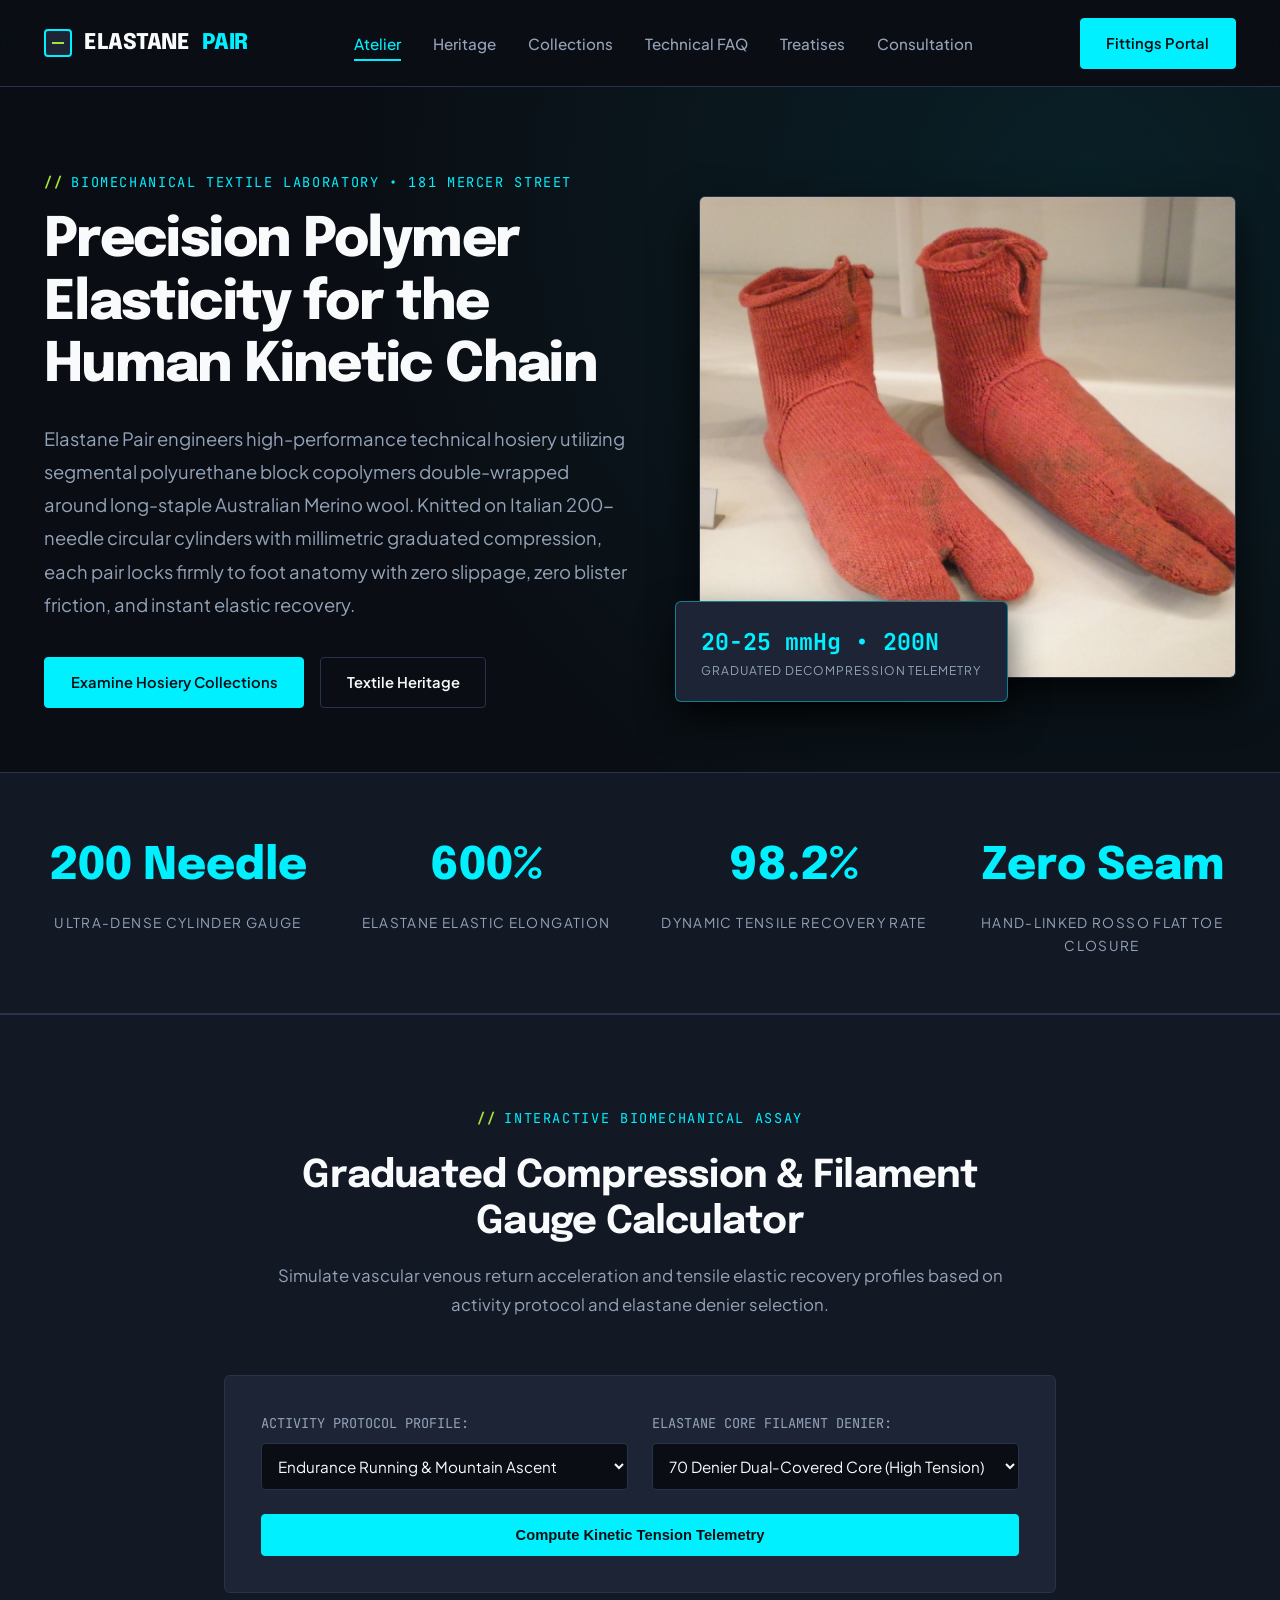
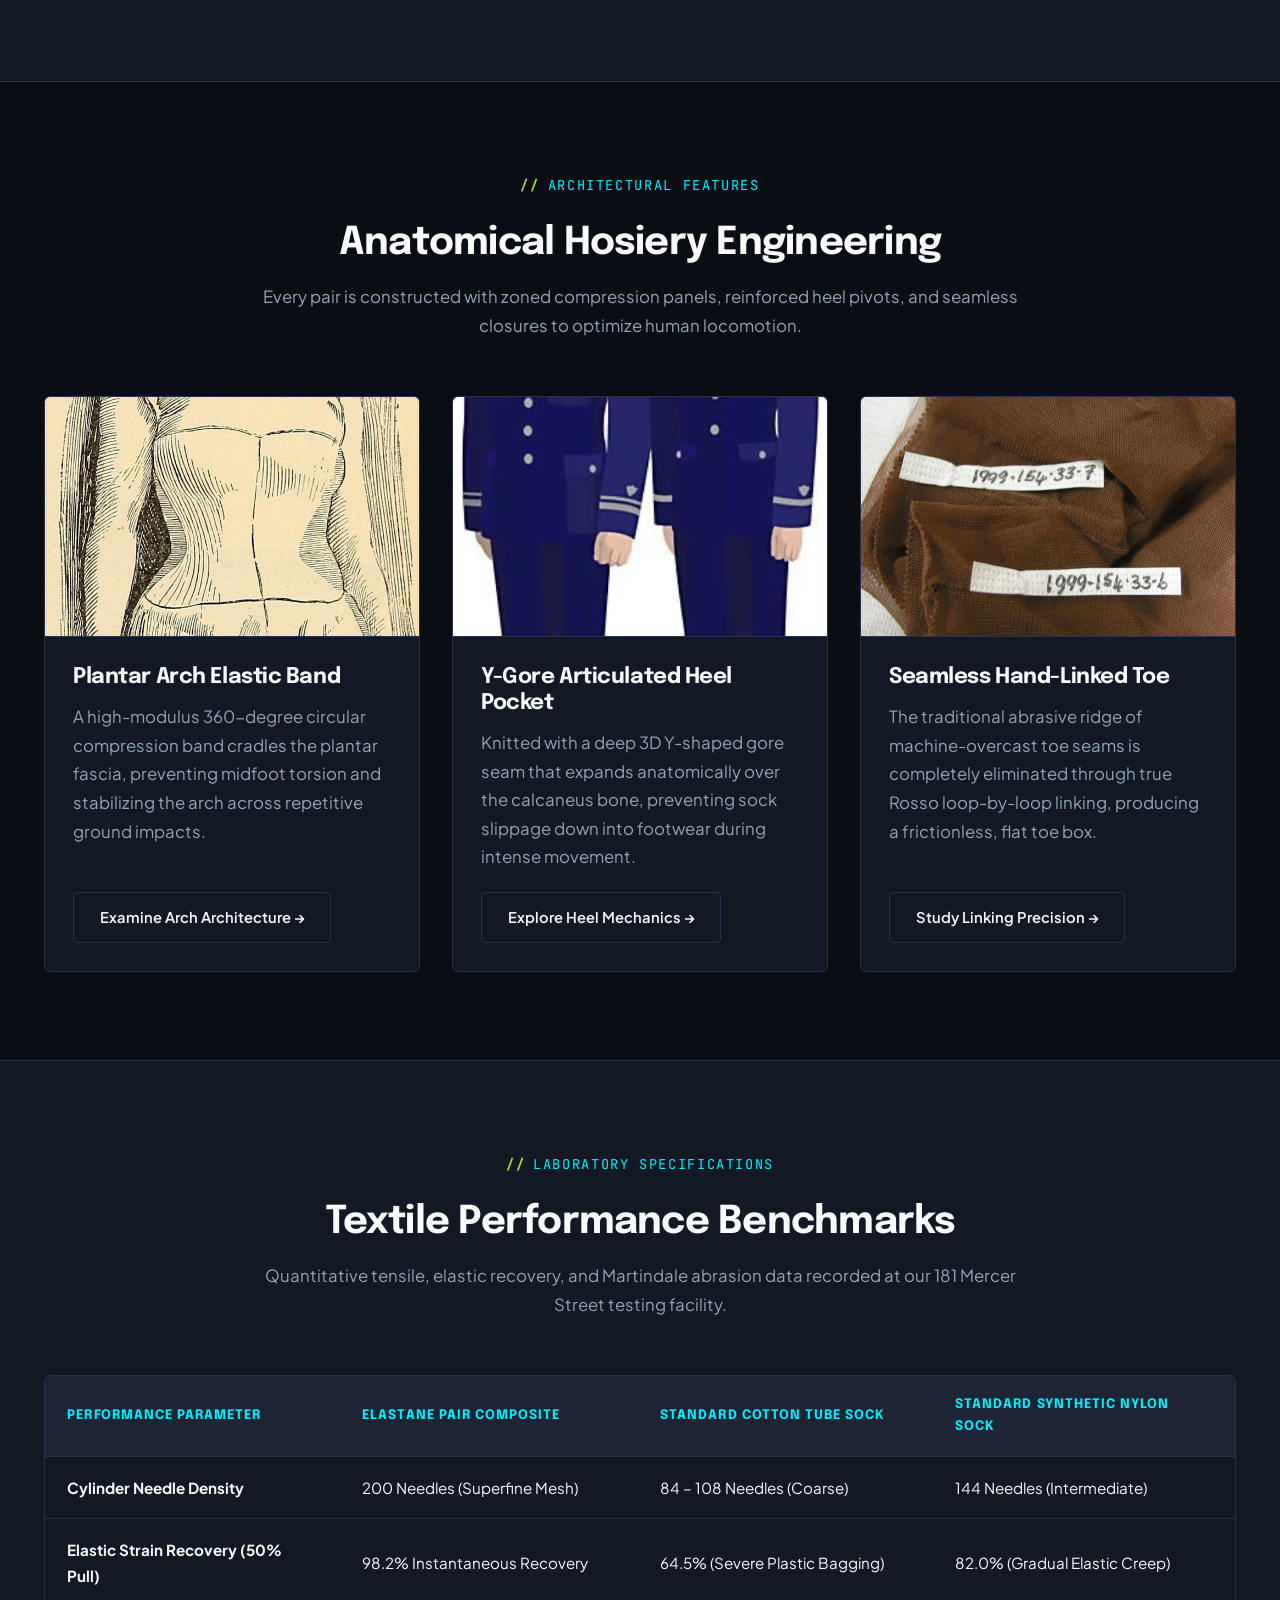
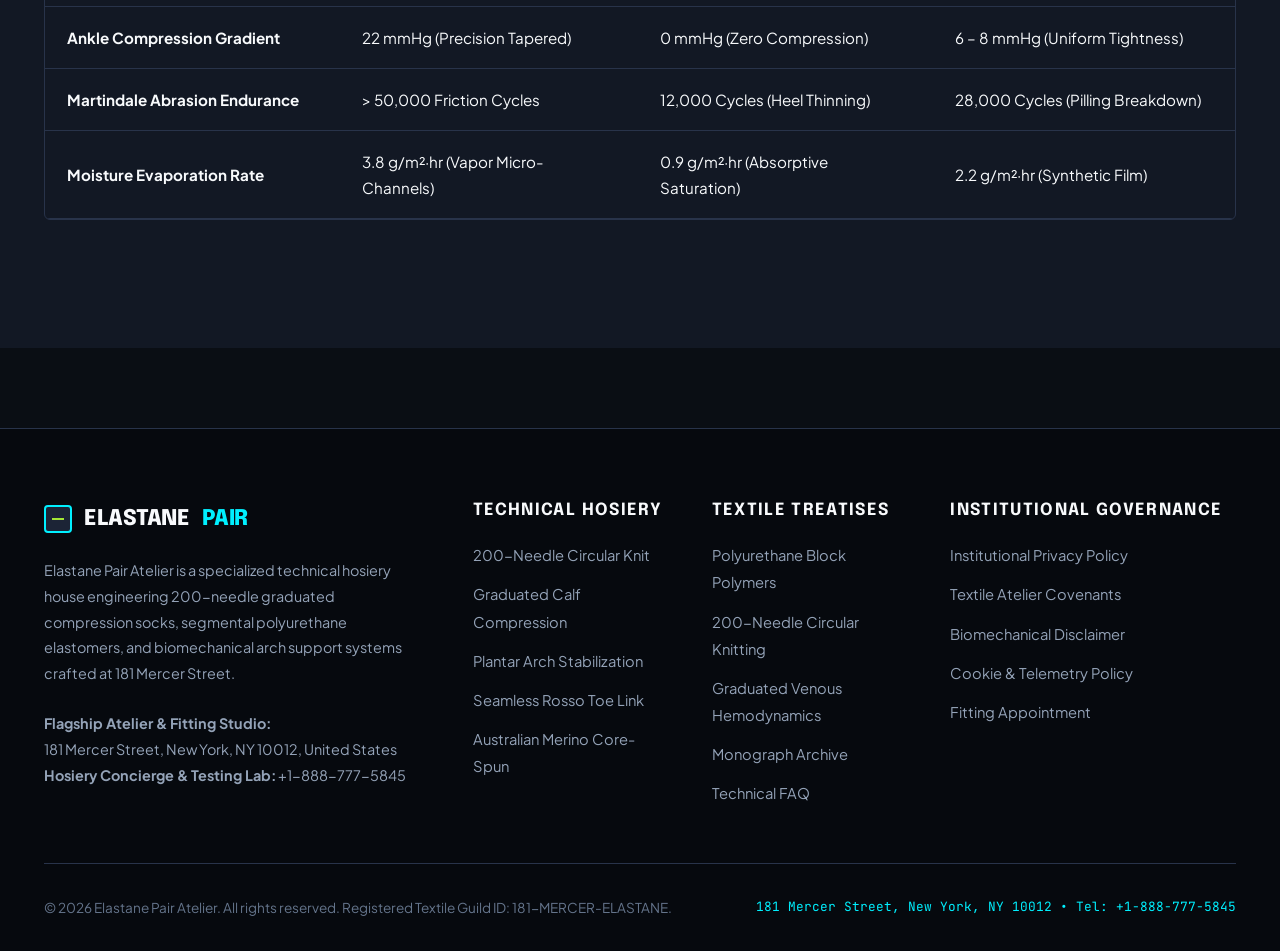
<file: index.html>
<!DOCTYPE html>
<html lang="en">
<head>
  <meta charset="UTF-8">
  <meta name="viewport" content="width=device-width, initial-scale=1.0">
  <title>Technical Graduated Compression Socks & Elastane Hosiery | Elastane Pair Technical Hosiery Atelier</title>
  <meta name="description" content="Biomechanical 200-needle crew socks, segmental polyurethane elastane cores, and graduated compression engineered at 181 Mercer Street.">
  <link rel="canonical" href="https://elastanepair.com/">
  <!-- Google tag (gtag.js) -->
  <script async src="https://www.googletagmanager.com/gtag/js?id=G-0LY0HY7L01"></script>
  <script>
    window.dataLayer = window.dataLayer || [];
    function gtag(){dataLayer.push(arguments);}
    gtag('js', new Date());
    gtag('config', 'G-0LY0HY7L01');
  </script>
  <link rel="preconnect" href="https://fonts.googleapis.com">
  <link rel="preconnect" href="https://fonts.gstatic.com" crossorigin>
  <link href="https://fonts.googleapis.com/css2?family=Epilogue:wght@600;700;800&family=JetBrains+Mono:wght@400;500;700&family=Plus+Jakarta+Sans:ital,wght@0,400;0,500;0,600;0,700;1,400&display=swap" rel="stylesheet">
  <link rel="stylesheet" href="assets/css/style.css">
</head>
<body>
<header class="site-header">
  <div class="container header-inner">
    <a href="index.html" class="brand-logo">
      <div class="brand-coil-icon"></div>
      ELASTANE <span>PAIR</span>
    </a>
    <ul class="nav-links">
      <li><a href="index.html" class="active">Atelier</a></li>
      <li><a href="about.html" class="">Heritage</a></li>
      <li><a href="services.html" class="">Collections</a></li>
      <li><a href="faq.html" class="">Technical FAQ</a></li>
      <li><a href="blog.html" class="">Treatises</a></li>
      <li><a href="contact.html" class="">Consultation</a></li>
    </ul>
    <div class="header-actions">
      <a href="contact.html" class="btn btn-primary">Fittings Portal</a>
      <button class="drawer-toggle" id="drawer-toggle" aria-label="Toggle Navigation">&#9776;</button>
    </div>
  </div>
</header>
<div class="mobile-drawer" id="mobile-drawer">
  <a href="index.html" class="active">Atelier</a>
  <a href="about.html" class="">Heritage</a>
  <a href="services.html" class="">Collections</a>
  <a href="faq.html" class="">Technical FAQ</a>
  <a href="blog.html" class="">Treatises</a>
  <a href="contact.html" class="">Fittings Portal</a>
</div>

<main>
  <!-- Hero Section -->
  <section class="hero-technical">
    <div class="container hero-grid">
      <div>
        <span class="eyebrow">Biomechanical Textile Laboratory &bull; 181 Mercer Street</span>
        <h1 class="hero-title">Precision Polymer Elasticity for the Human Kinetic Chain</h1>
        <p class="hero-lead">
          Elastane Pair engineers high-performance technical hosiery utilizing segmental polyurethane block copolymers double-wrapped around long-staple Australian Merino wool. Knitted on Italian 200-needle circular cylinders with millimetric graduated compression, each pair locks firmly to foot anatomy with zero slippage, zero blister friction, and instant elastic recovery.
        </p>
        <div style="display:flex; gap:1rem; flex-wrap:wrap;">
          <a href="services.html" class="btn btn-primary">Examine Hosiery Collections</a>
          <a href="about.html" class="btn btn-outline">Textile Heritage</a>
        </div>
      </div>
      <div class="hero-showcase">
        <div class="hero-image-frame">
          <img src="assets/images/elastane-hero-socks.jpg" alt="Technical 200-Needle Elastane Ribbed Crew Socks">
        </div>
        <div class="tension-badge">
          <div class="tension-val">20-25 mmHg &bull; 200N</div>
          <div class="tension-lbl">Graduated Decompression Telemetry</div>
        </div>
      </div>
    </div>
  </section>

  <!-- Tech Strip -->
  <section class="tech-strip">
    <div class="container tech-grid">
      <div>
        <div class="tech-stat-val">200 Needle</div>
        <div class="tech-stat-lbl">Ultra-Dense Cylinder Gauge</div>
      </div>
      <div>
        <div class="tech-stat-val">600%</div>
        <div class="tech-stat-lbl">Elastane Elastic Elongation</div>
      </div>
      <div>
        <div class="tech-stat-val">98.2%</div>
        <div class="tech-stat-lbl">Dynamic Tensile Recovery Rate</div>
      </div>
      <div>
        <div class="tech-stat-val">Zero Seam</div>
        <div class="tech-stat-lbl">Hand-Linked Rosso Flat Toe Closure</div>
      </div>
    </div>
  </section>

  <!-- Biomechanical Complication Simulator -->
  <section class="section-pad" style="background:var(--bg-surface); border-top:1px solid var(--border-subtle); border-bottom:1px solid var(--border-subtle);">
    <div class="container" style="max-width:880px;">
      <div class="section-head">
        <span class="eyebrow">Interactive Biomechanical Assay</span>
        <h2>Graduated Compression & Filament Gauge Calculator</h2>
        <p>Simulate vascular venous return acceleration and tensile elastic recovery profiles based on activity protocol and elastane denier selection.</p>
      </div>

      <div style="background:var(--bg-card); padding:2.25rem; border-radius:6px; border:1px solid var(--border-subtle);">
        <div style="display:grid; grid-template-columns:1fr 1fr; gap:1.5rem; margin-bottom:1.5rem;">
          <div>
            <label style="display:block; font-size:0.85rem; font-family:var(--font-mono); color:var(--text-secondary); margin-bottom:0.5rem;">ACTIVITY PROTOCOL PROFILE:</label>
            <select id="activity-select" style="width:100%; padding:0.75rem; background:var(--bg-base); color:var(--text-primary); border:1px solid var(--border-subtle); border-radius:4px; font-family:var(--font-body); font-size:0.95rem;">
              <option value="endurance" selected>Endurance Running & Mountain Ascent</option>
              <option value="recovery">Post-Exertion Venous Recovery & Travel</option>
              <option value="daily">Executive All-Day Standing & Urban Transit</option>
            </select>
          </div>
          <div>
            <label style="display:block; font-size:0.85rem; font-family:var(--font-mono); color:var(--text-secondary); margin-bottom:0.5rem;">ELASTANE CORE FILAMENT DENIER:</label>
            <select id="denier-select" style="width:100%; padding:0.75rem; background:var(--bg-base); color:var(--text-primary); border:1px solid var(--border-subtle); border-radius:4px; font-family:var(--font-body); font-size:0.95rem;">
              <option value="70D" selected>70 Denier Dual-Covered Core (High Tension)</option>
              <option value="40D">40 Denier Single-Covered Core (Supple Flex)</option>
              <option value="120D">120 Denier Heavy-Duty Braced Core (Maximum Stability)</option>
            </select>
          </div>
        </div>

        <button id="calc-compression-btn" class="btn btn-primary" style="width:100%;">Compute Kinetic Tension Telemetry</button>
        <div id="calc-compression-result"></div>
      </div>
    </div>
  </section>

  <!-- Engineering Features Grid -->
  <section class="section-pad">
    <div class="container">
      <div class="section-head">
        <span class="eyebrow">Architectural Features</span>
        <h2>Anatomical Hosiery Engineering</h2>
        <p>Every pair is constructed with zoned compression panels, reinforced heel pivots, and seamless closures to optimize human locomotion.</p>
      </div>

      <div class="knit-grid-3">
        <div class="knit-card">
          <img src="assets/images/elastane-graduated-calf.jpg" alt="Graduated Compression Calf Sleeve Ribbed Elastic Zone" class="knit-card-img">
          <div class="knit-card-body">
            <h3>Plantar Arch Elastic Band</h3>
            <p style="margin-bottom:1.25rem;">A high-modulus 360-degree circular compression band cradles the plantar fascia, preventing midfoot torsion and stabilizing the arch across repetitive ground impacts.</p>
            <a href="services.html" class="btn btn-outline" style="align-self:flex-start; margin-top:auto;">Examine Arch Architecture &rarr;</a>
          </div>
        </div>

        <div class="knit-card">
          <img src="assets/images/elastane-heel-cushion.jpg" alt="Reinforced Y-Gore Articulated Heel Pocket Geometry" class="knit-card-img">
          <div class="knit-card-body">
            <h3>Y-Gore Articulated Heel Pocket</h3>
            <p style="margin-bottom:1.25rem;">Knitted with a deep 3D Y-shaped gore seam that expands anatomically over the calcaneus bone, preventing sock slippage down into footwear during intense movement.</p>
            <a href="services.html" class="btn btn-outline" style="align-self:flex-start; margin-top:auto;">Explore Heel Mechanics &rarr;</a>
          </div>
        </div>

        <div class="knit-card">
          <img src="assets/images/elastane-seamless-toe.jpg" alt="Hand-Linked Rosso Seamless Toe Closure Seam" class="knit-card-img">
          <div class="knit-card-body">
            <h3>Seamless Hand-Linked Toe</h3>
            <p style="margin-bottom:1.25rem;">The traditional abrasive ridge of machine-overcast toe seams is completely eliminated through true Rosso loop-by-loop linking, producing a frictionless, flat toe box.</p>
            <a href="services.html" class="btn btn-outline" style="align-self:flex-start; margin-top:auto;">Study Linking Precision &rarr;</a>
          </div>
        </div>
      </div>
    </div>
  </section>

  <!-- Technical Spec Table -->
  <section class="section-pad" style="background:var(--bg-surface); border-top:1px solid var(--border-subtle);">
    <div class="container">
      <div class="section-head">
        <span class="eyebrow">Laboratory Specifications</span>
        <h2>Textile Performance Benchmarks</h2>
        <p>Quantitative tensile, elastic recovery, and Martindale abrasion data recorded at our 181 Mercer Street testing facility.</p>
      </div>

      <div class="spec-table-wrap">
        <table class="spec-table">
          <thead>
            <tr>
              <th>Performance Parameter</th>
              <th>Elastane Pair Composite</th>
              <th>Standard Cotton Tube Sock</th>
              <th>Standard Synthetic Nylon Sock</th>
            </tr>
          </thead>
          <tbody>
            <tr>
              <td><strong>Cylinder Needle Density</strong></td>
              <td>200 Needles (Superfine Mesh)</td>
              <td>84 &ndash; 108 Needles (Coarse)</td>
              <td>144 Needles (Intermediate)</td>
            </tr>
            <tr>
              <td><strong>Elastic Strain Recovery (50% Pull)</strong></td>
              <td>98.2% Instantaneous Recovery</td>
              <td>64.5% (Severe Plastic Bagging)</td>
              <td>82.0% (Gradual Elastic Creep)</td>
            </tr>
            <tr>
              <td><strong>Ankle Compression Gradient</strong></td>
              <td>22 mmHg (Precision Tapered)</td>
              <td>0 mmHg (Zero Compression)</td>
              <td>6 &ndash; 8 mmHg (Uniform Tightness)</td>
            </tr>
            <tr>
              <td><strong>Martindale Abrasion Endurance</strong></td>
              <td>&gt; 50,000 Friction Cycles</td>
              <td>12,000 Cycles (Heel Thinning)</td>
              <td>28,000 Cycles (Pilling Breakdown)</td>
            </tr>
            <tr>
              <td><strong>Moisture Evaporation Rate</strong></td>
              <td>3.8 g/m²·hr (Vapor Micro-Channels)</td>
              <td>0.9 g/m²·hr (Absorptive Saturation)</td>
              <td>2.2 g/m²·hr (Synthetic Film)</td>
            </tr>
          </tbody>
        </table>
      </div>
    </div>
  </section>
</main>

<footer class="site-footer">
  <div class="container">
    <div class="footer-grid">
      <div class="footer-col">
        <div class="brand-logo" style="margin-bottom:1.25rem;">
          <div class="brand-coil-icon"></div>
          ELASTANE <span>PAIR</span>
        </div>
        <p class="footer-meta" style="margin-bottom:1.5rem;">
          Elastane Pair Atelier is a specialized technical hosiery house engineering 200-needle graduated compression socks, segmental polyurethane elastomers, and biomechanical arch support systems crafted at 181 Mercer Street.
        </p>
        <p class="footer-meta">
          <strong>Flagship Atelier & Fitting Studio:</strong><br>
          181 Mercer Street, New York, NY 10012, United States<br>
          <strong>Hosiery Concierge & Testing Lab:</strong> +1-888-777-5845
        </p>
      </div>
      <div class="footer-col">
        <h4>Technical Hosiery</h4>
        <ul>
          <li><a href="services.html">200-Needle Circular Knit</a></li>
          <li><a href="services.html">Graduated Calf Compression</a></li>
          <li><a href="services.html">Plantar Arch Stabilization</a></li>
          <li><a href="services.html">Seamless Rosso Toe Link</a></li>
          <li><a href="services.html">Australian Merino Core-Spun</a></li>
        </ul>
      </div>
      <div class="footer-col">
        <h4>Textile Treatises</h4>
        <ul>
          <li><a href="blog/blog-1.html">Polyurethane Block Polymers</a></li>
          <li><a href="blog/blog-2.html">200-Needle Circular Knitting</a></li>
          <li><a href="blog/blog-3.html">Graduated Venous Hemodynamics</a></li>
          <li><a href="blog.html">Monograph Archive</a></li>
          <li><a href="faq.html">Technical FAQ</a></li>
        </ul>
      </div>
      <div class="footer-col">
        <h4>Institutional Governance</h4>
        <ul>
          <li><a href="privacy-policy.html">Institutional Privacy Policy</a></li>
          <li><a href="terms-and-conditions.html">Textile Atelier Covenants</a></li>
          <li><a href="disclaimer.html">Biomechanical Disclaimer</a></li>
          <li><a href="cookie-policy.html">Cookie & Telemetry Policy</a></li>
          <li><a href="contact.html">Fitting Appointment</a></li>
        </ul>
      </div>
    </div>
    <div class="footer-bottom">
      <div>&copy; 2026 Elastane Pair Atelier. All rights reserved. Registered Textile Guild ID: 181-MERCER-ELASTANE.</div>
      <div style="font-family:var(--font-mono); font-size:0.8rem; color:var(--accent-cyan);">181 Mercer Street, New York, NY 10012 &bull; Tel: +1-888-777-5845</div>
    </div>
  </div>
</footer>
<script src="assets/js/main.js"></script>
</body>
</html>
</file>
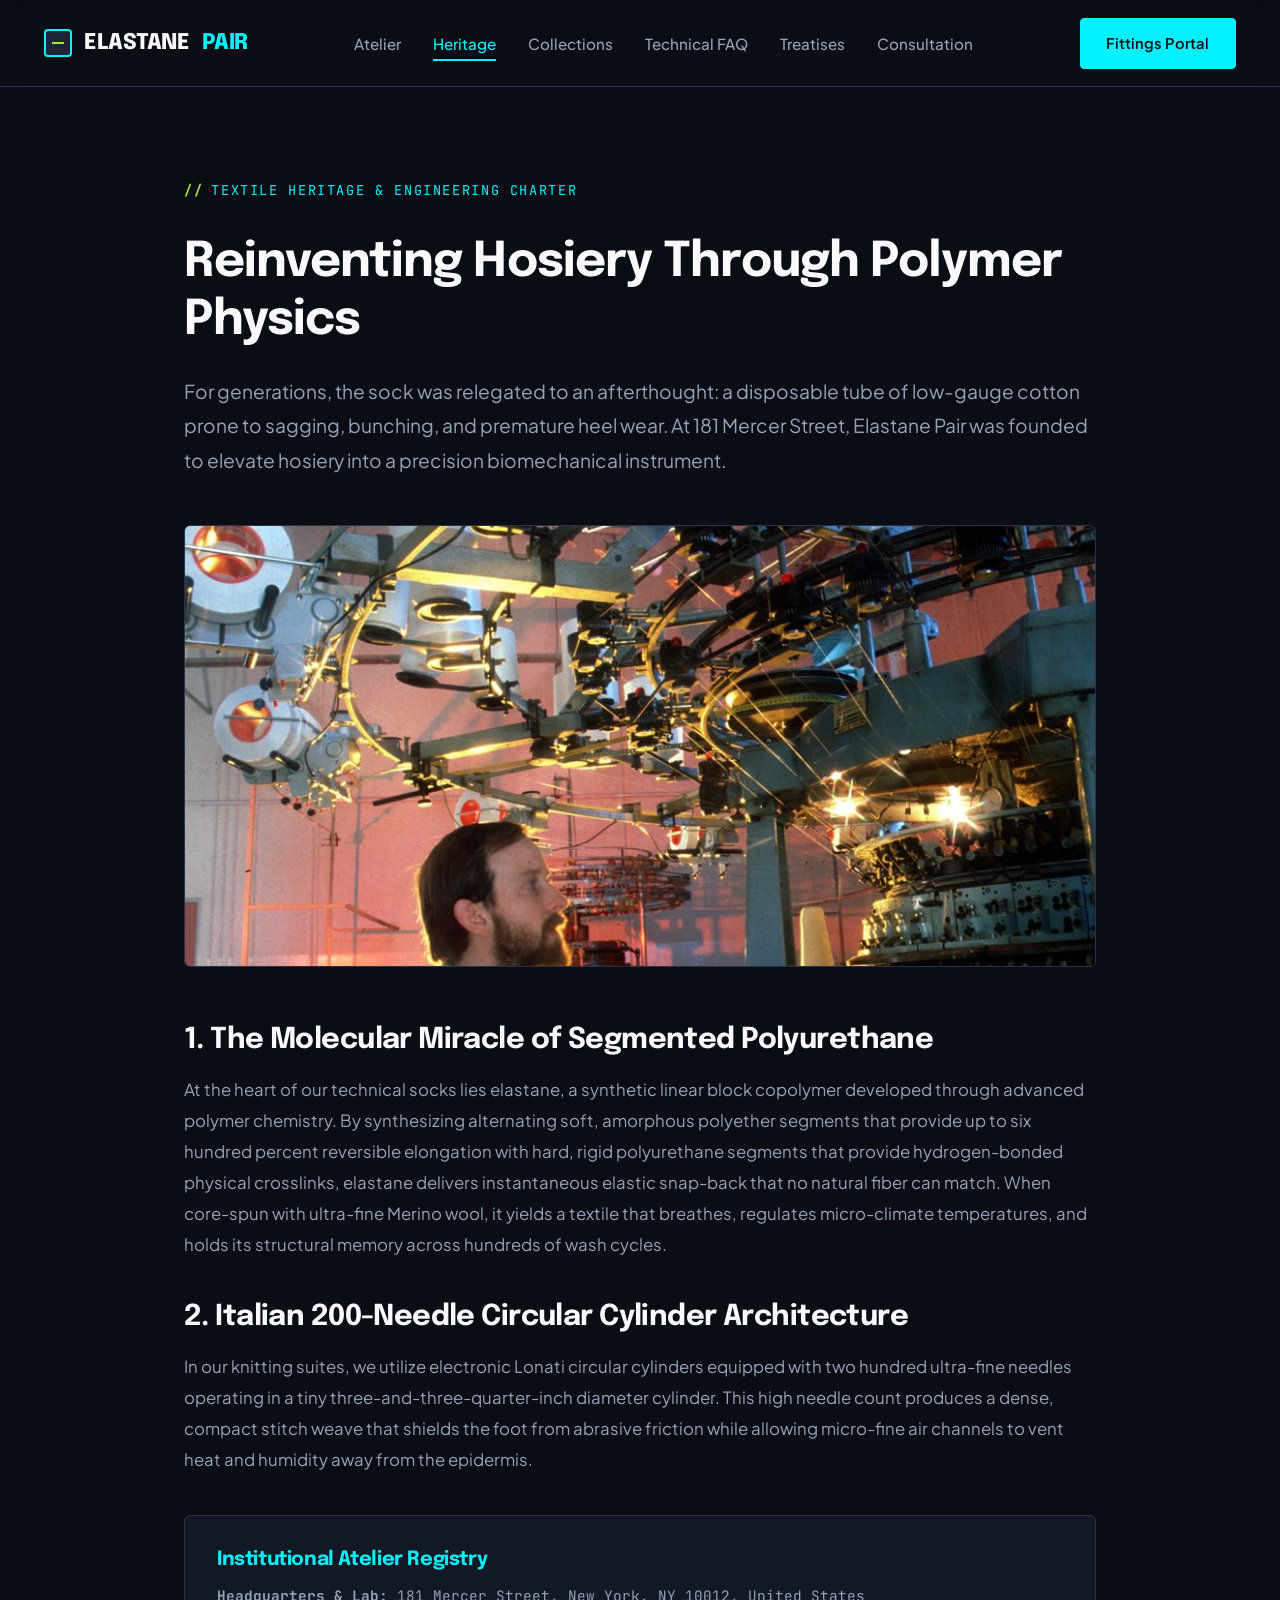
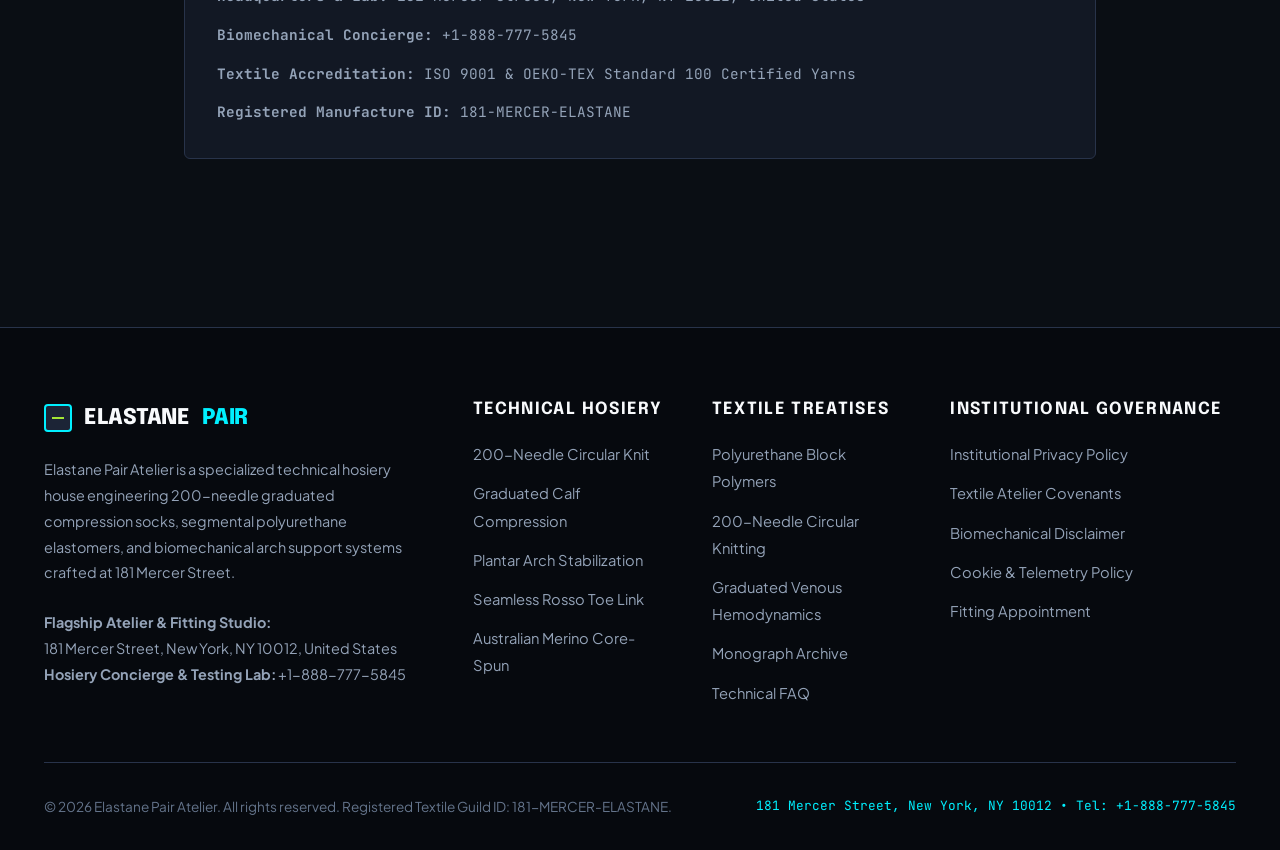
<file: about.html>
<!DOCTYPE html>
<html lang="en">
<head>
  <meta charset="UTF-8">
  <meta name="viewport" content="width=device-width, initial-scale=1.0">
  <title>Textile Heritage & Biomechanical Philosophy | Elastane Pair Technical Hosiery Atelier</title>
  <meta name="description" content="Explore the history of circular hosiery engineering, polymer science, and anatomical fitting at Elastane Pair Atelier.">
  <link rel="canonical" href="https://elastanepair.com/">
  <!-- Google tag (gtag.js) -->
  <script async src="https://www.googletagmanager.com/gtag/js?id=G-0LY0HY7L01"></script>
  <script>
    window.dataLayer = window.dataLayer || [];
    function gtag(){dataLayer.push(arguments);}
    gtag('js', new Date());
    gtag('config', 'G-0LY0HY7L01');
  </script>
  <link rel="preconnect" href="https://fonts.googleapis.com">
  <link rel="preconnect" href="https://fonts.gstatic.com" crossorigin>
  <link href="https://fonts.googleapis.com/css2?family=Epilogue:wght@600;700;800&family=JetBrains+Mono:wght@400;500;700&family=Plus+Jakarta+Sans:ital,wght@0,400;0,500;0,600;0,700;1,400&display=swap" rel="stylesheet">
  <link rel="stylesheet" href="assets/css/style.css">
</head>
<body>
<header class="site-header">
  <div class="container header-inner">
    <a href="index.html" class="brand-logo">
      <div class="brand-coil-icon"></div>
      ELASTANE <span>PAIR</span>
    </a>
    <ul class="nav-links">
      <li><a href="index.html" class="">Atelier</a></li>
      <li><a href="about.html" class="active">Heritage</a></li>
      <li><a href="services.html" class="">Collections</a></li>
      <li><a href="faq.html" class="">Technical FAQ</a></li>
      <li><a href="blog.html" class="">Treatises</a></li>
      <li><a href="contact.html" class="">Consultation</a></li>
    </ul>
    <div class="header-actions">
      <a href="contact.html" class="btn btn-primary">Fittings Portal</a>
      <button class="drawer-toggle" id="drawer-toggle" aria-label="Toggle Navigation">&#9776;</button>
    </div>
  </div>
</header>
<div class="mobile-drawer" id="mobile-drawer">
  <a href="index.html" class="">Atelier</a>
  <a href="about.html" class="active">Heritage</a>
  <a href="services.html" class="">Collections</a>
  <a href="faq.html" class="">Technical FAQ</a>
  <a href="blog.html" class="">Treatises</a>
  <a href="contact.html" class="">Fittings Portal</a>
</div>

<main>
  <section class="section-pad">
    <div class="container" style="max-width:960px;">
      <span class="eyebrow">Textile Heritage & Engineering Charter</span>
      <h1 style="margin:1rem 0 1.5rem; font-size:3rem;">Reinventing Hosiery Through Polymer Physics</h1>
      <p style="font-size:1.2rem; color:var(--text-secondary); margin-bottom:3rem; line-height:1.8;">
        For generations, the sock was relegated to an afterthought: a disposable tube of low-gauge cotton prone to sagging, bunching, and premature heel wear. At 181 Mercer Street, Elastane Pair was founded to elevate hosiery into a precision biomechanical instrument.
      </p>

      <div style="margin-bottom:3.5rem; border-radius:6px; overflow:hidden; border:1px solid var(--border-subtle);">
        <img src="assets/images/elastane-circular-knit.jpg" alt="Lonati 200-Needle High-Speed Circular Sock Knitting Machine" style="width:100%; height:440px; object-fit:cover;">
      </div>

      <div style="display:flex; flex-direction:column; gap:2.5rem; color:var(--text-secondary); font-size:1.05rem; line-height:1.85;">
        <div>
          <h2 style="color:var(--text-primary); font-size:1.8rem; margin-bottom:1rem;">1. The Molecular Miracle of Segmented Polyurethane</h2>
          <p>
            At the heart of our technical socks lies elastane, a synthetic linear block copolymer developed through advanced polymer chemistry. By synthesizing alternating soft, amorphous polyether segments that provide up to six hundred percent reversible elongation with hard, rigid polyurethane segments that provide hydrogen-bonded physical crosslinks, elastane delivers instantaneous elastic snap-back that no natural fiber can match. When core-spun with ultra-fine Merino wool, it yields a textile that breathes, regulates micro-climate temperatures, and holds its structural memory across hundreds of wash cycles.
          </p>
        </div>

        <div>
          <h2 style="color:var(--text-primary); font-size:1.8rem; margin-bottom:1rem;">2. Italian 200-Needle Circular Cylinder Architecture</h2>
          <p>
            In our knitting suites, we utilize electronic Lonati circular cylinders equipped with two hundred ultra-fine needles operating in a tiny three-and-three-quarter-inch diameter cylinder. This high needle count produces a dense, compact stitch weave that shields the foot from abrasive friction while allowing micro-fine air channels to vent heat and humidity away from the epidermis.
          </p>
        </div>

        <div style="background:var(--bg-surface); padding:2rem; border-radius:6px; border:1px solid var(--border-subtle);">
          <h3 style="color:var(--accent-cyan); margin-bottom:0.75rem; font-family:var(--font-heading);">Institutional Atelier Registry</h3>
          <ul style="list-style:none; display:flex; flex-direction:column; gap:0.75rem; font-family:var(--font-mono); font-size:0.9rem;">
            <li><strong>Headquarters & Lab:</strong> 181 Mercer Street, New York, NY 10012, United States</li>
            <li><strong>Biomechanical Concierge:</strong> +1-888-777-5845</li>
            <li><strong>Textile Accreditation:</strong> ISO 9001 & OEKO-TEX Standard 100 Certified Yarns</li>
            <li><strong>Registered Manufacture ID:</strong> 181-MERCER-ELASTANE</li>
          </ul>
        </div>
      </div>
    </div>
  </section>
</main>

<footer class="site-footer">
  <div class="container">
    <div class="footer-grid">
      <div class="footer-col">
        <div class="brand-logo" style="margin-bottom:1.25rem;">
          <div class="brand-coil-icon"></div>
          ELASTANE <span>PAIR</span>
        </div>
        <p class="footer-meta" style="margin-bottom:1.5rem;">
          Elastane Pair Atelier is a specialized technical hosiery house engineering 200-needle graduated compression socks, segmental polyurethane elastomers, and biomechanical arch support systems crafted at 181 Mercer Street.
        </p>
        <p class="footer-meta">
          <strong>Flagship Atelier & Fitting Studio:</strong><br>
          181 Mercer Street, New York, NY 10012, United States<br>
          <strong>Hosiery Concierge & Testing Lab:</strong> +1-888-777-5845
        </p>
      </div>
      <div class="footer-col">
        <h4>Technical Hosiery</h4>
        <ul>
          <li><a href="services.html">200-Needle Circular Knit</a></li>
          <li><a href="services.html">Graduated Calf Compression</a></li>
          <li><a href="services.html">Plantar Arch Stabilization</a></li>
          <li><a href="services.html">Seamless Rosso Toe Link</a></li>
          <li><a href="services.html">Australian Merino Core-Spun</a></li>
        </ul>
      </div>
      <div class="footer-col">
        <h4>Textile Treatises</h4>
        <ul>
          <li><a href="blog/blog-1.html">Polyurethane Block Polymers</a></li>
          <li><a href="blog/blog-2.html">200-Needle Circular Knitting</a></li>
          <li><a href="blog/blog-3.html">Graduated Venous Hemodynamics</a></li>
          <li><a href="blog.html">Monograph Archive</a></li>
          <li><a href="faq.html">Technical FAQ</a></li>
        </ul>
      </div>
      <div class="footer-col">
        <h4>Institutional Governance</h4>
        <ul>
          <li><a href="privacy-policy.html">Institutional Privacy Policy</a></li>
          <li><a href="terms-and-conditions.html">Textile Atelier Covenants</a></li>
          <li><a href="disclaimer.html">Biomechanical Disclaimer</a></li>
          <li><a href="cookie-policy.html">Cookie & Telemetry Policy</a></li>
          <li><a href="contact.html">Fitting Appointment</a></li>
        </ul>
      </div>
    </div>
    <div class="footer-bottom">
      <div>&copy; 2026 Elastane Pair Atelier. All rights reserved. Registered Textile Guild ID: 181-MERCER-ELASTANE.</div>
      <div style="font-family:var(--font-mono); font-size:0.8rem; color:var(--accent-cyan);">181 Mercer Street, New York, NY 10012 &bull; Tel: +1-888-777-5845</div>
    </div>
  </div>
</footer>
<script src="assets/js/main.js"></script>
</body>
</html>
</file>
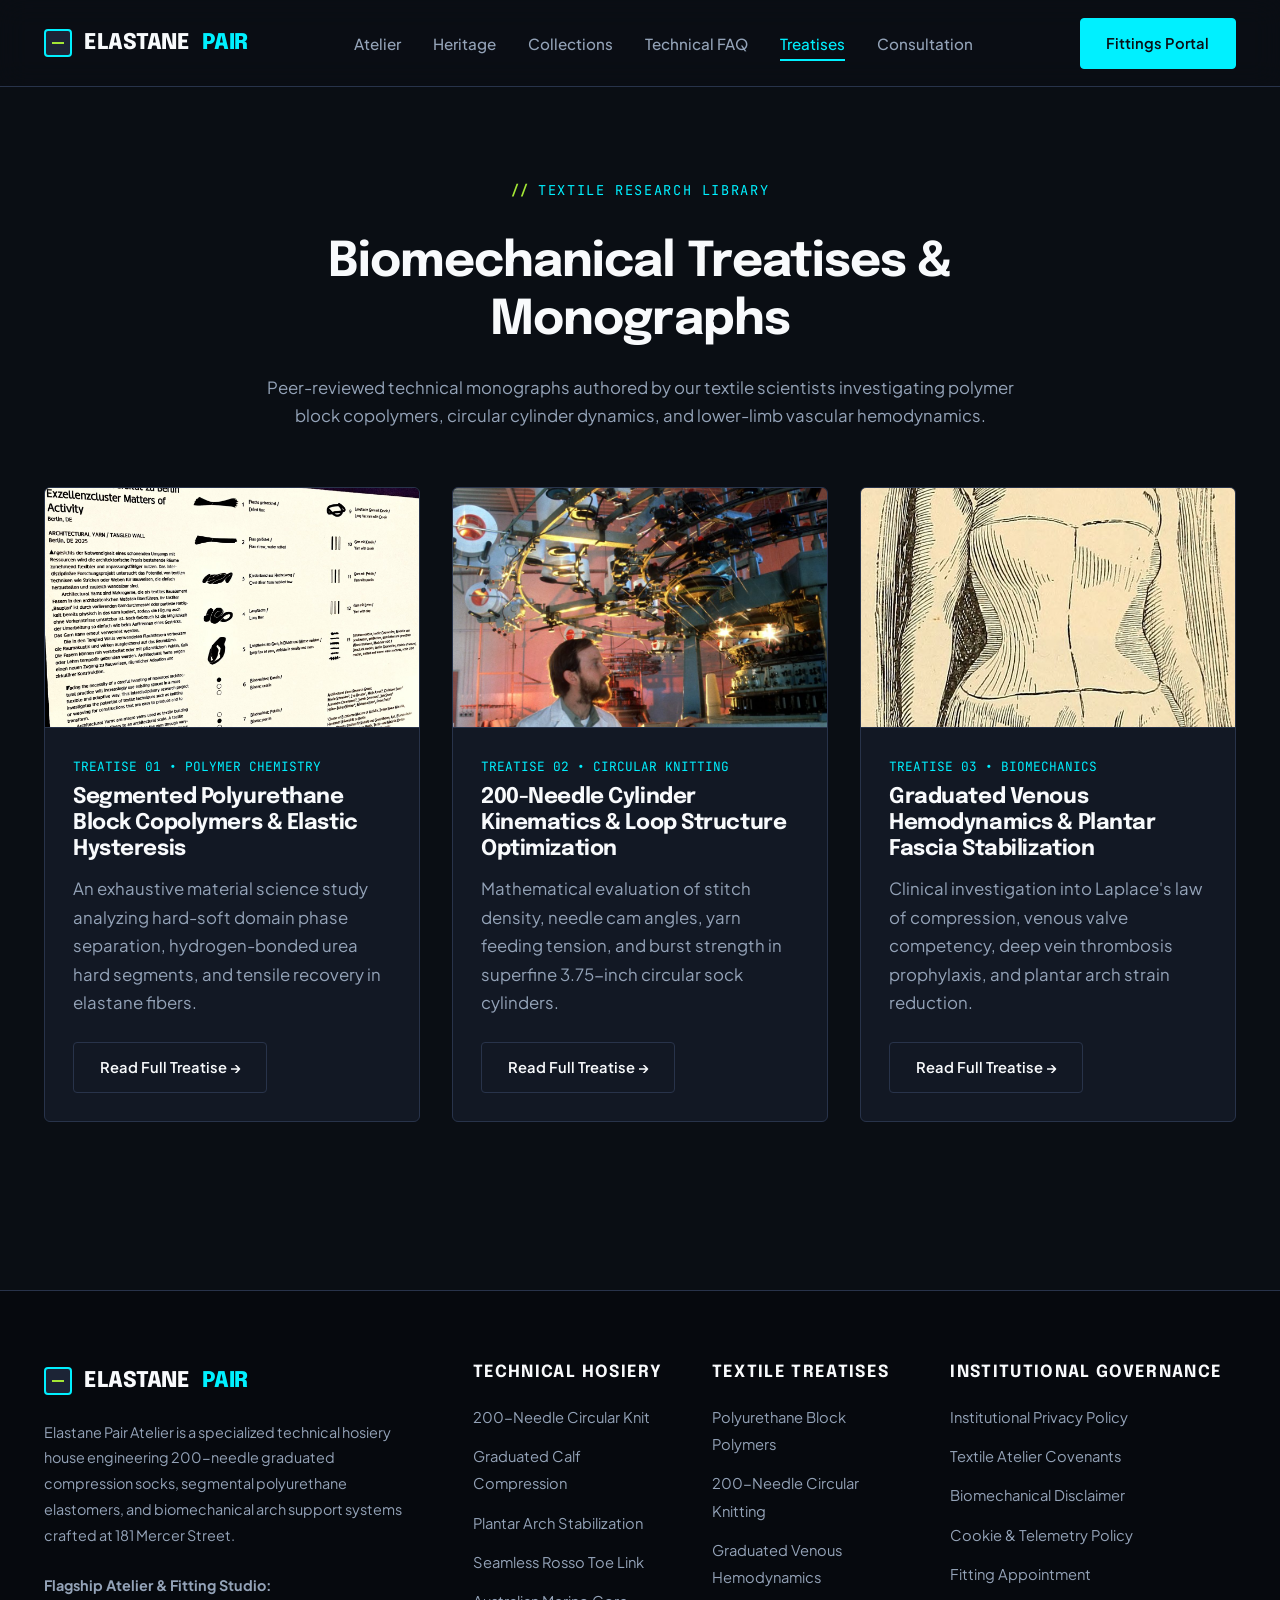
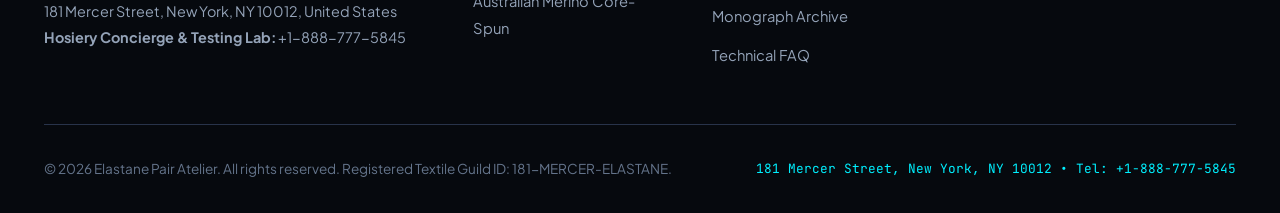
<file: blog.html>
<!DOCTYPE html>
<html lang="en">
<head>
  <meta charset="UTF-8">
  <meta name="viewport" content="width=device-width, initial-scale=1.0">
  <title>Textile Physics & Biomechanical Hosiery Treatises | Elastane Pair Technical Hosiery Atelier</title>
  <meta name="description" content="Academic monographs and hosiery research papers exploring segmental polyurethane chemistry, 200-needle knitting, and graduated compression.">
  <link rel="canonical" href="https://elastanepair.com/">
  <!-- Google tag (gtag.js) -->
  <script async src="https://www.googletagmanager.com/gtag/js?id=G-0LY0HY7L01"></script>
  <script>
    window.dataLayer = window.dataLayer || [];
    function gtag(){dataLayer.push(arguments);}
    gtag('js', new Date());
    gtag('config', 'G-0LY0HY7L01');
  </script>
  <link rel="preconnect" href="https://fonts.googleapis.com">
  <link rel="preconnect" href="https://fonts.gstatic.com" crossorigin>
  <link href="https://fonts.googleapis.com/css2?family=Epilogue:wght@600;700;800&family=JetBrains+Mono:wght@400;500;700&family=Plus+Jakarta+Sans:ital,wght@0,400;0,500;0,600;0,700;1,400&display=swap" rel="stylesheet">
  <link rel="stylesheet" href="assets/css/style.css">
</head>
<body>
<header class="site-header">
  <div class="container header-inner">
    <a href="index.html" class="brand-logo">
      <div class="brand-coil-icon"></div>
      ELASTANE <span>PAIR</span>
    </a>
    <ul class="nav-links">
      <li><a href="index.html" class="">Atelier</a></li>
      <li><a href="about.html" class="">Heritage</a></li>
      <li><a href="services.html" class="">Collections</a></li>
      <li><a href="faq.html" class="">Technical FAQ</a></li>
      <li><a href="blog.html" class="active">Treatises</a></li>
      <li><a href="contact.html" class="">Consultation</a></li>
    </ul>
    <div class="header-actions">
      <a href="contact.html" class="btn btn-primary">Fittings Portal</a>
      <button class="drawer-toggle" id="drawer-toggle" aria-label="Toggle Navigation">&#9776;</button>
    </div>
  </div>
</header>
<div class="mobile-drawer" id="mobile-drawer">
  <a href="index.html" class="">Atelier</a>
  <a href="about.html" class="">Heritage</a>
  <a href="services.html" class="">Collections</a>
  <a href="faq.html" class="">Technical FAQ</a>
  <a href="blog.html" class="active">Treatises</a>
  <a href="contact.html" class="">Fittings Portal</a>
</div>

<main>
  <article class="section-pad">
    <div class="container">
      <div class="section-head">
        <span class="eyebrow">Textile Research Library</span>
        <h1 style="margin:1rem 0 1.5rem; font-size:3rem;">Biomechanical Treatises & Monographs</h1>
        <p>Peer-reviewed technical monographs authored by our textile scientists investigating polymer block copolymers, circular cylinder dynamics, and lower-limb vascular hemodynamics.</p>
      </div>

      <div class="knit-grid-3">
        <div class="knit-card">
          <img src="assets/images/elastane-compression-macro.jpg" alt="Microscopic Knit Mesh Structure Showing Elastane Core Fiber" class="knit-card-img">
          <div class="knit-card-body">
            <span style="font-family:var(--font-mono); font-size:0.8rem; color:var(--accent-cyan); margin-bottom:0.5rem; display:block;">TREATISE 01 &bull; POLYMER CHEMISTRY</span>
            <h3>Segmented Polyurethane Block Copolymers & Elastic Hysteresis</h3>
            <p style="margin-bottom:1.5rem; flex-grow:1;">An exhaustive material science study analyzing hard-soft domain phase separation, hydrogen-bonded urea hard segments, and tensile recovery in elastane fibers.</p>
            <a href="blog/blog-1.html" class="btn btn-outline" style="align-self:flex-start;">Read Full Treatise &rarr;</a>
          </div>
        </div>

        <div class="knit-card">
          <img src="assets/images/elastane-circular-knit.jpg" alt="Lonati 200-Needle High-Speed Circular Sock Knitting Machine" class="knit-card-img">
          <div class="knit-card-body">
            <span style="font-family:var(--font-mono); font-size:0.8rem; color:var(--accent-cyan); margin-bottom:0.5rem; display:block;">TREATISE 02 &bull; CIRCULAR KNITTING</span>
            <h3>200-Needle Cylinder Kinematics & Loop Structure Optimization</h3>
            <p style="margin-bottom:1.5rem; flex-grow:1;">Mathematical evaluation of stitch density, needle cam angles, yarn feeding tension, and burst strength in superfine 3.75-inch circular sock cylinders.</p>
            <a href="blog/blog-2.html" class="btn btn-outline" style="align-self:flex-start;">Read Full Treatise &rarr;</a>
          </div>
        </div>

        <div class="knit-card">
          <img src="assets/images/elastane-graduated-calf.jpg" alt="Graduated Compression Calf Sleeve Ribbed Elastic Zone" class="knit-card-img">
          <div class="knit-card-body">
            <span style="font-family:var(--font-mono); font-size:0.8rem; color:var(--accent-cyan); margin-bottom:0.5rem; display:block;">TREATISE 03 &bull; BIOMECHANICS</span>
            <h3>Graduated Venous Hemodynamics & Plantar Fascia Stabilization</h3>
            <p style="margin-bottom:1.5rem; flex-grow:1;">Clinical investigation into Laplace's law of compression, venous valve competency, deep vein thrombosis prophylaxis, and plantar arch strain reduction.</p>
            <a href="blog/blog-3.html" class="btn btn-outline" style="align-self:flex-start;">Read Full Treatise &rarr;</a>
          </div>
        </div>
      </div>
    </div>
  </article>
</main>

<footer class="site-footer">
  <div class="container">
    <div class="footer-grid">
      <div class="footer-col">
        <div class="brand-logo" style="margin-bottom:1.25rem;">
          <div class="brand-coil-icon"></div>
          ELASTANE <span>PAIR</span>
        </div>
        <p class="footer-meta" style="margin-bottom:1.5rem;">
          Elastane Pair Atelier is a specialized technical hosiery house engineering 200-needle graduated compression socks, segmental polyurethane elastomers, and biomechanical arch support systems crafted at 181 Mercer Street.
        </p>
        <p class="footer-meta">
          <strong>Flagship Atelier & Fitting Studio:</strong><br>
          181 Mercer Street, New York, NY 10012, United States<br>
          <strong>Hosiery Concierge & Testing Lab:</strong> +1-888-777-5845
        </p>
      </div>
      <div class="footer-col">
        <h4>Technical Hosiery</h4>
        <ul>
          <li><a href="services.html">200-Needle Circular Knit</a></li>
          <li><a href="services.html">Graduated Calf Compression</a></li>
          <li><a href="services.html">Plantar Arch Stabilization</a></li>
          <li><a href="services.html">Seamless Rosso Toe Link</a></li>
          <li><a href="services.html">Australian Merino Core-Spun</a></li>
        </ul>
      </div>
      <div class="footer-col">
        <h4>Textile Treatises</h4>
        <ul>
          <li><a href="blog/blog-1.html">Polyurethane Block Polymers</a></li>
          <li><a href="blog/blog-2.html">200-Needle Circular Knitting</a></li>
          <li><a href="blog/blog-3.html">Graduated Venous Hemodynamics</a></li>
          <li><a href="blog.html">Monograph Archive</a></li>
          <li><a href="faq.html">Technical FAQ</a></li>
        </ul>
      </div>
      <div class="footer-col">
        <h4>Institutional Governance</h4>
        <ul>
          <li><a href="privacy-policy.html">Institutional Privacy Policy</a></li>
          <li><a href="terms-and-conditions.html">Textile Atelier Covenants</a></li>
          <li><a href="disclaimer.html">Biomechanical Disclaimer</a></li>
          <li><a href="cookie-policy.html">Cookie & Telemetry Policy</a></li>
          <li><a href="contact.html">Fitting Appointment</a></li>
        </ul>
      </div>
    </div>
    <div class="footer-bottom">
      <div>&copy; 2026 Elastane Pair Atelier. All rights reserved. Registered Textile Guild ID: 181-MERCER-ELASTANE.</div>
      <div style="font-family:var(--font-mono); font-size:0.8rem; color:var(--accent-cyan);">181 Mercer Street, New York, NY 10012 &bull; Tel: +1-888-777-5845</div>
    </div>
  </div>
</footer>
<script src="assets/js/main.js"></script>
</body>
</html>
</file>
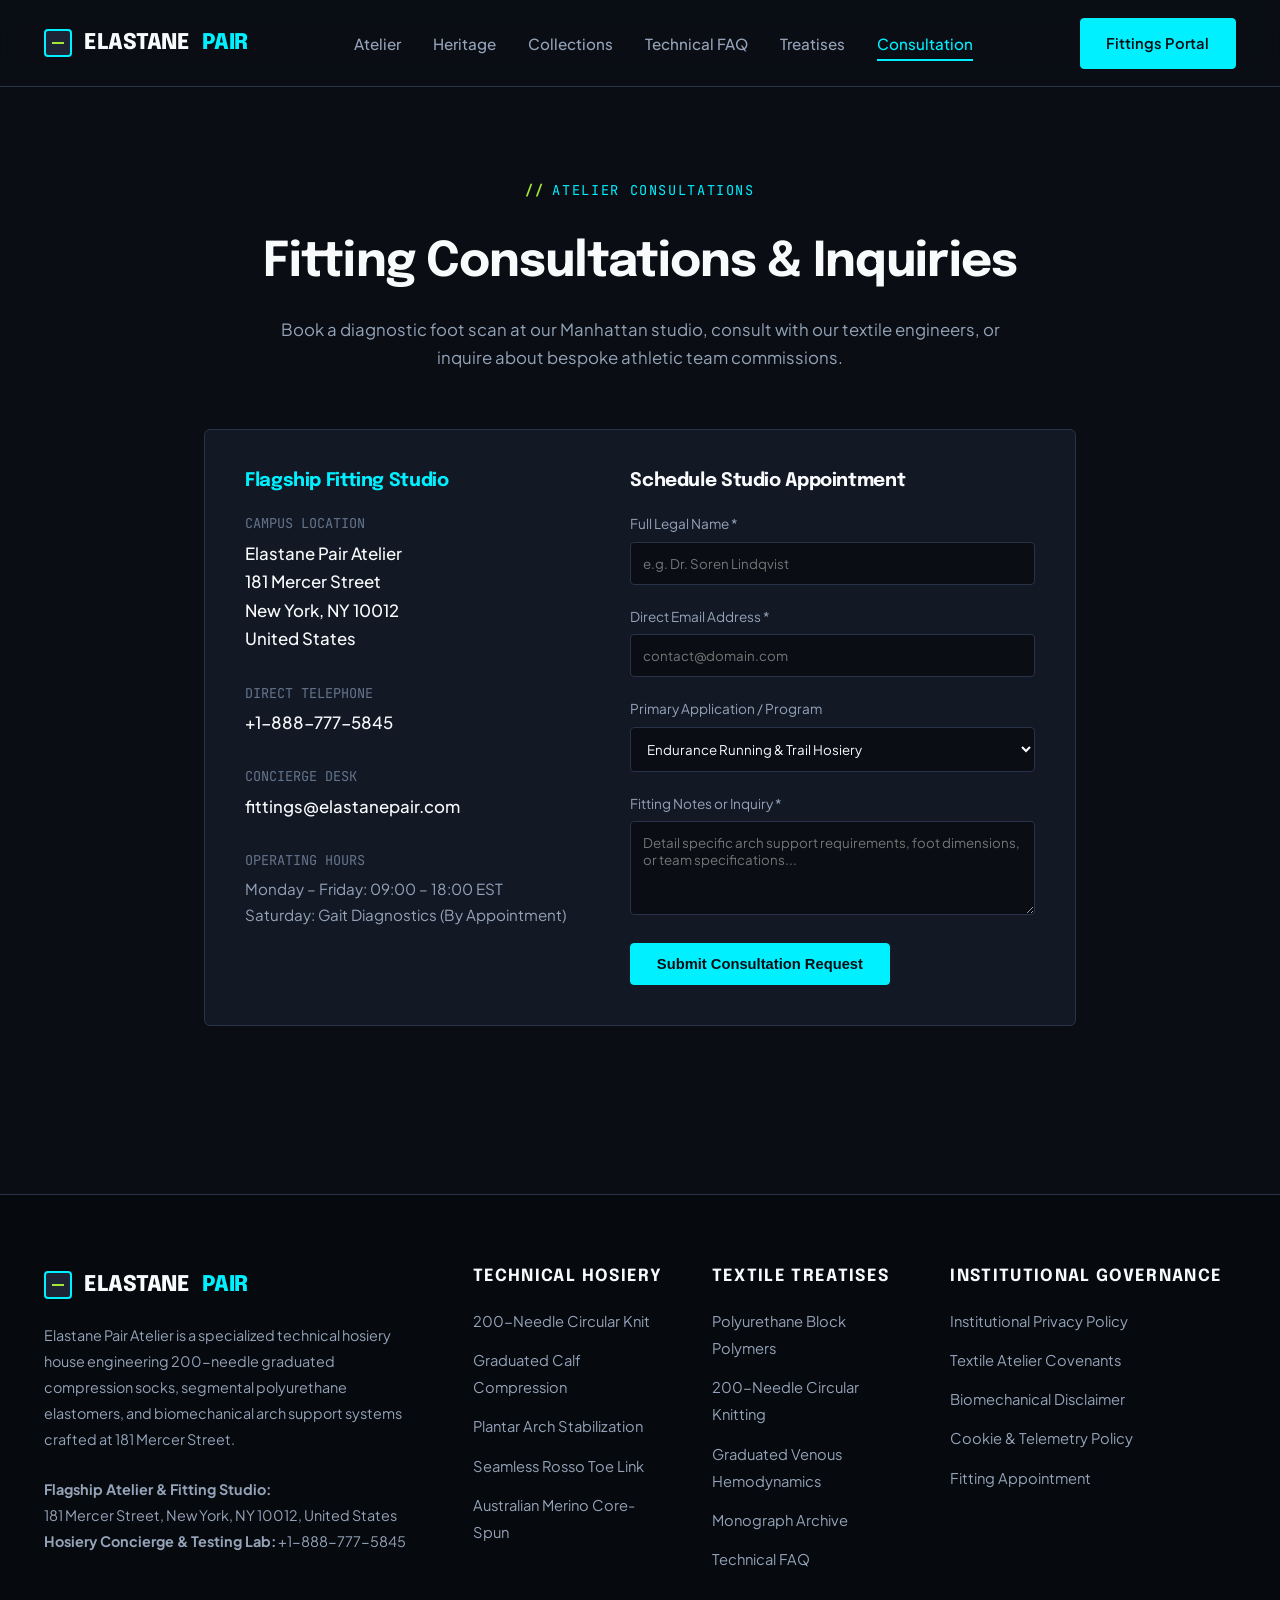
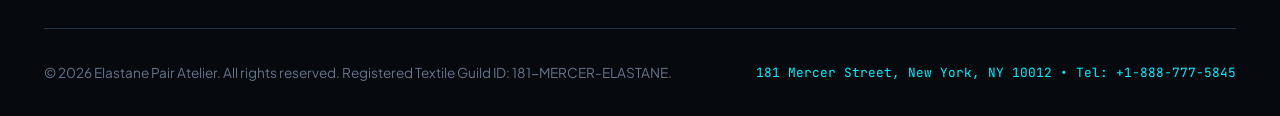
<file: contact.html>
<!DOCTYPE html>
<html lang="en">
<head>
  <meta charset="UTF-8">
  <meta name="viewport" content="width=device-width, initial-scale=1.0">
  <title>Consultations, Custom Fitting & Inquiries | Elastane Pair Technical Hosiery Atelier</title>
  <meta name="description" content="Schedule an anatomical hosiery fitting at 181 Mercer Street, New York, NY 10012 or call +1-888-777-5845 for bespoke inquiries.">
  <link rel="canonical" href="https://elastanepair.com/">
  <!-- Google tag (gtag.js) -->
  <script async src="https://www.googletagmanager.com/gtag/js?id=G-0LY0HY7L01"></script>
  <script>
    window.dataLayer = window.dataLayer || [];
    function gtag(){dataLayer.push(arguments);}
    gtag('js', new Date());
    gtag('config', 'G-0LY0HY7L01');
  </script>
  <link rel="preconnect" href="https://fonts.googleapis.com">
  <link rel="preconnect" href="https://fonts.gstatic.com" crossorigin>
  <link href="https://fonts.googleapis.com/css2?family=Epilogue:wght@600;700;800&family=JetBrains+Mono:wght@400;500;700&family=Plus+Jakarta+Sans:ital,wght@0,400;0,500;0,600;0,700;1,400&display=swap" rel="stylesheet">
  <link rel="stylesheet" href="assets/css/style.css">
</head>
<body>
<header class="site-header">
  <div class="container header-inner">
    <a href="index.html" class="brand-logo">
      <div class="brand-coil-icon"></div>
      ELASTANE <span>PAIR</span>
    </a>
    <ul class="nav-links">
      <li><a href="index.html" class="">Atelier</a></li>
      <li><a href="about.html" class="">Heritage</a></li>
      <li><a href="services.html" class="">Collections</a></li>
      <li><a href="faq.html" class="">Technical FAQ</a></li>
      <li><a href="blog.html" class="">Treatises</a></li>
      <li><a href="contact.html" class="active">Consultation</a></li>
    </ul>
    <div class="header-actions">
      <a href="contact.html" class="btn btn-primary">Fittings Portal</a>
      <button class="drawer-toggle" id="drawer-toggle" aria-label="Toggle Navigation">&#9776;</button>
    </div>
  </div>
</header>
<div class="mobile-drawer" id="mobile-drawer">
  <a href="index.html" class="">Atelier</a>
  <a href="about.html" class="">Heritage</a>
  <a href="services.html" class="">Collections</a>
  <a href="faq.html" class="">Technical FAQ</a>
  <a href="blog.html" class="">Treatises</a>
  <a href="contact.html" class="active">Fittings Portal</a>
</div>

<main>
  <section class="section-pad">
    <div class="container" style="max-width:920px;">
      <div class="section-head">
        <span class="eyebrow">Atelier Consultations</span>
        <h1 style="margin:1rem 0 1.5rem; font-size:3rem;">Fitting Consultations & Inquiries</h1>
        <p>Book a diagnostic foot scan at our Manhattan studio, consult with our textile engineers, or inquire about bespoke athletic team commissions.</p>
      </div>

      <div style="display:grid; grid-template-columns:1fr 1.2fr; gap:3rem; background:var(--bg-surface); border:1px solid var(--border-subtle); border-radius:6px; padding:2.5rem;">
        <div>
          <h3 style="color:var(--accent-cyan); margin-bottom:1.25rem; font-family:var(--font-heading);">Flagship Fitting Studio</h3>
          
          <div style="margin-bottom:1.75rem;">
            <p style="font-size:0.85rem; font-family:var(--font-mono); text-transform:uppercase; color:var(--text-muted); margin-bottom:0.25rem;">Campus Location</p>
            <p style="color:var(--text-primary); font-weight:500;">
              Elastane Pair Atelier<br>
              181 Mercer Street<br>
              New York, NY 10012<br>
              United States
            </p>
          </div>

          <div style="margin-bottom:1.75rem;">
            <p style="font-size:0.85rem; font-family:var(--font-mono); text-transform:uppercase; color:var(--text-muted); margin-bottom:0.25rem;">Direct Telephone</p>
            <p style="color:var(--text-primary); font-weight:500;">
              +1-888-777-5845
            </p>
          </div>

          <div style="margin-bottom:1.75rem;">
            <p style="font-size:0.85rem; font-family:var(--font-mono); text-transform:uppercase; color:var(--text-muted); margin-bottom:0.25rem;">Concierge Desk</p>
            <p style="color:var(--text-primary); font-weight:500;">
              fittings@elastanepair.com
            </p>
          </div>

          <div>
            <p style="font-size:0.85rem; font-family:var(--font-mono); text-transform:uppercase; color:var(--text-muted); margin-bottom:0.25rem;">Operating Hours</p>
            <p style="color:var(--text-secondary); font-size:0.95rem;">
              Monday &ndash; Friday: 09:00 &ndash; 18:00 EST<br>
              Saturday: Gait Diagnostics (By Appointment)
            </p>
          </div>
        </div>

        <div>
          <h3 style="margin-bottom:1.25rem; font-family:var(--font-heading);">Schedule Studio Appointment</h3>
          <form onsubmit="event.preventDefault(); alert('Thank you for contacting Elastane Pair Atelier. Our technical fitting specialist will respond within 24 hours to confirm your consultation.');" style="display:flex; flex-direction:column; gap:1.25rem;">
            <div>
              <label style="display:block; font-size:0.85rem; color:var(--text-secondary); margin-bottom:0.4rem;">Full Legal Name *</label>
              <input type="text" required placeholder="e.g. Dr. Soren Lindqvist" style="width:100%; padding:0.75rem; background:var(--bg-base); border:1px solid var(--border-subtle); border-radius:4px; color:var(--text-primary); font-family:var(--font-body);">
            </div>
            <div>
              <label style="display:block; font-size:0.85rem; color:var(--text-secondary); margin-bottom:0.4rem;">Direct Email Address *</label>
              <input type="email" required placeholder="contact@domain.com" style="width:100%; padding:0.75rem; background:var(--bg-base); border:1px solid var(--border-subtle); border-radius:4px; color:var(--text-primary); font-family:var(--font-body);">
            </div>
            <div>
              <label style="display:block; font-size:0.85rem; color:var(--text-secondary); margin-bottom:0.4rem;">Primary Application / Program</label>
              <select style="width:100%; padding:0.75rem; background:var(--bg-base); border:1px solid var(--border-subtle); border-radius:4px; color:var(--text-primary); font-family:var(--font-body);">
                <option>Endurance Running & Trail Hosiery</option>
                <option>Graduated Venous Recovery (OTC)</option>
                <option>Custom Biomechanical Gait Diagnostic</option>
                <option>Private Athletic Club / Team Commission</option>
              </select>
            </div>
            <div>
              <label style="display:block; font-size:0.85rem; color:var(--text-secondary); margin-bottom:0.4rem;">Fitting Notes or Inquiry *</label>
              <textarea rows="4" required placeholder="Detail specific arch support requirements, foot dimensions, or team specifications..." style="width:100%; padding:0.75rem; background:var(--bg-base); border:1px solid var(--border-subtle); border-radius:4px; color:var(--text-primary); font-family:var(--font-body); resize:vertical;"></textarea>
            </div>
            <button type="submit" class="btn btn-primary" style="align-self:flex-start;">Submit Consultation Request</button>
          </form>
        </div>
      </div>
    </div>
  </section>
</main>

<footer class="site-footer">
  <div class="container">
    <div class="footer-grid">
      <div class="footer-col">
        <div class="brand-logo" style="margin-bottom:1.25rem;">
          <div class="brand-coil-icon"></div>
          ELASTANE <span>PAIR</span>
        </div>
        <p class="footer-meta" style="margin-bottom:1.5rem;">
          Elastane Pair Atelier is a specialized technical hosiery house engineering 200-needle graduated compression socks, segmental polyurethane elastomers, and biomechanical arch support systems crafted at 181 Mercer Street.
        </p>
        <p class="footer-meta">
          <strong>Flagship Atelier & Fitting Studio:</strong><br>
          181 Mercer Street, New York, NY 10012, United States<br>
          <strong>Hosiery Concierge & Testing Lab:</strong> +1-888-777-5845
        </p>
      </div>
      <div class="footer-col">
        <h4>Technical Hosiery</h4>
        <ul>
          <li><a href="services.html">200-Needle Circular Knit</a></li>
          <li><a href="services.html">Graduated Calf Compression</a></li>
          <li><a href="services.html">Plantar Arch Stabilization</a></li>
          <li><a href="services.html">Seamless Rosso Toe Link</a></li>
          <li><a href="services.html">Australian Merino Core-Spun</a></li>
        </ul>
      </div>
      <div class="footer-col">
        <h4>Textile Treatises</h4>
        <ul>
          <li><a href="blog/blog-1.html">Polyurethane Block Polymers</a></li>
          <li><a href="blog/blog-2.html">200-Needle Circular Knitting</a></li>
          <li><a href="blog/blog-3.html">Graduated Venous Hemodynamics</a></li>
          <li><a href="blog.html">Monograph Archive</a></li>
          <li><a href="faq.html">Technical FAQ</a></li>
        </ul>
      </div>
      <div class="footer-col">
        <h4>Institutional Governance</h4>
        <ul>
          <li><a href="privacy-policy.html">Institutional Privacy Policy</a></li>
          <li><a href="terms-and-conditions.html">Textile Atelier Covenants</a></li>
          <li><a href="disclaimer.html">Biomechanical Disclaimer</a></li>
          <li><a href="cookie-policy.html">Cookie & Telemetry Policy</a></li>
          <li><a href="contact.html">Fitting Appointment</a></li>
        </ul>
      </div>
    </div>
    <div class="footer-bottom">
      <div>&copy; 2026 Elastane Pair Atelier. All rights reserved. Registered Textile Guild ID: 181-MERCER-ELASTANE.</div>
      <div style="font-family:var(--font-mono); font-size:0.8rem; color:var(--accent-cyan);">181 Mercer Street, New York, NY 10012 &bull; Tel: +1-888-777-5845</div>
    </div>
  </div>
</footer>
<script src="assets/js/main.js"></script>
</body>
</html>
</file>
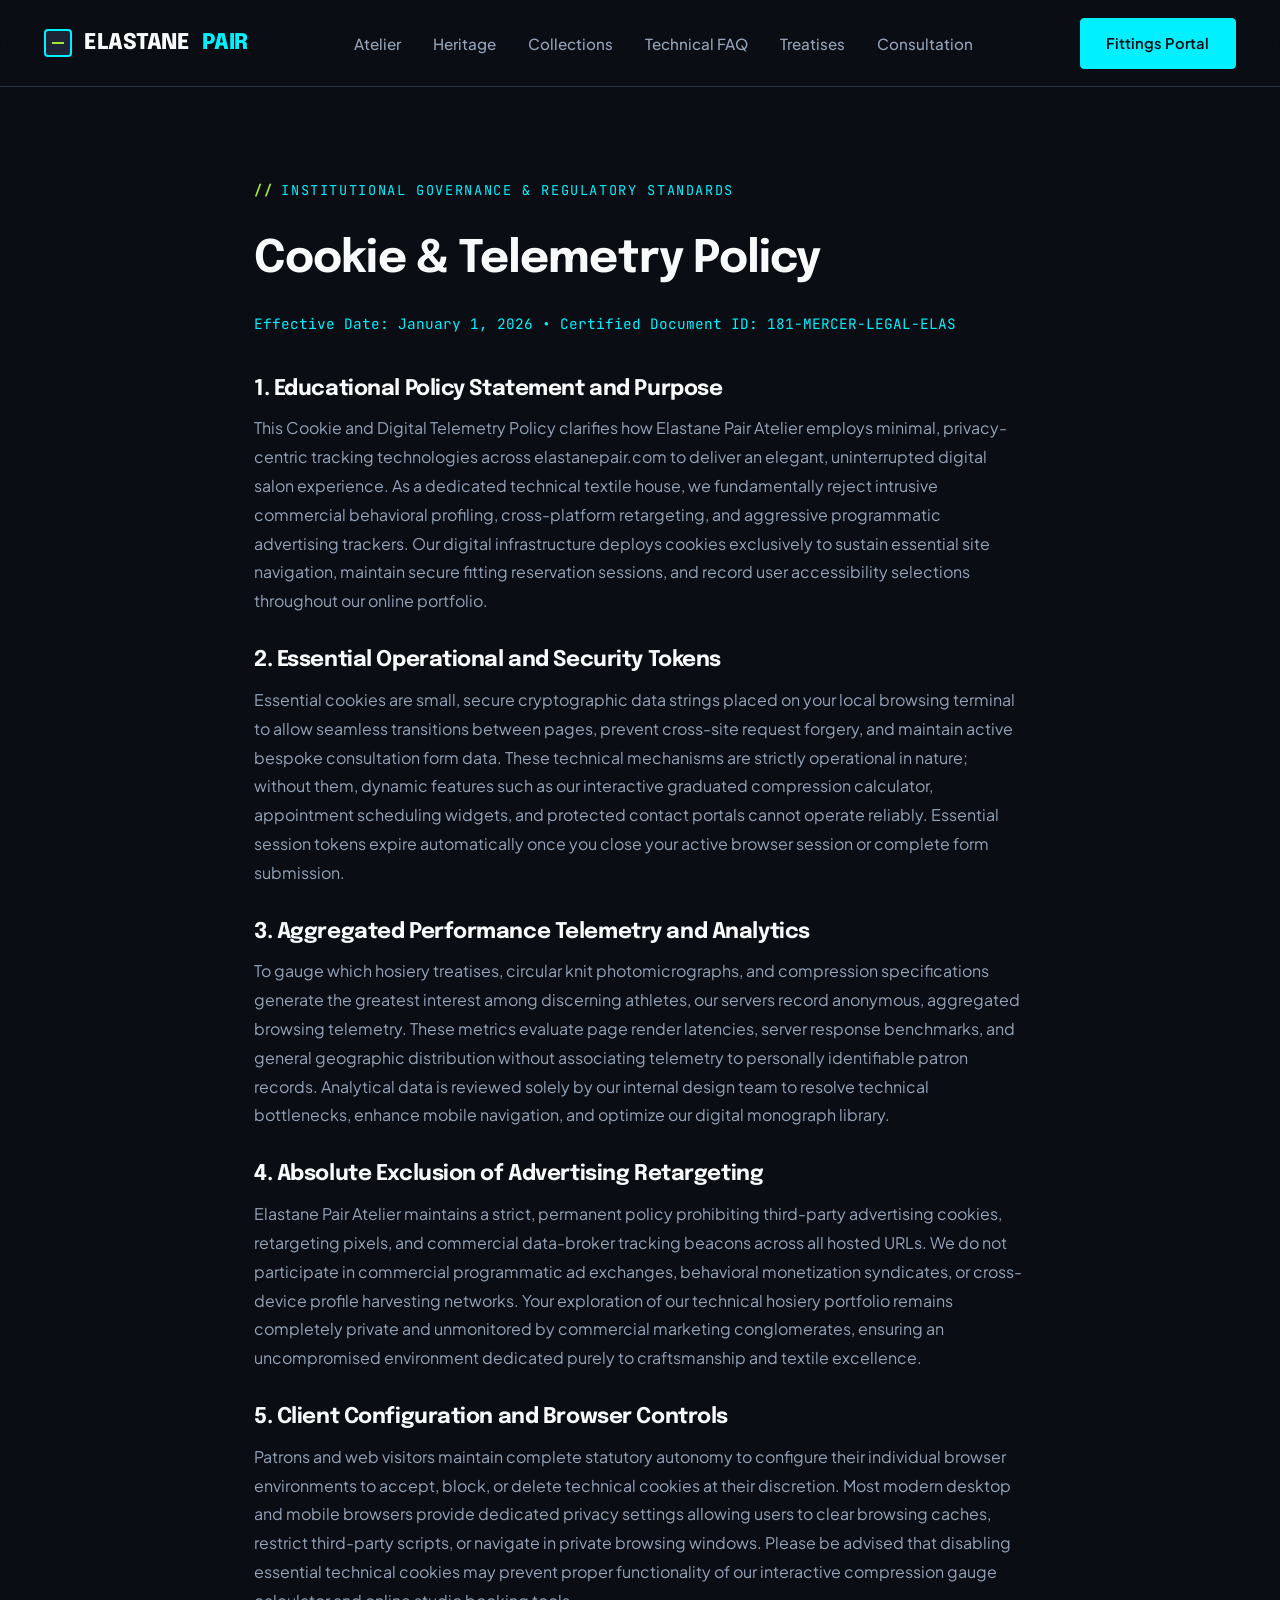
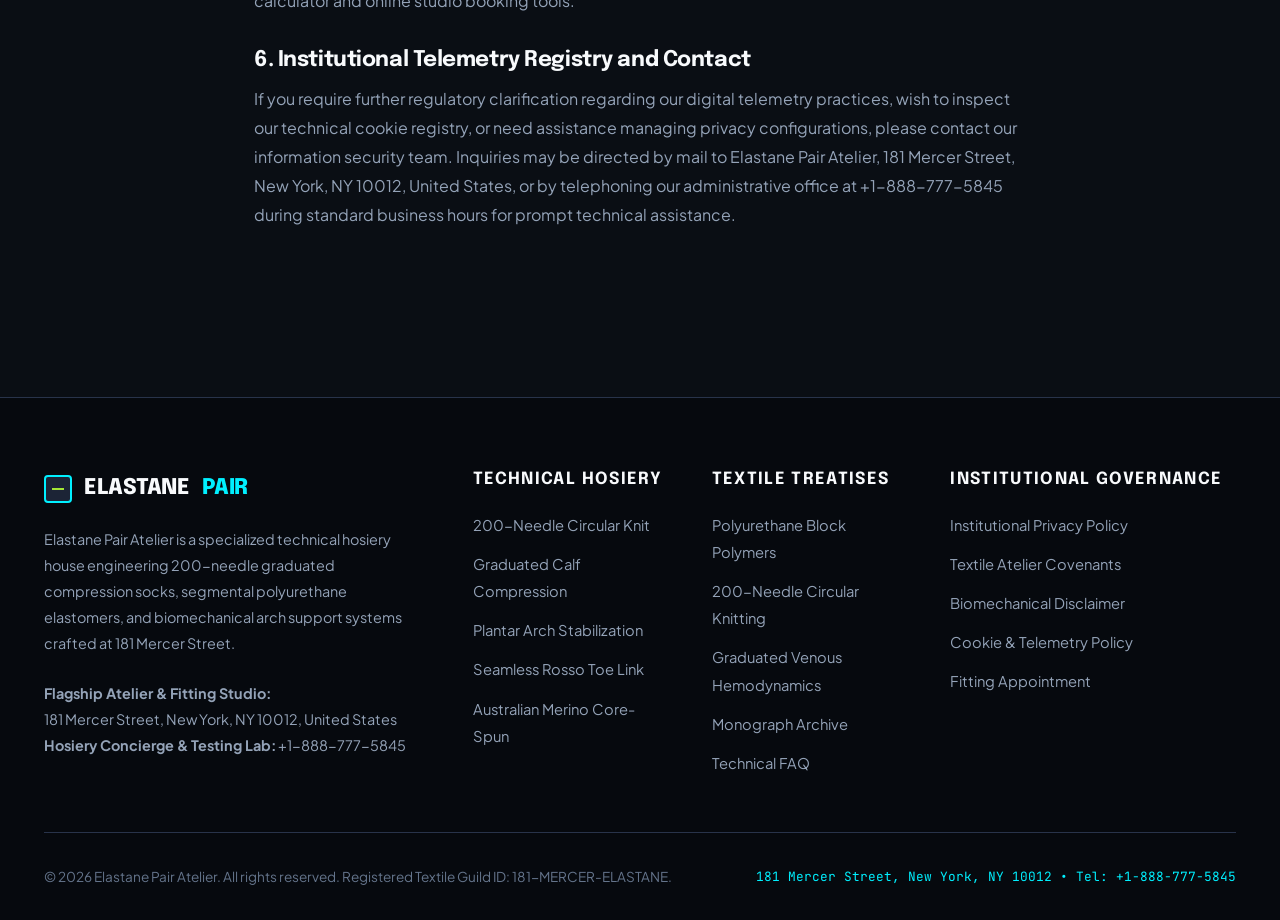
<file: cookie-policy.html>
<!DOCTYPE html>
<html lang="en">
<head>
  <meta charset="UTF-8">
  <meta name="viewport" content="width=device-width, initial-scale=1.0">
  <title>Cookie & Telemetry Policy | Elastane Pair Technical Hosiery Atelier</title>
  <meta name="description" content="Cookie & Telemetry Policy for Elastane Pair Technical Hosiery Atelier at 181 Mercer Street, New York, NY 10012.">
  <link rel="canonical" href="https://elastanepair.com/">
  <!-- Google tag (gtag.js) -->
  <script async src="https://www.googletagmanager.com/gtag/js?id=G-0LY0HY7L01"></script>
  <script>
    window.dataLayer = window.dataLayer || [];
    function gtag(){dataLayer.push(arguments);}
    gtag('js', new Date());
    gtag('config', 'G-0LY0HY7L01');
  </script>
  <link rel="preconnect" href="https://fonts.googleapis.com">
  <link rel="preconnect" href="https://fonts.gstatic.com" crossorigin>
  <link href="https://fonts.googleapis.com/css2?family=Epilogue:wght@600;700;800&family=JetBrains+Mono:wght@400;500;700&family=Plus+Jakarta+Sans:ital,wght@0,400;0,500;0,600;0,700;1,400&display=swap" rel="stylesheet">
  <link rel="stylesheet" href="assets/css/style.css">
</head>
<body>
<header class="site-header">
  <div class="container header-inner">
    <a href="index.html" class="brand-logo">
      <div class="brand-coil-icon"></div>
      ELASTANE <span>PAIR</span>
    </a>
    <ul class="nav-links">
      <li><a href="index.html" class="">Atelier</a></li>
      <li><a href="about.html" class="">Heritage</a></li>
      <li><a href="services.html" class="">Collections</a></li>
      <li><a href="faq.html" class="">Technical FAQ</a></li>
      <li><a href="blog.html" class="">Treatises</a></li>
      <li><a href="contact.html" class="">Consultation</a></li>
    </ul>
    <div class="header-actions">
      <a href="contact.html" class="btn btn-primary">Fittings Portal</a>
      <button class="drawer-toggle" id="drawer-toggle" aria-label="Toggle Navigation">&#9776;</button>
    </div>
  </div>
</header>
<div class="mobile-drawer" id="mobile-drawer">
  <a href="index.html" class="">Atelier</a>
  <a href="about.html" class="">Heritage</a>
  <a href="services.html" class="">Collections</a>
  <a href="faq.html" class="">Technical FAQ</a>
  <a href="blog.html" class="">Treatises</a>
  <a href="contact.html" class="">Fittings Portal</a>
</div>

<main>
  <section class="section-pad">
    <div class="container" style="max-width:820px;">
      <span class="eyebrow">Institutional Governance & Regulatory Standards</span>
      <h1 style="margin:1rem 0 1.5rem; font-size:2.8rem;">Cookie & Telemetry Policy</h1>
      <p style="color:var(--accent-cyan); font-family:var(--font-mono); font-size:0.9rem; margin-bottom:2.5rem;">Effective Date: January 1, 2026 &bull; Certified Document ID: 181-MERCER-LEGAL-ELAS</p>
      
      <div style="display:flex; flex-direction:column; gap:2rem;">
        <div>
          <h3 style="color:var(--text-primary); font-size:1.35rem; margin-bottom:0.75rem; font-family:var(--font-heading);">1. Educational Policy Statement and Purpose</h3>
          <p class="policy-clause" style="color:var(--text-secondary); font-size:1rem; line-height:1.8;">This Cookie and Digital Telemetry Policy clarifies how Elastane Pair Atelier employs minimal, privacy-centric tracking technologies across elastanepair.com to deliver an elegant, uninterrupted digital salon experience. As a dedicated technical textile house, we fundamentally reject intrusive commercial behavioral profiling, cross-platform retargeting, and aggressive programmatic advertising trackers. Our digital infrastructure deploys cookies exclusively to sustain essential site navigation, maintain secure fitting reservation sessions, and record user accessibility selections throughout our online portfolio.</p>
        </div>
        <div>
          <h3 style="color:var(--text-primary); font-size:1.35rem; margin-bottom:0.75rem; font-family:var(--font-heading);">2. Essential Operational and Security Tokens</h3>
          <p class="policy-clause" style="color:var(--text-secondary); font-size:1rem; line-height:1.8;">Essential cookies are small, secure cryptographic data strings placed on your local browsing terminal to allow seamless transitions between pages, prevent cross-site request forgery, and maintain active bespoke consultation form data. These technical mechanisms are strictly operational in nature; without them, dynamic features such as our interactive graduated compression calculator, appointment scheduling widgets, and protected contact portals cannot operate reliably. Essential session tokens expire automatically once you close your active browser session or complete form submission.</p>
        </div>
        <div>
          <h3 style="color:var(--text-primary); font-size:1.35rem; margin-bottom:0.75rem; font-family:var(--font-heading);">3. Aggregated Performance Telemetry and Analytics</h3>
          <p class="policy-clause" style="color:var(--text-secondary); font-size:1rem; line-height:1.8;">To gauge which hosiery treatises, circular knit photomicrographs, and compression specifications generate the greatest interest among discerning athletes, our servers record anonymous, aggregated browsing telemetry. These metrics evaluate page render latencies, server response benchmarks, and general geographic distribution without associating telemetry to personally identifiable patron records. Analytical data is reviewed solely by our internal design team to resolve technical bottlenecks, enhance mobile navigation, and optimize our digital monograph library.</p>
        </div>
        <div>
          <h3 style="color:var(--text-primary); font-size:1.35rem; margin-bottom:0.75rem; font-family:var(--font-heading);">4. Absolute Exclusion of Advertising Retargeting</h3>
          <p class="policy-clause" style="color:var(--text-secondary); font-size:1rem; line-height:1.8;">Elastane Pair Atelier maintains a strict, permanent policy prohibiting third-party advertising cookies, retargeting pixels, and commercial data-broker tracking beacons across all hosted URLs. We do not participate in commercial programmatic ad exchanges, behavioral monetization syndicates, or cross-device profile harvesting networks. Your exploration of our technical hosiery portfolio remains completely private and unmonitored by commercial marketing conglomerates, ensuring an uncompromised environment dedicated purely to craftsmanship and textile excellence.</p>
        </div>
        <div>
          <h3 style="color:var(--text-primary); font-size:1.35rem; margin-bottom:0.75rem; font-family:var(--font-heading);">5. Client Configuration and Browser Controls</h3>
          <p class="policy-clause" style="color:var(--text-secondary); font-size:1rem; line-height:1.8;">Patrons and web visitors maintain complete statutory autonomy to configure their individual browser environments to accept, block, or delete technical cookies at their discretion. Most modern desktop and mobile browsers provide dedicated privacy settings allowing users to clear browsing caches, restrict third-party scripts, or navigate in private browsing windows. Please be advised that disabling essential technical cookies may prevent proper functionality of our interactive compression gauge calculator and online studio booking tools.</p>
        </div>
        <div>
          <h3 style="color:var(--text-primary); font-size:1.35rem; margin-bottom:0.75rem; font-family:var(--font-heading);">6. Institutional Telemetry Registry and Contact</h3>
          <p class="policy-clause" style="color:var(--text-secondary); font-size:1rem; line-height:1.8;">If you require further regulatory clarification regarding our digital telemetry practices, wish to inspect our technical cookie registry, or need assistance managing privacy configurations, please contact our information security team. Inquiries may be directed by mail to Elastane Pair Atelier, 181 Mercer Street, New York, NY 10012, United States, or by telephoning our administrative office at +1-888-777-5845 during standard business hours for prompt technical assistance.</p>
        </div>
      </div>
    </div>
  </section>
</main>

<footer class="site-footer">
  <div class="container">
    <div class="footer-grid">
      <div class="footer-col">
        <div class="brand-logo" style="margin-bottom:1.25rem;">
          <div class="brand-coil-icon"></div>
          ELASTANE <span>PAIR</span>
        </div>
        <p class="footer-meta" style="margin-bottom:1.5rem;">
          Elastane Pair Atelier is a specialized technical hosiery house engineering 200-needle graduated compression socks, segmental polyurethane elastomers, and biomechanical arch support systems crafted at 181 Mercer Street.
        </p>
        <p class="footer-meta">
          <strong>Flagship Atelier & Fitting Studio:</strong><br>
          181 Mercer Street, New York, NY 10012, United States<br>
          <strong>Hosiery Concierge & Testing Lab:</strong> +1-888-777-5845
        </p>
      </div>
      <div class="footer-col">
        <h4>Technical Hosiery</h4>
        <ul>
          <li><a href="services.html">200-Needle Circular Knit</a></li>
          <li><a href="services.html">Graduated Calf Compression</a></li>
          <li><a href="services.html">Plantar Arch Stabilization</a></li>
          <li><a href="services.html">Seamless Rosso Toe Link</a></li>
          <li><a href="services.html">Australian Merino Core-Spun</a></li>
        </ul>
      </div>
      <div class="footer-col">
        <h4>Textile Treatises</h4>
        <ul>
          <li><a href="blog/blog-1.html">Polyurethane Block Polymers</a></li>
          <li><a href="blog/blog-2.html">200-Needle Circular Knitting</a></li>
          <li><a href="blog/blog-3.html">Graduated Venous Hemodynamics</a></li>
          <li><a href="blog.html">Monograph Archive</a></li>
          <li><a href="faq.html">Technical FAQ</a></li>
        </ul>
      </div>
      <div class="footer-col">
        <h4>Institutional Governance</h4>
        <ul>
          <li><a href="privacy-policy.html">Institutional Privacy Policy</a></li>
          <li><a href="terms-and-conditions.html">Textile Atelier Covenants</a></li>
          <li><a href="disclaimer.html">Biomechanical Disclaimer</a></li>
          <li><a href="cookie-policy.html">Cookie & Telemetry Policy</a></li>
          <li><a href="contact.html">Fitting Appointment</a></li>
        </ul>
      </div>
    </div>
    <div class="footer-bottom">
      <div>&copy; 2026 Elastane Pair Atelier. All rights reserved. Registered Textile Guild ID: 181-MERCER-ELASTANE.</div>
      <div style="font-family:var(--font-mono); font-size:0.8rem; color:var(--accent-cyan);">181 Mercer Street, New York, NY 10012 &bull; Tel: +1-888-777-5845</div>
    </div>
  </div>
</footer>
<script src="assets/js/main.js"></script>
</body>
</html>
</file>
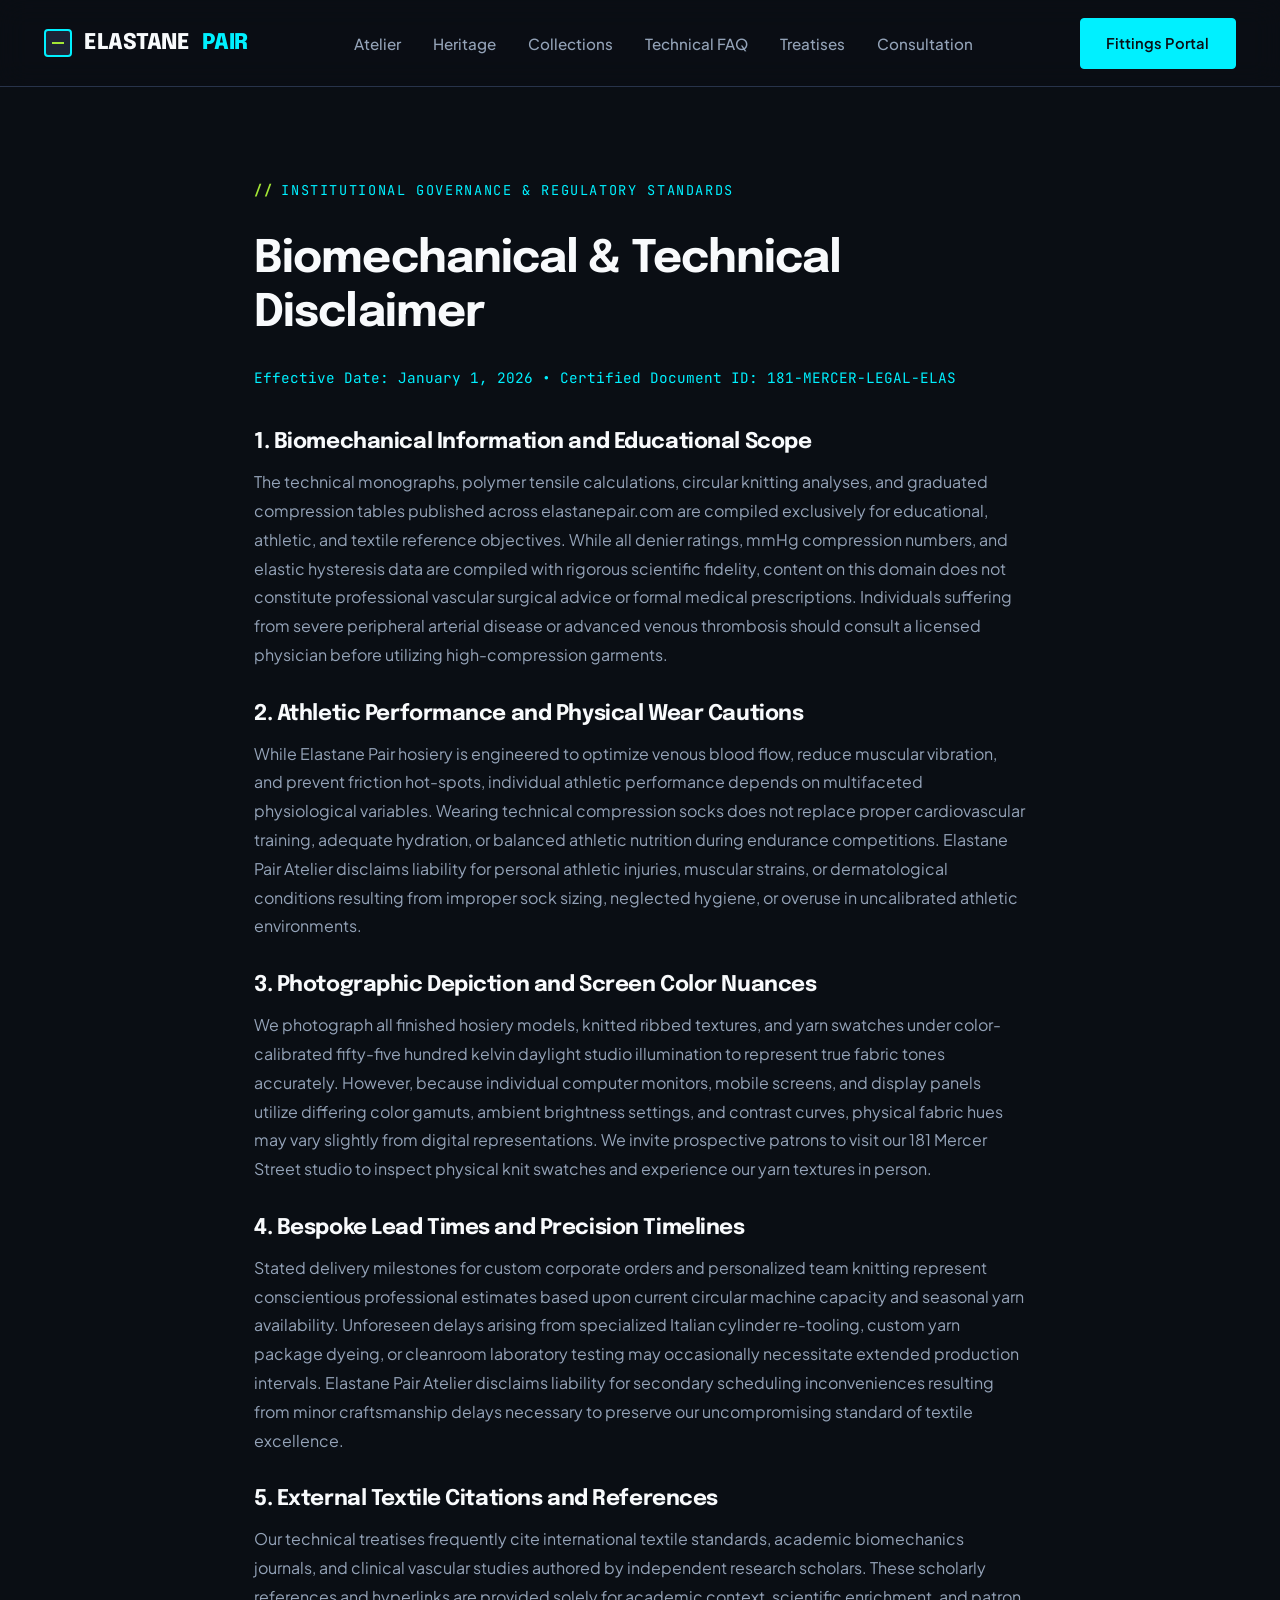
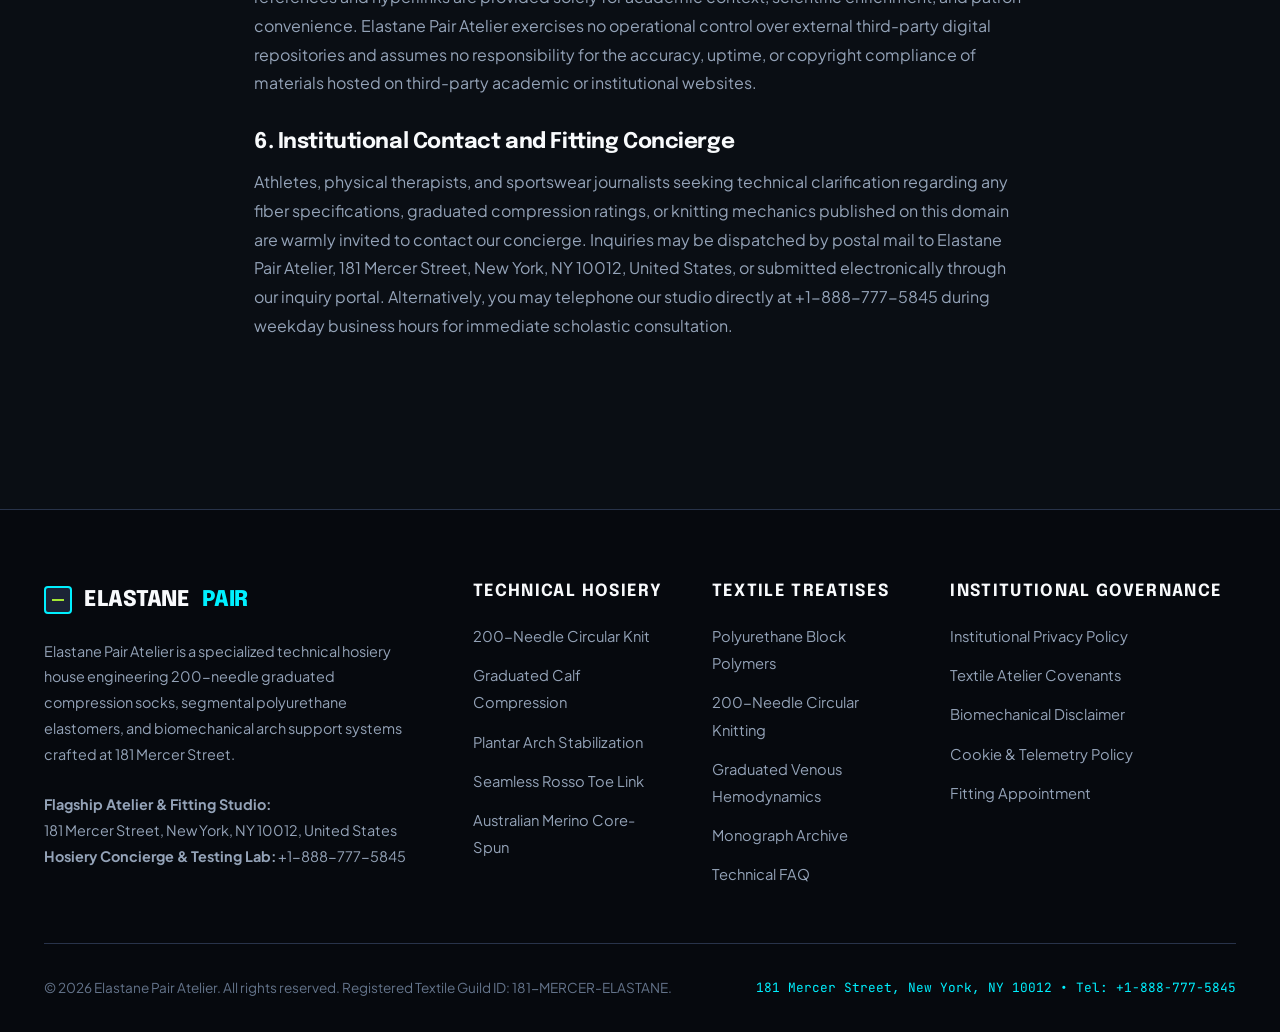
<file: disclaimer.html>
<!DOCTYPE html>
<html lang="en">
<head>
  <meta charset="UTF-8">
  <meta name="viewport" content="width=device-width, initial-scale=1.0">
  <title>Biomechanical & Technical Disclaimer | Elastane Pair Technical Hosiery Atelier</title>
  <meta name="description" content="Biomechanical & Technical Disclaimer for Elastane Pair Technical Hosiery Atelier at 181 Mercer Street, New York, NY 10012.">
  <link rel="canonical" href="https://elastanepair.com/">
  <!-- Google tag (gtag.js) -->
  <script async src="https://www.googletagmanager.com/gtag/js?id=G-0LY0HY7L01"></script>
  <script>
    window.dataLayer = window.dataLayer || [];
    function gtag(){dataLayer.push(arguments);}
    gtag('js', new Date());
    gtag('config', 'G-0LY0HY7L01');
  </script>
  <link rel="preconnect" href="https://fonts.googleapis.com">
  <link rel="preconnect" href="https://fonts.gstatic.com" crossorigin>
  <link href="https://fonts.googleapis.com/css2?family=Epilogue:wght@600;700;800&family=JetBrains+Mono:wght@400;500;700&family=Plus+Jakarta+Sans:ital,wght@0,400;0,500;0,600;0,700;1,400&display=swap" rel="stylesheet">
  <link rel="stylesheet" href="assets/css/style.css">
</head>
<body>
<header class="site-header">
  <div class="container header-inner">
    <a href="index.html" class="brand-logo">
      <div class="brand-coil-icon"></div>
      ELASTANE <span>PAIR</span>
    </a>
    <ul class="nav-links">
      <li><a href="index.html" class="">Atelier</a></li>
      <li><a href="about.html" class="">Heritage</a></li>
      <li><a href="services.html" class="">Collections</a></li>
      <li><a href="faq.html" class="">Technical FAQ</a></li>
      <li><a href="blog.html" class="">Treatises</a></li>
      <li><a href="contact.html" class="">Consultation</a></li>
    </ul>
    <div class="header-actions">
      <a href="contact.html" class="btn btn-primary">Fittings Portal</a>
      <button class="drawer-toggle" id="drawer-toggle" aria-label="Toggle Navigation">&#9776;</button>
    </div>
  </div>
</header>
<div class="mobile-drawer" id="mobile-drawer">
  <a href="index.html" class="">Atelier</a>
  <a href="about.html" class="">Heritage</a>
  <a href="services.html" class="">Collections</a>
  <a href="faq.html" class="">Technical FAQ</a>
  <a href="blog.html" class="">Treatises</a>
  <a href="contact.html" class="">Fittings Portal</a>
</div>

<main>
  <section class="section-pad">
    <div class="container" style="max-width:820px;">
      <span class="eyebrow">Institutional Governance & Regulatory Standards</span>
      <h1 style="margin:1rem 0 1.5rem; font-size:2.8rem;">Biomechanical & Technical Disclaimer</h1>
      <p style="color:var(--accent-cyan); font-family:var(--font-mono); font-size:0.9rem; margin-bottom:2.5rem;">Effective Date: January 1, 2026 &bull; Certified Document ID: 181-MERCER-LEGAL-ELAS</p>
      
      <div style="display:flex; flex-direction:column; gap:2rem;">
        <div>
          <h3 style="color:var(--text-primary); font-size:1.35rem; margin-bottom:0.75rem; font-family:var(--font-heading);">1. Biomechanical Information and Educational Scope</h3>
          <p class="policy-clause" style="color:var(--text-secondary); font-size:1rem; line-height:1.8;">The technical monographs, polymer tensile calculations, circular knitting analyses, and graduated compression tables published across elastanepair.com are compiled exclusively for educational, athletic, and textile reference objectives. While all denier ratings, mmHg compression numbers, and elastic hysteresis data are compiled with rigorous scientific fidelity, content on this domain does not constitute professional vascular surgical advice or formal medical prescriptions. Individuals suffering from severe peripheral arterial disease or advanced venous thrombosis should consult a licensed physician before utilizing high-compression garments.</p>
        </div>
        <div>
          <h3 style="color:var(--text-primary); font-size:1.35rem; margin-bottom:0.75rem; font-family:var(--font-heading);">2. Athletic Performance and Physical Wear Cautions</h3>
          <p class="policy-clause" style="color:var(--text-secondary); font-size:1rem; line-height:1.8;">While Elastane Pair hosiery is engineered to optimize venous blood flow, reduce muscular vibration, and prevent friction hot-spots, individual athletic performance depends on multifaceted physiological variables. Wearing technical compression socks does not replace proper cardiovascular training, adequate hydration, or balanced athletic nutrition during endurance competitions. Elastane Pair Atelier disclaims liability for personal athletic injuries, muscular strains, or dermatological conditions resulting from improper sock sizing, neglected hygiene, or overuse in uncalibrated athletic environments.</p>
        </div>
        <div>
          <h3 style="color:var(--text-primary); font-size:1.35rem; margin-bottom:0.75rem; font-family:var(--font-heading);">3. Photographic Depiction and Screen Color Nuances</h3>
          <p class="policy-clause" style="color:var(--text-secondary); font-size:1rem; line-height:1.8;">We photograph all finished hosiery models, knitted ribbed textures, and yarn swatches under color-calibrated fifty-five hundred kelvin daylight studio illumination to represent true fabric tones accurately. However, because individual computer monitors, mobile screens, and display panels utilize differing color gamuts, ambient brightness settings, and contrast curves, physical fabric hues may vary slightly from digital representations. We invite prospective patrons to visit our 181 Mercer Street studio to inspect physical knit swatches and experience our yarn textures in person.</p>
        </div>
        <div>
          <h3 style="color:var(--text-primary); font-size:1.35rem; margin-bottom:0.75rem; font-family:var(--font-heading);">4. Bespoke Lead Times and Precision Timelines</h3>
          <p class="policy-clause" style="color:var(--text-secondary); font-size:1rem; line-height:1.8;">Stated delivery milestones for custom corporate orders and personalized team knitting represent conscientious professional estimates based upon current circular machine capacity and seasonal yarn availability. Unforeseen delays arising from specialized Italian cylinder re-tooling, custom yarn package dyeing, or cleanroom laboratory testing may occasionally necessitate extended production intervals. Elastane Pair Atelier disclaims liability for secondary scheduling inconveniences resulting from minor craftsmanship delays necessary to preserve our uncompromising standard of textile excellence.</p>
        </div>
        <div>
          <h3 style="color:var(--text-primary); font-size:1.35rem; margin-bottom:0.75rem; font-family:var(--font-heading);">5. External Textile Citations and References</h3>
          <p class="policy-clause" style="color:var(--text-secondary); font-size:1rem; line-height:1.8;">Our technical treatises frequently cite international textile standards, academic biomechanics journals, and clinical vascular studies authored by independent research scholars. These scholarly references and hyperlinks are provided solely for academic context, scientific enrichment, and patron convenience. Elastane Pair Atelier exercises no operational control over external third-party digital repositories and assumes no responsibility for the accuracy, uptime, or copyright compliance of materials hosted on third-party academic or institutional websites.</p>
        </div>
        <div>
          <h3 style="color:var(--text-primary); font-size:1.35rem; margin-bottom:0.75rem; font-family:var(--font-heading);">6. Institutional Contact and Fitting Concierge</h3>
          <p class="policy-clause" style="color:var(--text-secondary); font-size:1rem; line-height:1.8;">Athletes, physical therapists, and sportswear journalists seeking technical clarification regarding any fiber specifications, graduated compression ratings, or knitting mechanics published on this domain are warmly invited to contact our concierge. Inquiries may be dispatched by postal mail to Elastane Pair Atelier, 181 Mercer Street, New York, NY 10012, United States, or submitted electronically through our inquiry portal. Alternatively, you may telephone our studio directly at +1-888-777-5845 during weekday business hours for immediate scholastic consultation.</p>
        </div>
      </div>
    </div>
  </section>
</main>

<footer class="site-footer">
  <div class="container">
    <div class="footer-grid">
      <div class="footer-col">
        <div class="brand-logo" style="margin-bottom:1.25rem;">
          <div class="brand-coil-icon"></div>
          ELASTANE <span>PAIR</span>
        </div>
        <p class="footer-meta" style="margin-bottom:1.5rem;">
          Elastane Pair Atelier is a specialized technical hosiery house engineering 200-needle graduated compression socks, segmental polyurethane elastomers, and biomechanical arch support systems crafted at 181 Mercer Street.
        </p>
        <p class="footer-meta">
          <strong>Flagship Atelier & Fitting Studio:</strong><br>
          181 Mercer Street, New York, NY 10012, United States<br>
          <strong>Hosiery Concierge & Testing Lab:</strong> +1-888-777-5845
        </p>
      </div>
      <div class="footer-col">
        <h4>Technical Hosiery</h4>
        <ul>
          <li><a href="services.html">200-Needle Circular Knit</a></li>
          <li><a href="services.html">Graduated Calf Compression</a></li>
          <li><a href="services.html">Plantar Arch Stabilization</a></li>
          <li><a href="services.html">Seamless Rosso Toe Link</a></li>
          <li><a href="services.html">Australian Merino Core-Spun</a></li>
        </ul>
      </div>
      <div class="footer-col">
        <h4>Textile Treatises</h4>
        <ul>
          <li><a href="blog/blog-1.html">Polyurethane Block Polymers</a></li>
          <li><a href="blog/blog-2.html">200-Needle Circular Knitting</a></li>
          <li><a href="blog/blog-3.html">Graduated Venous Hemodynamics</a></li>
          <li><a href="blog.html">Monograph Archive</a></li>
          <li><a href="faq.html">Technical FAQ</a></li>
        </ul>
      </div>
      <div class="footer-col">
        <h4>Institutional Governance</h4>
        <ul>
          <li><a href="privacy-policy.html">Institutional Privacy Policy</a></li>
          <li><a href="terms-and-conditions.html">Textile Atelier Covenants</a></li>
          <li><a href="disclaimer.html">Biomechanical Disclaimer</a></li>
          <li><a href="cookie-policy.html">Cookie & Telemetry Policy</a></li>
          <li><a href="contact.html">Fitting Appointment</a></li>
        </ul>
      </div>
    </div>
    <div class="footer-bottom">
      <div>&copy; 2026 Elastane Pair Atelier. All rights reserved. Registered Textile Guild ID: 181-MERCER-ELASTANE.</div>
      <div style="font-family:var(--font-mono); font-size:0.8rem; color:var(--accent-cyan);">181 Mercer Street, New York, NY 10012 &bull; Tel: +1-888-777-5845</div>
    </div>
  </div>
</footer>
<script src="assets/js/main.js"></script>
</body>
</html>
</file>
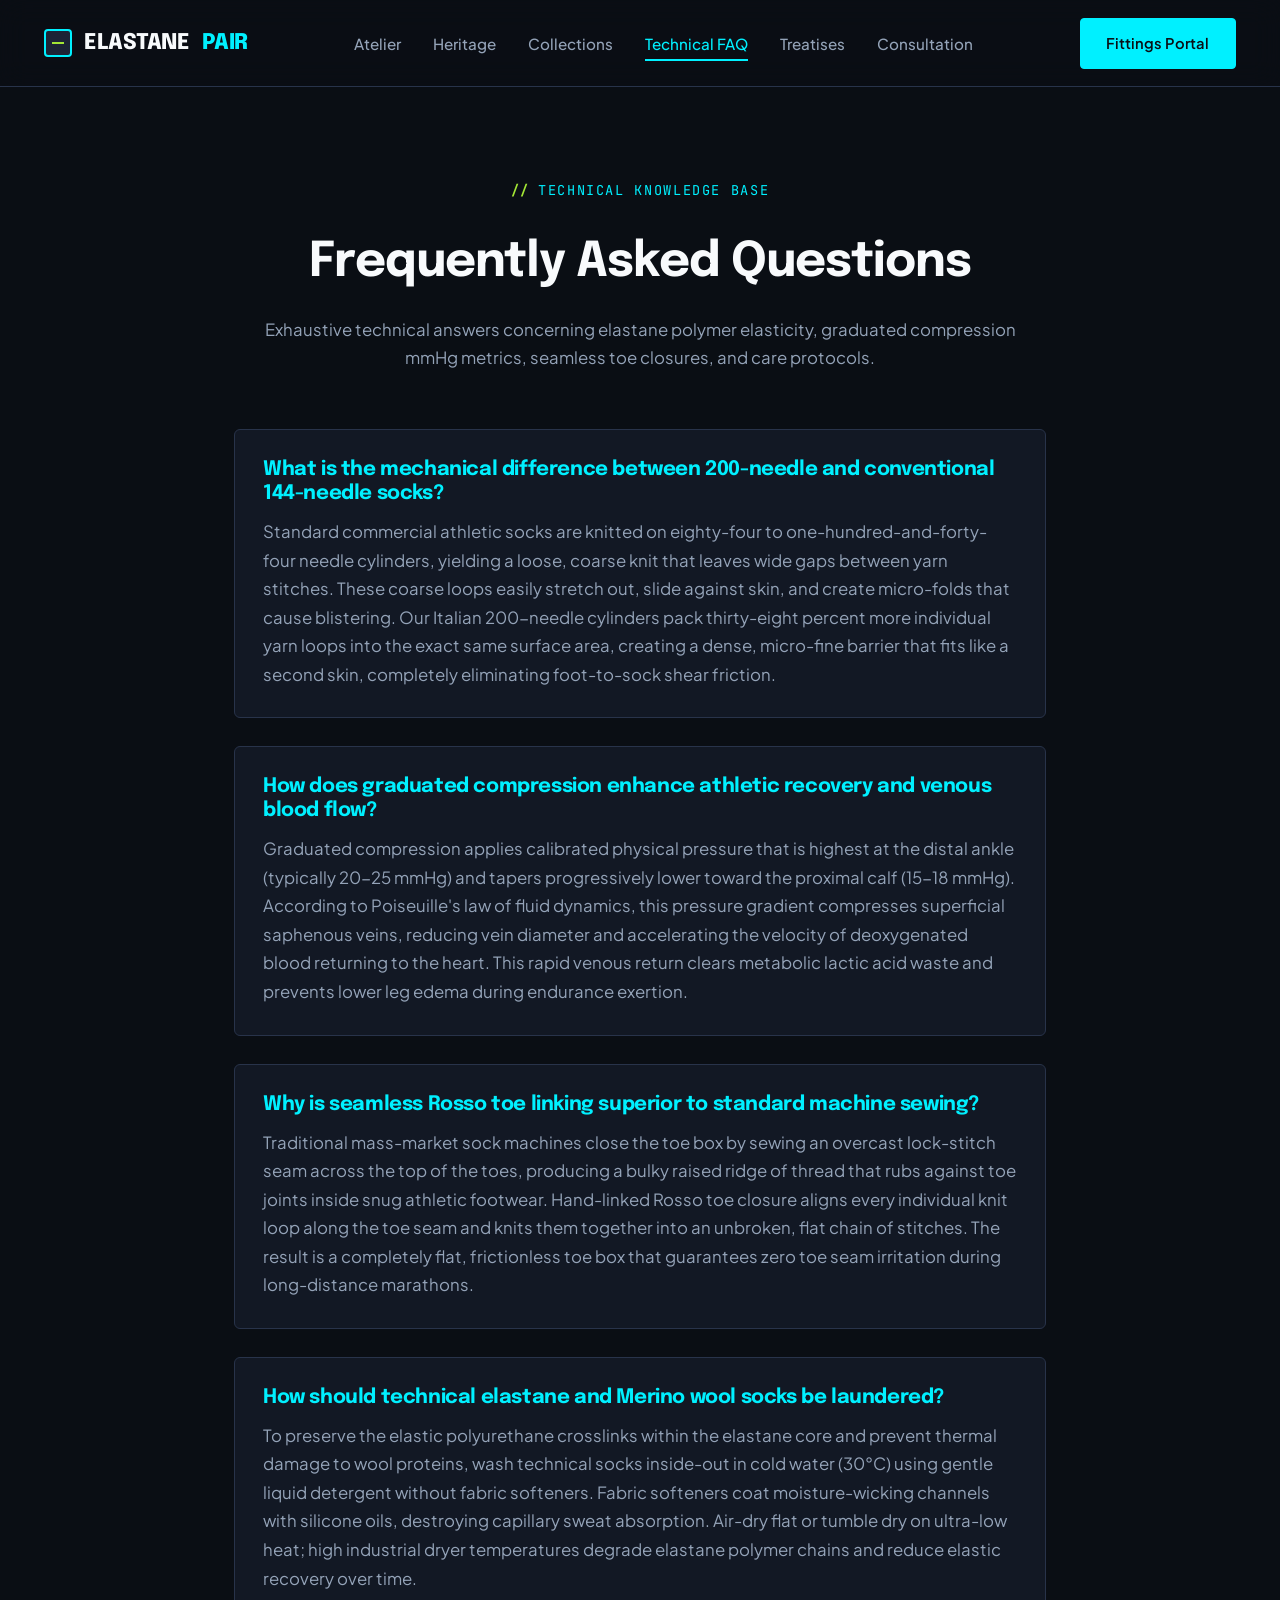
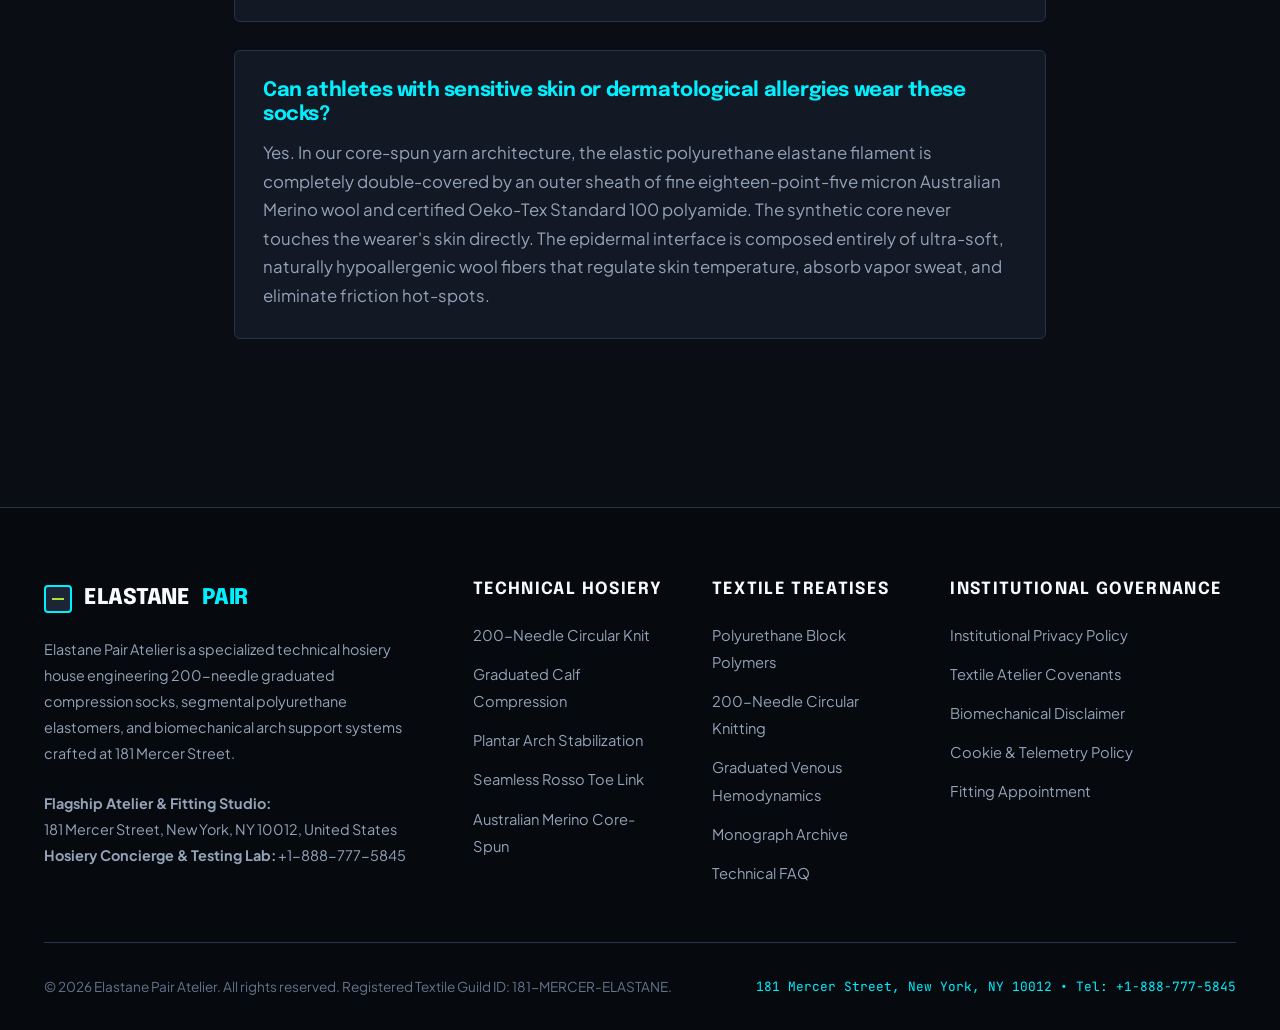
<file: faq.html>
<!DOCTYPE html>
<html lang="en">
<head>
  <meta charset="UTF-8">
  <meta name="viewport" content="width=device-width, initial-scale=1.0">
  <title>Technical Hosiery & Biomechanics FAQ | Elastane Pair Technical Hosiery Atelier</title>
  <meta name="description" content="Frequently asked questions regarding 200-needle knitting, graduated compression mmHg ratings, wash care, and blister prevention.">
  <link rel="canonical" href="https://elastanepair.com/">
  <!-- Google tag (gtag.js) -->
  <script async src="https://www.googletagmanager.com/gtag/js?id=G-0LY0HY7L01"></script>
  <script>
    window.dataLayer = window.dataLayer || [];
    function gtag(){dataLayer.push(arguments);}
    gtag('js', new Date());
    gtag('config', 'G-0LY0HY7L01');
  </script>
  <link rel="preconnect" href="https://fonts.googleapis.com">
  <link rel="preconnect" href="https://fonts.gstatic.com" crossorigin>
  <link href="https://fonts.googleapis.com/css2?family=Epilogue:wght@600;700;800&family=JetBrains+Mono:wght@400;500;700&family=Plus+Jakarta+Sans:ital,wght@0,400;0,500;0,600;0,700;1,400&display=swap" rel="stylesheet">
  <link rel="stylesheet" href="assets/css/style.css">
</head>
<body>
<header class="site-header">
  <div class="container header-inner">
    <a href="index.html" class="brand-logo">
      <div class="brand-coil-icon"></div>
      ELASTANE <span>PAIR</span>
    </a>
    <ul class="nav-links">
      <li><a href="index.html" class="">Atelier</a></li>
      <li><a href="about.html" class="">Heritage</a></li>
      <li><a href="services.html" class="">Collections</a></li>
      <li><a href="faq.html" class="active">Technical FAQ</a></li>
      <li><a href="blog.html" class="">Treatises</a></li>
      <li><a href="contact.html" class="">Consultation</a></li>
    </ul>
    <div class="header-actions">
      <a href="contact.html" class="btn btn-primary">Fittings Portal</a>
      <button class="drawer-toggle" id="drawer-toggle" aria-label="Toggle Navigation">&#9776;</button>
    </div>
  </div>
</header>
<div class="mobile-drawer" id="mobile-drawer">
  <a href="index.html" class="">Atelier</a>
  <a href="about.html" class="">Heritage</a>
  <a href="services.html" class="">Collections</a>
  <a href="faq.html" class="active">Technical FAQ</a>
  <a href="blog.html" class="">Treatises</a>
  <a href="contact.html" class="">Fittings Portal</a>
</div>

<main>
  <section class="section-pad">
    <div class="container" style="max-width:860px;">
      <div class="section-head">
        <span class="eyebrow">Technical Knowledge Base</span>
        <h1 style="margin:1rem 0 1.5rem; font-size:3rem;">Frequently Asked Questions</h1>
        <p>Exhaustive technical answers concerning elastane polymer elasticity, graduated compression mmHg metrics, seamless toe closures, and care protocols.</p>
      </div>

      <div style="display:flex; flex-direction:column; gap:1.75rem;">
        <div style="background:var(--bg-surface); border:1px solid var(--border-subtle); border-radius:6px; padding:1.75rem;">
          <h3 style="color:var(--accent-cyan); font-size:1.25rem; margin-bottom:0.75rem; font-family:var(--font-heading);">What is the mechanical difference between 200-needle and conventional 144-needle socks?</h3>
          <p>Standard commercial athletic socks are knitted on eighty-four to one-hundred-and-forty-four needle cylinders, yielding a loose, coarse knit that leaves wide gaps between yarn stitches. These coarse loops easily stretch out, slide against skin, and create micro-folds that cause blistering. Our Italian 200-needle cylinders pack thirty-eight percent more individual yarn loops into the exact same surface area, creating a dense, micro-fine barrier that fits like a second skin, completely eliminating foot-to-sock shear friction.</p>
        </div>

        <div style="background:var(--bg-surface); border:1px solid var(--border-subtle); border-radius:6px; padding:1.75rem;">
          <h3 style="color:var(--accent-cyan); font-size:1.25rem; margin-bottom:0.75rem; font-family:var(--font-heading);">How does graduated compression enhance athletic recovery and venous blood flow?</h3>
          <p>Graduated compression applies calibrated physical pressure that is highest at the distal ankle (typically 20-25 mmHg) and tapers progressively lower toward the proximal calf (15-18 mmHg). According to Poiseuille's law of fluid dynamics, this pressure gradient compresses superficial saphenous veins, reducing vein diameter and accelerating the velocity of deoxygenated blood returning to the heart. This rapid venous return clears metabolic lactic acid waste and prevents lower leg edema during endurance exertion.</p>
        </div>

        <div style="background:var(--bg-surface); border:1px solid var(--border-subtle); border-radius:6px; padding:1.75rem;">
          <h3 style="color:var(--accent-cyan); font-size:1.25rem; margin-bottom:0.75rem; font-family:var(--font-heading);">Why is seamless Rosso toe linking superior to standard machine sewing?</h3>
          <p>Traditional mass-market sock machines close the toe box by sewing an overcast lock-stitch seam across the top of the toes, producing a bulky raised ridge of thread that rubs against toe joints inside snug athletic footwear. Hand-linked Rosso toe closure aligns every individual knit loop along the toe seam and knits them together into an unbroken, flat chain of stitches. The result is a completely flat, frictionless toe box that guarantees zero toe seam irritation during long-distance marathons.</p>
        </div>

        <div style="background:var(--bg-surface); border:1px solid var(--border-subtle); border-radius:6px; padding:1.75rem;">
          <h3 style="color:var(--accent-cyan); font-size:1.25rem; margin-bottom:0.75rem; font-family:var(--font-heading);">How should technical elastane and Merino wool socks be laundered?</h3>
          <p>To preserve the elastic polyurethane crosslinks within the elastane core and prevent thermal damage to wool proteins, wash technical socks inside-out in cold water (30&deg;C) using gentle liquid detergent without fabric softeners. Fabric softeners coat moisture-wicking channels with silicone oils, destroying capillary sweat absorption. Air-dry flat or tumble dry on ultra-low heat; high industrial dryer temperatures degrade elastane polymer chains and reduce elastic recovery over time.</p>
        </div>

        <div style="background:var(--bg-surface); border:1px solid var(--border-subtle); border-radius:6px; padding:1.75rem;">
          <h3 style="color:var(--accent-cyan); font-size:1.25rem; margin-bottom:0.75rem; font-family:var(--font-heading);">Can athletes with sensitive skin or dermatological allergies wear these socks?</h3>
          <p>Yes. In our core-spun yarn architecture, the elastic polyurethane elastane filament is completely double-covered by an outer sheath of fine eighteen-point-five micron Australian Merino wool and certified Oeko-Tex Standard 100 polyamide. The synthetic core never touches the wearer's skin directly. The epidermal interface is composed entirely of ultra-soft, naturally hypoallergenic wool fibers that regulate skin temperature, absorb vapor sweat, and eliminate friction hot-spots.</p>
        </div>
      </div>
    </div>
  </section>
</main>

<footer class="site-footer">
  <div class="container">
    <div class="footer-grid">
      <div class="footer-col">
        <div class="brand-logo" style="margin-bottom:1.25rem;">
          <div class="brand-coil-icon"></div>
          ELASTANE <span>PAIR</span>
        </div>
        <p class="footer-meta" style="margin-bottom:1.5rem;">
          Elastane Pair Atelier is a specialized technical hosiery house engineering 200-needle graduated compression socks, segmental polyurethane elastomers, and biomechanical arch support systems crafted at 181 Mercer Street.
        </p>
        <p class="footer-meta">
          <strong>Flagship Atelier & Fitting Studio:</strong><br>
          181 Mercer Street, New York, NY 10012, United States<br>
          <strong>Hosiery Concierge & Testing Lab:</strong> +1-888-777-5845
        </p>
      </div>
      <div class="footer-col">
        <h4>Technical Hosiery</h4>
        <ul>
          <li><a href="services.html">200-Needle Circular Knit</a></li>
          <li><a href="services.html">Graduated Calf Compression</a></li>
          <li><a href="services.html">Plantar Arch Stabilization</a></li>
          <li><a href="services.html">Seamless Rosso Toe Link</a></li>
          <li><a href="services.html">Australian Merino Core-Spun</a></li>
        </ul>
      </div>
      <div class="footer-col">
        <h4>Textile Treatises</h4>
        <ul>
          <li><a href="blog/blog-1.html">Polyurethane Block Polymers</a></li>
          <li><a href="blog/blog-2.html">200-Needle Circular Knitting</a></li>
          <li><a href="blog/blog-3.html">Graduated Venous Hemodynamics</a></li>
          <li><a href="blog.html">Monograph Archive</a></li>
          <li><a href="faq.html">Technical FAQ</a></li>
        </ul>
      </div>
      <div class="footer-col">
        <h4>Institutional Governance</h4>
        <ul>
          <li><a href="privacy-policy.html">Institutional Privacy Policy</a></li>
          <li><a href="terms-and-conditions.html">Textile Atelier Covenants</a></li>
          <li><a href="disclaimer.html">Biomechanical Disclaimer</a></li>
          <li><a href="cookie-policy.html">Cookie & Telemetry Policy</a></li>
          <li><a href="contact.html">Fitting Appointment</a></li>
        </ul>
      </div>
    </div>
    <div class="footer-bottom">
      <div>&copy; 2026 Elastane Pair Atelier. All rights reserved. Registered Textile Guild ID: 181-MERCER-ELASTANE.</div>
      <div style="font-family:var(--font-mono); font-size:0.8rem; color:var(--accent-cyan);">181 Mercer Street, New York, NY 10012 &bull; Tel: +1-888-777-5845</div>
    </div>
  </div>
</footer>
<script src="assets/js/main.js"></script>
</body>
</html>
</file>
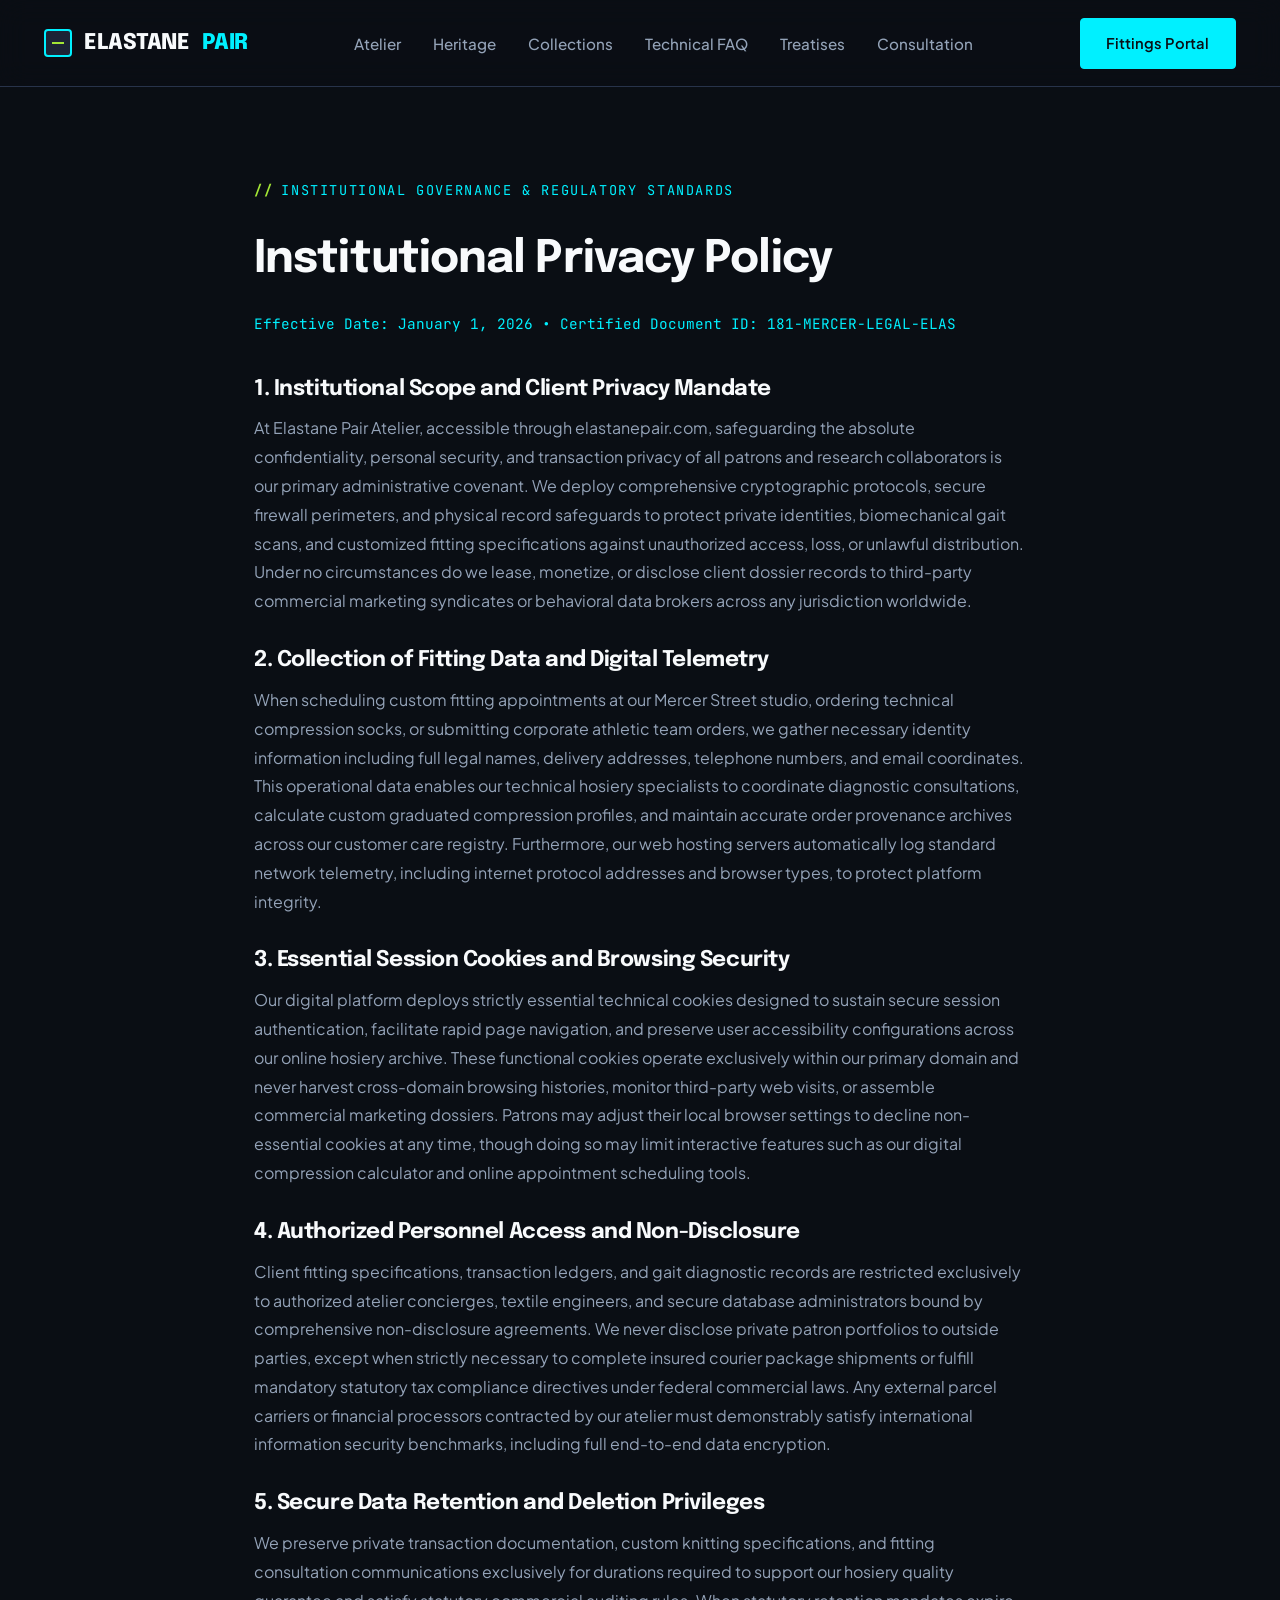
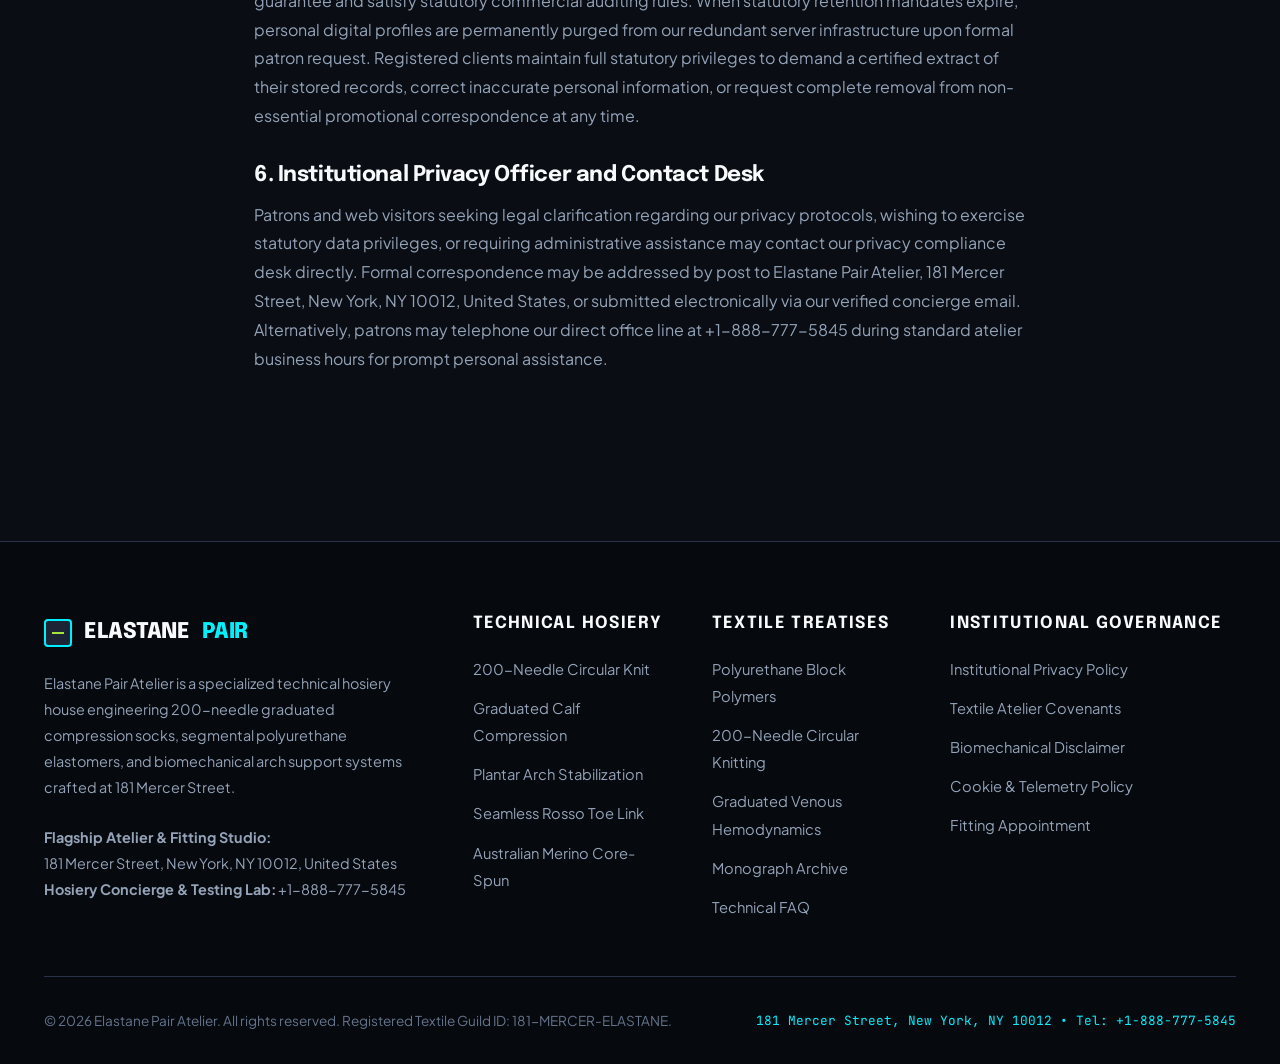
<file: privacy-policy.html>
<!DOCTYPE html>
<html lang="en">
<head>
  <meta charset="UTF-8">
  <meta name="viewport" content="width=device-width, initial-scale=1.0">
  <title>Institutional Privacy Policy | Elastane Pair Technical Hosiery Atelier</title>
  <meta name="description" content="Institutional Privacy Policy for Elastane Pair Technical Hosiery Atelier at 181 Mercer Street, New York, NY 10012.">
  <link rel="canonical" href="https://elastanepair.com/">
  <!-- Google tag (gtag.js) -->
  <script async src="https://www.googletagmanager.com/gtag/js?id=G-0LY0HY7L01"></script>
  <script>
    window.dataLayer = window.dataLayer || [];
    function gtag(){dataLayer.push(arguments);}
    gtag('js', new Date());
    gtag('config', 'G-0LY0HY7L01');
  </script>
  <link rel="preconnect" href="https://fonts.googleapis.com">
  <link rel="preconnect" href="https://fonts.gstatic.com" crossorigin>
  <link href="https://fonts.googleapis.com/css2?family=Epilogue:wght@600;700;800&family=JetBrains+Mono:wght@400;500;700&family=Plus+Jakarta+Sans:ital,wght@0,400;0,500;0,600;0,700;1,400&display=swap" rel="stylesheet">
  <link rel="stylesheet" href="assets/css/style.css">
</head>
<body>
<header class="site-header">
  <div class="container header-inner">
    <a href="index.html" class="brand-logo">
      <div class="brand-coil-icon"></div>
      ELASTANE <span>PAIR</span>
    </a>
    <ul class="nav-links">
      <li><a href="index.html" class="">Atelier</a></li>
      <li><a href="about.html" class="">Heritage</a></li>
      <li><a href="services.html" class="">Collections</a></li>
      <li><a href="faq.html" class="">Technical FAQ</a></li>
      <li><a href="blog.html" class="">Treatises</a></li>
      <li><a href="contact.html" class="">Consultation</a></li>
    </ul>
    <div class="header-actions">
      <a href="contact.html" class="btn btn-primary">Fittings Portal</a>
      <button class="drawer-toggle" id="drawer-toggle" aria-label="Toggle Navigation">&#9776;</button>
    </div>
  </div>
</header>
<div class="mobile-drawer" id="mobile-drawer">
  <a href="index.html" class="">Atelier</a>
  <a href="about.html" class="">Heritage</a>
  <a href="services.html" class="">Collections</a>
  <a href="faq.html" class="">Technical FAQ</a>
  <a href="blog.html" class="">Treatises</a>
  <a href="contact.html" class="">Fittings Portal</a>
</div>

<main>
  <section class="section-pad">
    <div class="container" style="max-width:820px;">
      <span class="eyebrow">Institutional Governance & Regulatory Standards</span>
      <h1 style="margin:1rem 0 1.5rem; font-size:2.8rem;">Institutional Privacy Policy</h1>
      <p style="color:var(--accent-cyan); font-family:var(--font-mono); font-size:0.9rem; margin-bottom:2.5rem;">Effective Date: January 1, 2026 &bull; Certified Document ID: 181-MERCER-LEGAL-ELAS</p>
      
      <div style="display:flex; flex-direction:column; gap:2rem;">
        <div>
          <h3 style="color:var(--text-primary); font-size:1.35rem; margin-bottom:0.75rem; font-family:var(--font-heading);">1. Institutional Scope and Client Privacy Mandate</h3>
          <p class="policy-clause" style="color:var(--text-secondary); font-size:1rem; line-height:1.8;">At Elastane Pair Atelier, accessible through elastanepair.com, safeguarding the absolute confidentiality, personal security, and transaction privacy of all patrons and research collaborators is our primary administrative covenant. We deploy comprehensive cryptographic protocols, secure firewall perimeters, and physical record safeguards to protect private identities, biomechanical gait scans, and customized fitting specifications against unauthorized access, loss, or unlawful distribution. Under no circumstances do we lease, monetize, or disclose client dossier records to third-party commercial marketing syndicates or behavioral data brokers across any jurisdiction worldwide.</p>
        </div>
        <div>
          <h3 style="color:var(--text-primary); font-size:1.35rem; margin-bottom:0.75rem; font-family:var(--font-heading);">2. Collection of Fitting Data and Digital Telemetry</h3>
          <p class="policy-clause" style="color:var(--text-secondary); font-size:1rem; line-height:1.8;">When scheduling custom fitting appointments at our Mercer Street studio, ordering technical compression socks, or submitting corporate athletic team orders, we gather necessary identity information including full legal names, delivery addresses, telephone numbers, and email coordinates. This operational data enables our technical hosiery specialists to coordinate diagnostic consultations, calculate custom graduated compression profiles, and maintain accurate order provenance archives across our customer care registry. Furthermore, our web hosting servers automatically log standard network telemetry, including internet protocol addresses and browser types, to protect platform integrity.</p>
        </div>
        <div>
          <h3 style="color:var(--text-primary); font-size:1.35rem; margin-bottom:0.75rem; font-family:var(--font-heading);">3. Essential Session Cookies and Browsing Security</h3>
          <p class="policy-clause" style="color:var(--text-secondary); font-size:1rem; line-height:1.8;">Our digital platform deploys strictly essential technical cookies designed to sustain secure session authentication, facilitate rapid page navigation, and preserve user accessibility configurations across our online hosiery archive. These functional cookies operate exclusively within our primary domain and never harvest cross-domain browsing histories, monitor third-party web visits, or assemble commercial marketing dossiers. Patrons may adjust their local browser settings to decline non-essential cookies at any time, though doing so may limit interactive features such as our digital compression calculator and online appointment scheduling tools.</p>
        </div>
        <div>
          <h3 style="color:var(--text-primary); font-size:1.35rem; margin-bottom:0.75rem; font-family:var(--font-heading);">4. Authorized Personnel Access and Non-Disclosure</h3>
          <p class="policy-clause" style="color:var(--text-secondary); font-size:1rem; line-height:1.8;">Client fitting specifications, transaction ledgers, and gait diagnostic records are restricted exclusively to authorized atelier concierges, textile engineers, and secure database administrators bound by comprehensive non-disclosure agreements. We never disclose private patron portfolios to outside parties, except when strictly necessary to complete insured courier package shipments or fulfill mandatory statutory tax compliance directives under federal commercial laws. Any external parcel carriers or financial processors contracted by our atelier must demonstrably satisfy international information security benchmarks, including full end-to-end data encryption.</p>
        </div>
        <div>
          <h3 style="color:var(--text-primary); font-size:1.35rem; margin-bottom:0.75rem; font-family:var(--font-heading);">5. Secure Data Retention and Deletion Privileges</h3>
          <p class="policy-clause" style="color:var(--text-secondary); font-size:1rem; line-height:1.8;">We preserve private transaction documentation, custom knitting specifications, and fitting consultation communications exclusively for durations required to support our hosiery quality guarantee and satisfy statutory commercial auditing rules. When statutory retention mandates expire, personal digital profiles are permanently purged from our redundant server infrastructure upon formal patron request. Registered clients maintain full statutory privileges to demand a certified extract of their stored records, correct inaccurate personal information, or request complete removal from non-essential promotional correspondence at any time.</p>
        </div>
        <div>
          <h3 style="color:var(--text-primary); font-size:1.35rem; margin-bottom:0.75rem; font-family:var(--font-heading);">6. Institutional Privacy Officer and Contact Desk</h3>
          <p class="policy-clause" style="color:var(--text-secondary); font-size:1rem; line-height:1.8;">Patrons and web visitors seeking legal clarification regarding our privacy protocols, wishing to exercise statutory data privileges, or requiring administrative assistance may contact our privacy compliance desk directly. Formal correspondence may be addressed by post to Elastane Pair Atelier, 181 Mercer Street, New York, NY 10012, United States, or submitted electronically via our verified concierge email. Alternatively, patrons may telephone our direct office line at +1-888-777-5845 during standard atelier business hours for prompt personal assistance.</p>
        </div>
      </div>
    </div>
  </section>
</main>

<footer class="site-footer">
  <div class="container">
    <div class="footer-grid">
      <div class="footer-col">
        <div class="brand-logo" style="margin-bottom:1.25rem;">
          <div class="brand-coil-icon"></div>
          ELASTANE <span>PAIR</span>
        </div>
        <p class="footer-meta" style="margin-bottom:1.5rem;">
          Elastane Pair Atelier is a specialized technical hosiery house engineering 200-needle graduated compression socks, segmental polyurethane elastomers, and biomechanical arch support systems crafted at 181 Mercer Street.
        </p>
        <p class="footer-meta">
          <strong>Flagship Atelier & Fitting Studio:</strong><br>
          181 Mercer Street, New York, NY 10012, United States<br>
          <strong>Hosiery Concierge & Testing Lab:</strong> +1-888-777-5845
        </p>
      </div>
      <div class="footer-col">
        <h4>Technical Hosiery</h4>
        <ul>
          <li><a href="services.html">200-Needle Circular Knit</a></li>
          <li><a href="services.html">Graduated Calf Compression</a></li>
          <li><a href="services.html">Plantar Arch Stabilization</a></li>
          <li><a href="services.html">Seamless Rosso Toe Link</a></li>
          <li><a href="services.html">Australian Merino Core-Spun</a></li>
        </ul>
      </div>
      <div class="footer-col">
        <h4>Textile Treatises</h4>
        <ul>
          <li><a href="blog/blog-1.html">Polyurethane Block Polymers</a></li>
          <li><a href="blog/blog-2.html">200-Needle Circular Knitting</a></li>
          <li><a href="blog/blog-3.html">Graduated Venous Hemodynamics</a></li>
          <li><a href="blog.html">Monograph Archive</a></li>
          <li><a href="faq.html">Technical FAQ</a></li>
        </ul>
      </div>
      <div class="footer-col">
        <h4>Institutional Governance</h4>
        <ul>
          <li><a href="privacy-policy.html">Institutional Privacy Policy</a></li>
          <li><a href="terms-and-conditions.html">Textile Atelier Covenants</a></li>
          <li><a href="disclaimer.html">Biomechanical Disclaimer</a></li>
          <li><a href="cookie-policy.html">Cookie & Telemetry Policy</a></li>
          <li><a href="contact.html">Fitting Appointment</a></li>
        </ul>
      </div>
    </div>
    <div class="footer-bottom">
      <div>&copy; 2026 Elastane Pair Atelier. All rights reserved. Registered Textile Guild ID: 181-MERCER-ELASTANE.</div>
      <div style="font-family:var(--font-mono); font-size:0.8rem; color:var(--accent-cyan);">181 Mercer Street, New York, NY 10012 &bull; Tel: +1-888-777-5845</div>
    </div>
  </div>
</footer>
<script src="assets/js/main.js"></script>
</body>
</html>
</file>
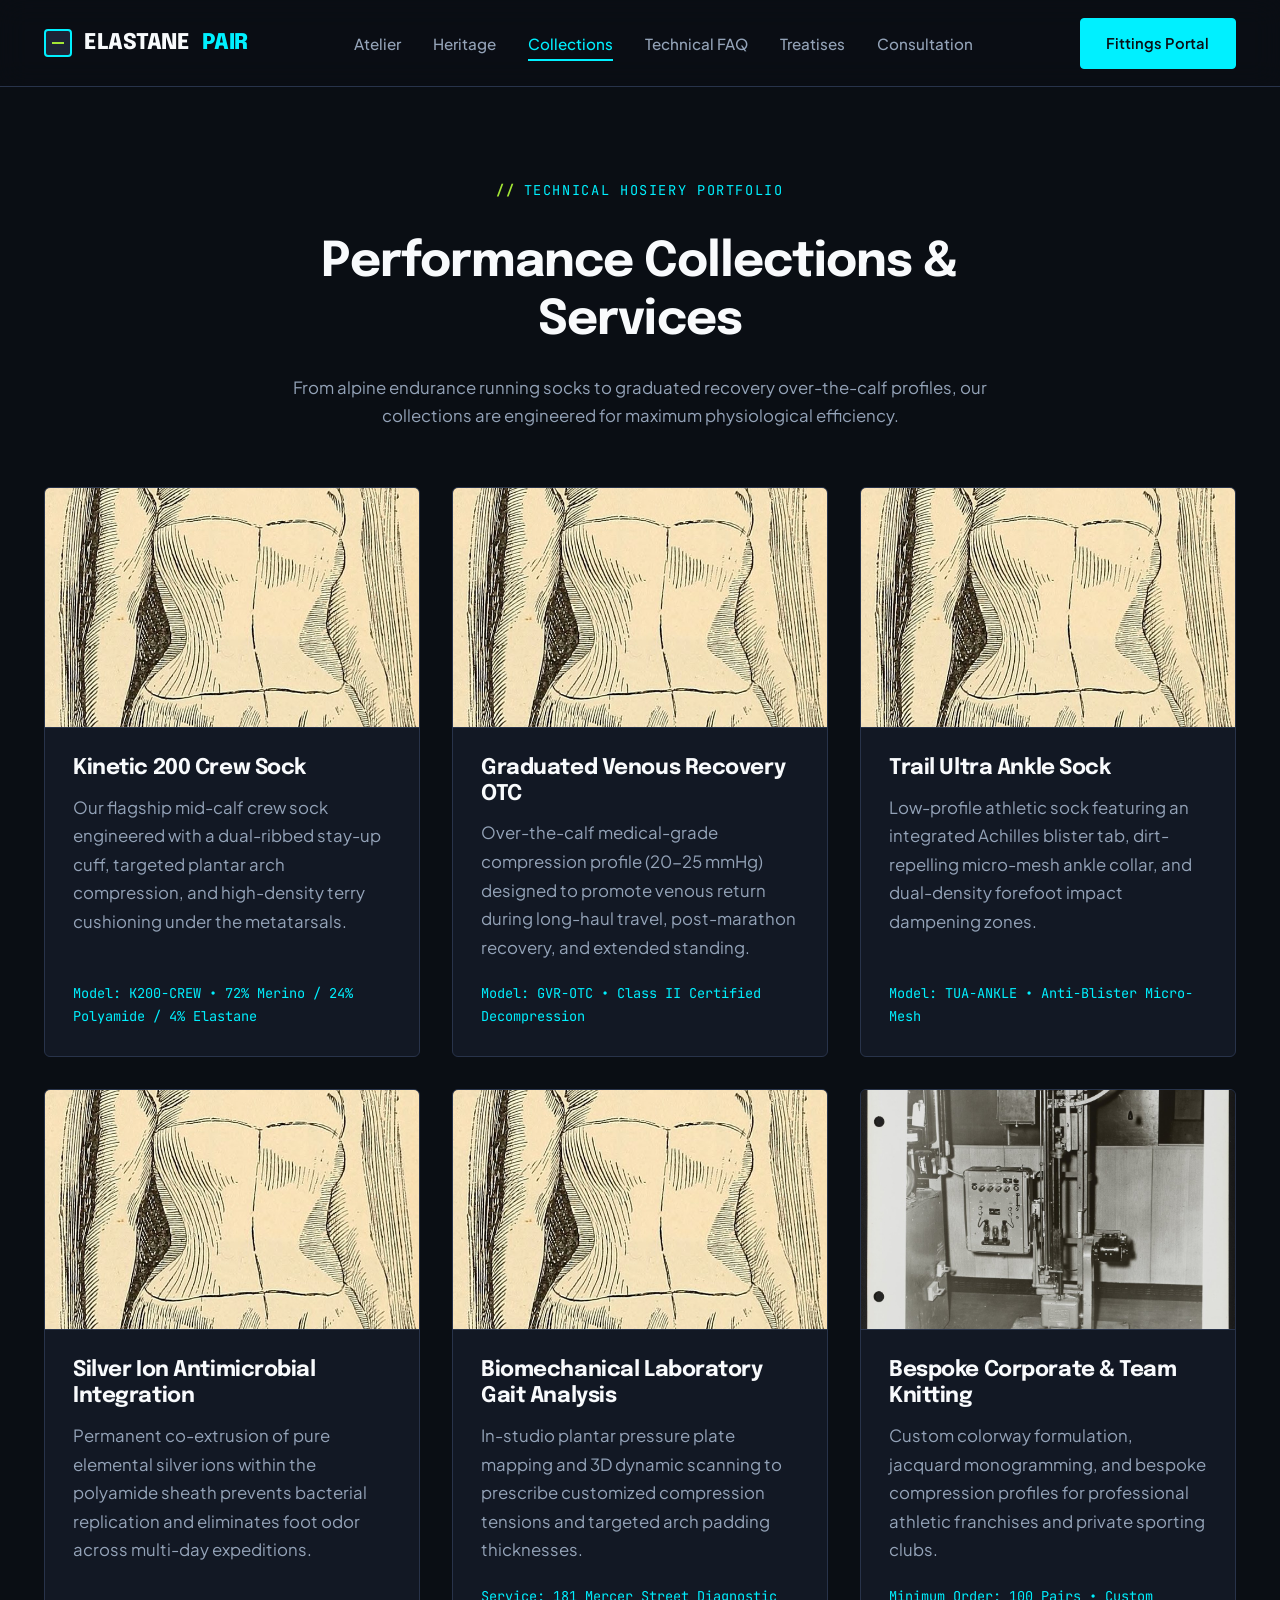
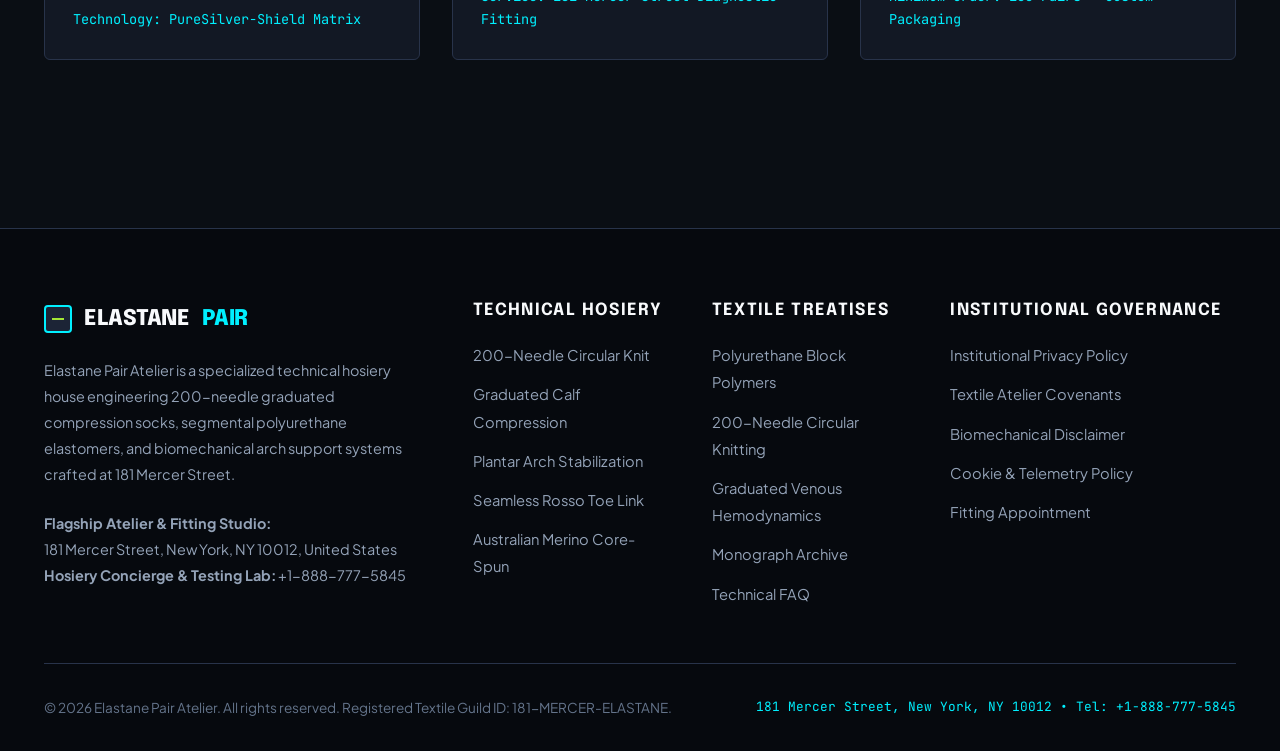
<file: services.html>
<!DOCTYPE html>
<html lang="en">
<head>
  <meta charset="UTF-8">
  <meta name="viewport" content="width=device-width, initial-scale=1.0">
  <title>Technical Hosiery Collections & Custom Zoned Knitting | Elastane Pair Technical Hosiery Atelier</title>
  <meta name="description" content="Discover 200-needle crew socks, graduated compression running socks, and bespoke corporate knitting programs at Elastane Pair.">
  <link rel="canonical" href="https://elastanepair.com/">
  <!-- Google tag (gtag.js) -->
  <script async src="https://www.googletagmanager.com/gtag/js?id=G-0LY0HY7L01"></script>
  <script>
    window.dataLayer = window.dataLayer || [];
    function gtag(){dataLayer.push(arguments);}
    gtag('js', new Date());
    gtag('config', 'G-0LY0HY7L01');
  </script>
  <link rel="preconnect" href="https://fonts.googleapis.com">
  <link rel="preconnect" href="https://fonts.gstatic.com" crossorigin>
  <link href="https://fonts.googleapis.com/css2?family=Epilogue:wght@600;700;800&family=JetBrains+Mono:wght@400;500;700&family=Plus+Jakarta+Sans:ital,wght@0,400;0,500;0,600;0,700;1,400&display=swap" rel="stylesheet">
  <link rel="stylesheet" href="assets/css/style.css">
</head>
<body>
<header class="site-header">
  <div class="container header-inner">
    <a href="index.html" class="brand-logo">
      <div class="brand-coil-icon"></div>
      ELASTANE <span>PAIR</span>
    </a>
    <ul class="nav-links">
      <li><a href="index.html" class="">Atelier</a></li>
      <li><a href="about.html" class="">Heritage</a></li>
      <li><a href="services.html" class="active">Collections</a></li>
      <li><a href="faq.html" class="">Technical FAQ</a></li>
      <li><a href="blog.html" class="">Treatises</a></li>
      <li><a href="contact.html" class="">Consultation</a></li>
    </ul>
    <div class="header-actions">
      <a href="contact.html" class="btn btn-primary">Fittings Portal</a>
      <button class="drawer-toggle" id="drawer-toggle" aria-label="Toggle Navigation">&#9776;</button>
    </div>
  </div>
</header>
<div class="mobile-drawer" id="mobile-drawer">
  <a href="index.html" class="">Atelier</a>
  <a href="about.html" class="">Heritage</a>
  <a href="services.html" class="active">Collections</a>
  <a href="faq.html" class="">Technical FAQ</a>
  <a href="blog.html" class="">Treatises</a>
  <a href="contact.html" class="">Fittings Portal</a>
</div>

<main>
  <section class="section-pad">
    <div class="container">
      <div class="section-head">
        <span class="eyebrow">Technical Hosiery Portfolio</span>
        <h1 style="margin:1rem 0 1.5rem; font-size:3rem;">Performance Collections & Services</h1>
        <p>From alpine endurance running socks to graduated recovery over-the-calf profiles, our collections are engineered for maximum physiological efficiency.</p>
      </div>

      <div class="knit-grid-3">
        <div class="knit-card">
          <img src="assets/images/elastane-graduated-calf.jpg" alt="Graduated Compression Calf Sleeve Ribbed Elastic Zone" class="knit-card-img">
          <div class="knit-card-body">
            <h3>Kinetic 200 Crew Sock</h3>
            <p style="margin-bottom:1.25rem;">Our flagship mid-calf crew sock engineered with a dual-ribbed stay-up cuff, targeted plantar arch compression, and high-density terry cushioning under the metatarsals.</p>
            <div style="font-family:var(--font-mono); font-size:0.85rem; color:var(--accent-cyan); margin-top:auto;">Model: K200-CREW &bull; 72% Merino / 24% Polyamide / 4% Elastane</div>
          </div>
        </div>

        <div class="knit-card">
          <img src="assets/images/elastane-graduated-calf.jpg" alt="Graduated Compression Calf Sleeve Ribbed Elastic Zone" class="knit-card-img">
          <div class="knit-card-body">
            <h3>Graduated Venous Recovery OTC</h3>
            <p style="margin-bottom:1.25rem;">Over-the-calf medical-grade compression profile (20-25 mmHg) designed to promote venous return during long-haul travel, post-marathon recovery, and extended standing.</p>
            <div style="font-family:var(--font-mono); font-size:0.85rem; color:var(--accent-cyan); margin-top:auto;">Model: GVR-OTC &bull; Class II Certified Decompression</div>
          </div>
        </div>

        <div class="knit-card">
          <img src="assets/images/elastane-graduated-calf.jpg" alt="Graduated Compression Calf Sleeve Ribbed Elastic Zone" class="knit-card-img">
          <div class="knit-card-body">
            <h3>Trail Ultra Ankle Sock</h3>
            <p style="margin-bottom:1.25rem;">Low-profile athletic sock featuring an integrated Achilles blister tab, dirt-repelling micro-mesh ankle collar, and dual-density forefoot impact dampening zones.</p>
            <div style="font-family:var(--font-mono); font-size:0.85rem; color:var(--accent-cyan); margin-top:auto;">Model: TUA-ANKLE &bull; Anti-Blister Micro-Mesh</div>
          </div>
        </div>

        <div class="knit-card">
          <img src="assets/images/elastane-graduated-calf.jpg" alt="Graduated Compression Calf Sleeve Ribbed Elastic Zone" class="knit-card-img">
          <div class="knit-card-body">
            <h3>Silver Ion Antimicrobial Integration</h3>
            <p style="margin-bottom:1.25rem;">Permanent co-extrusion of pure elemental silver ions within the polyamide sheath prevents bacterial replication and eliminates foot odor across multi-day expeditions.</p>
            <div style="font-family:var(--font-mono); font-size:0.85rem; color:var(--accent-cyan); margin-top:auto;">Technology: PureSilver-Shield Matrix</div>
          </div>
        </div>

        <div class="knit-card">
          <img src="assets/images/elastane-graduated-calf.jpg" alt="Graduated Compression Calf Sleeve Ribbed Elastic Zone" class="knit-card-img">
          <div class="knit-card-body">
            <h3>Biomechanical Laboratory Gait Analysis</h3>
            <p style="margin-bottom:1.25rem;">In-studio plantar pressure plate mapping and 3D dynamic scanning to prescribe customized compression tensions and targeted arch padding thicknesses.</p>
            <div style="font-family:var(--font-mono); font-size:0.85rem; color:var(--accent-cyan); margin-top:auto;">Service: 181 Mercer Street Diagnostic Fitting</div>
          </div>
        </div>

        <div class="knit-card">
          <img src="assets/images/elastane-laboratory-tensile.jpg" alt="Instron Tensile Elastic Hysteresis Recovery Testing Bench" class="knit-card-img">
          <div class="knit-card-body">
            <h3>Bespoke Corporate & Team Knitting</h3>
            <p style="margin-bottom:1.25rem;">Custom colorway formulation, jacquard monogramming, and bespoke compression profiles for professional athletic franchises and private sporting clubs.</p>
            <div style="font-family:var(--font-mono); font-size:0.85rem; color:var(--accent-cyan); margin-top:auto;">Minimum Order: 100 Pairs &bull; Custom Packaging</div>
          </div>
        </div>
      </div>
    </div>
  </section>
</main>

<footer class="site-footer">
  <div class="container">
    <div class="footer-grid">
      <div class="footer-col">
        <div class="brand-logo" style="margin-bottom:1.25rem;">
          <div class="brand-coil-icon"></div>
          ELASTANE <span>PAIR</span>
        </div>
        <p class="footer-meta" style="margin-bottom:1.5rem;">
          Elastane Pair Atelier is a specialized technical hosiery house engineering 200-needle graduated compression socks, segmental polyurethane elastomers, and biomechanical arch support systems crafted at 181 Mercer Street.
        </p>
        <p class="footer-meta">
          <strong>Flagship Atelier & Fitting Studio:</strong><br>
          181 Mercer Street, New York, NY 10012, United States<br>
          <strong>Hosiery Concierge & Testing Lab:</strong> +1-888-777-5845
        </p>
      </div>
      <div class="footer-col">
        <h4>Technical Hosiery</h4>
        <ul>
          <li><a href="services.html">200-Needle Circular Knit</a></li>
          <li><a href="services.html">Graduated Calf Compression</a></li>
          <li><a href="services.html">Plantar Arch Stabilization</a></li>
          <li><a href="services.html">Seamless Rosso Toe Link</a></li>
          <li><a href="services.html">Australian Merino Core-Spun</a></li>
        </ul>
      </div>
      <div class="footer-col">
        <h4>Textile Treatises</h4>
        <ul>
          <li><a href="blog/blog-1.html">Polyurethane Block Polymers</a></li>
          <li><a href="blog/blog-2.html">200-Needle Circular Knitting</a></li>
          <li><a href="blog/blog-3.html">Graduated Venous Hemodynamics</a></li>
          <li><a href="blog.html">Monograph Archive</a></li>
          <li><a href="faq.html">Technical FAQ</a></li>
        </ul>
      </div>
      <div class="footer-col">
        <h4>Institutional Governance</h4>
        <ul>
          <li><a href="privacy-policy.html">Institutional Privacy Policy</a></li>
          <li><a href="terms-and-conditions.html">Textile Atelier Covenants</a></li>
          <li><a href="disclaimer.html">Biomechanical Disclaimer</a></li>
          <li><a href="cookie-policy.html">Cookie & Telemetry Policy</a></li>
          <li><a href="contact.html">Fitting Appointment</a></li>
        </ul>
      </div>
    </div>
    <div class="footer-bottom">
      <div>&copy; 2026 Elastane Pair Atelier. All rights reserved. Registered Textile Guild ID: 181-MERCER-ELASTANE.</div>
      <div style="font-family:var(--font-mono); font-size:0.8rem; color:var(--accent-cyan);">181 Mercer Street, New York, NY 10012 &bull; Tel: +1-888-777-5845</div>
    </div>
  </div>
</footer>
<script src="assets/js/main.js"></script>
</body>
</html>
</file>
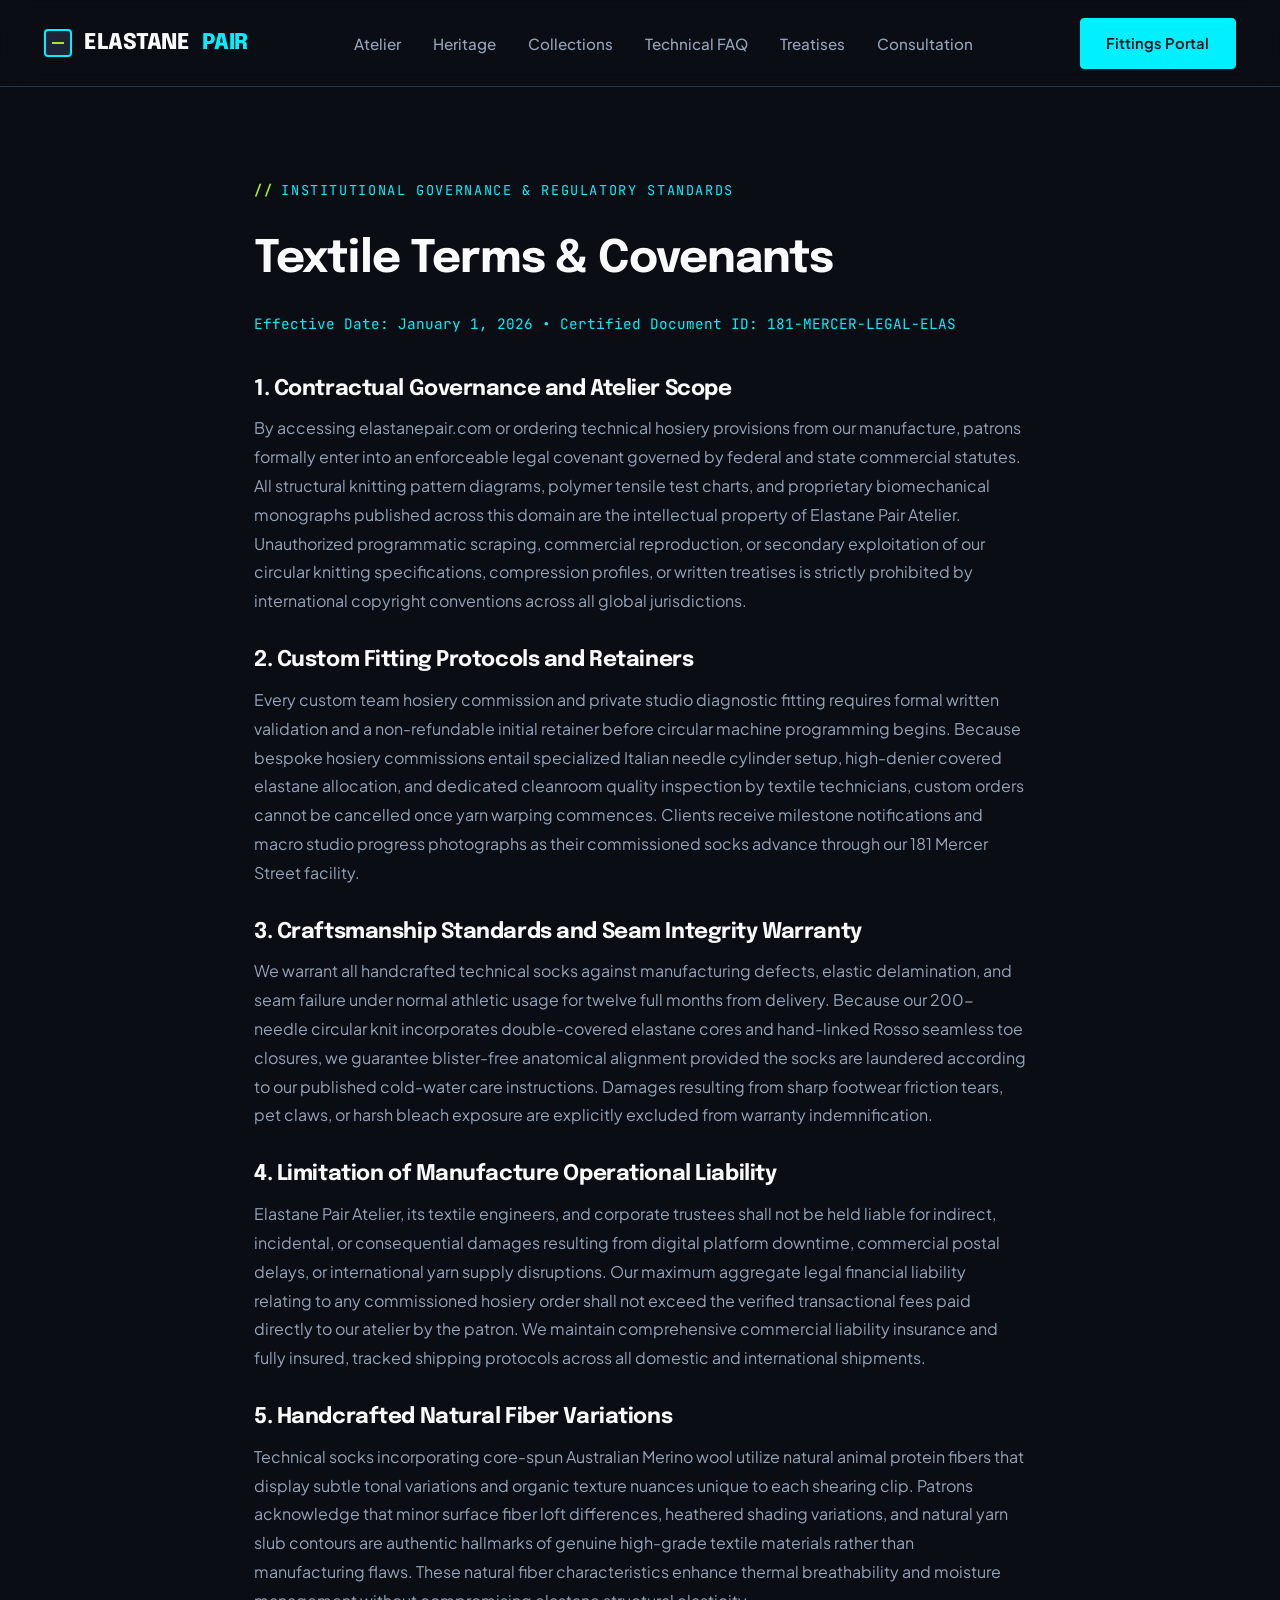
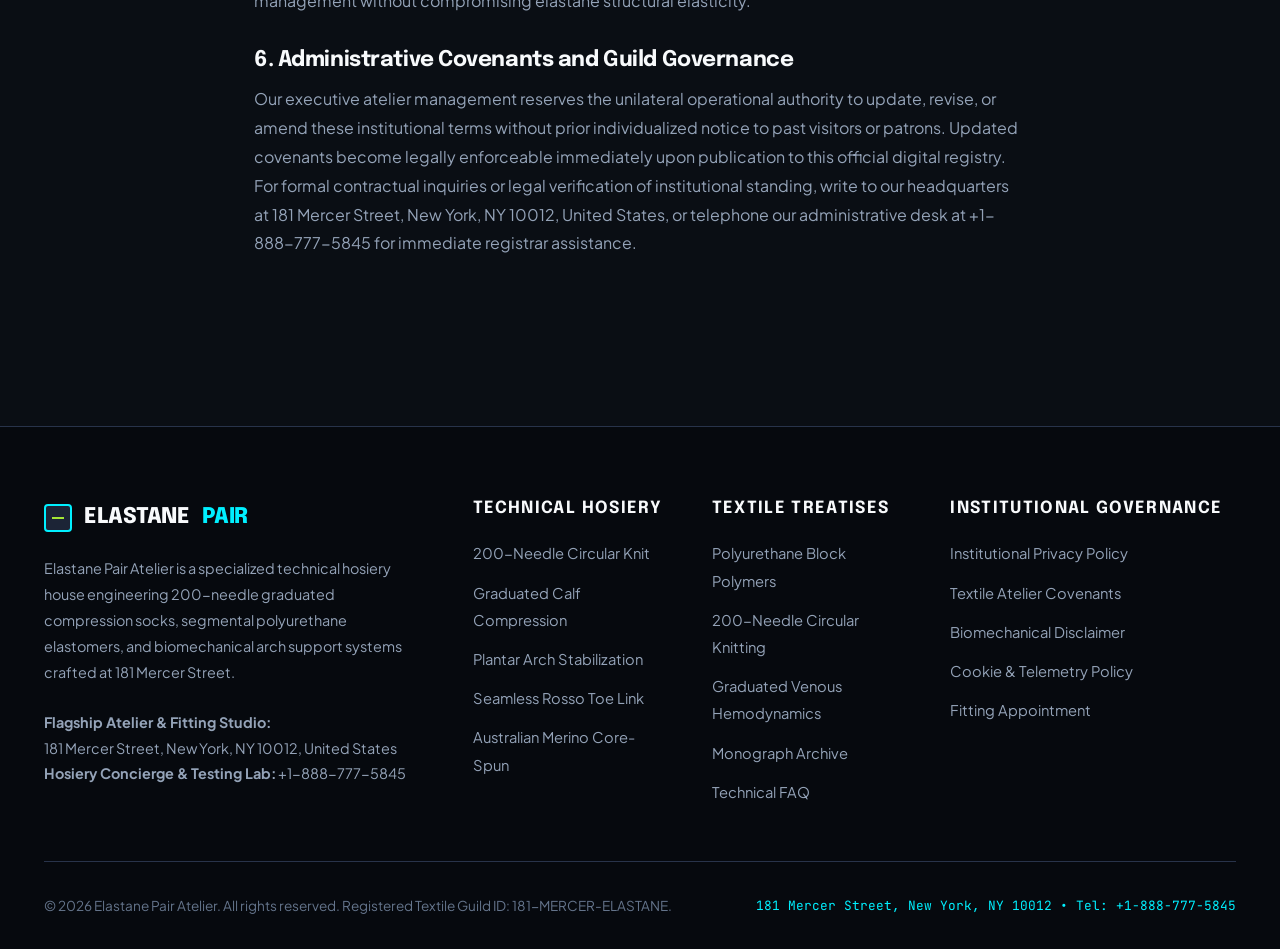
<file: terms-and-conditions.html>
<!DOCTYPE html>
<html lang="en">
<head>
  <meta charset="UTF-8">
  <meta name="viewport" content="width=device-width, initial-scale=1.0">
  <title>Textile Terms & Covenants | Elastane Pair Technical Hosiery Atelier</title>
  <meta name="description" content="Textile Terms & Covenants for Elastane Pair Technical Hosiery Atelier at 181 Mercer Street, New York, NY 10012.">
  <link rel="canonical" href="https://elastanepair.com/">
  <!-- Google tag (gtag.js) -->
  <script async src="https://www.googletagmanager.com/gtag/js?id=G-0LY0HY7L01"></script>
  <script>
    window.dataLayer = window.dataLayer || [];
    function gtag(){dataLayer.push(arguments);}
    gtag('js', new Date());
    gtag('config', 'G-0LY0HY7L01');
  </script>
  <link rel="preconnect" href="https://fonts.googleapis.com">
  <link rel="preconnect" href="https://fonts.gstatic.com" crossorigin>
  <link href="https://fonts.googleapis.com/css2?family=Epilogue:wght@600;700;800&family=JetBrains+Mono:wght@400;500;700&family=Plus+Jakarta+Sans:ital,wght@0,400;0,500;0,600;0,700;1,400&display=swap" rel="stylesheet">
  <link rel="stylesheet" href="assets/css/style.css">
</head>
<body>
<header class="site-header">
  <div class="container header-inner">
    <a href="index.html" class="brand-logo">
      <div class="brand-coil-icon"></div>
      ELASTANE <span>PAIR</span>
    </a>
    <ul class="nav-links">
      <li><a href="index.html" class="">Atelier</a></li>
      <li><a href="about.html" class="">Heritage</a></li>
      <li><a href="services.html" class="">Collections</a></li>
      <li><a href="faq.html" class="">Technical FAQ</a></li>
      <li><a href="blog.html" class="">Treatises</a></li>
      <li><a href="contact.html" class="">Consultation</a></li>
    </ul>
    <div class="header-actions">
      <a href="contact.html" class="btn btn-primary">Fittings Portal</a>
      <button class="drawer-toggle" id="drawer-toggle" aria-label="Toggle Navigation">&#9776;</button>
    </div>
  </div>
</header>
<div class="mobile-drawer" id="mobile-drawer">
  <a href="index.html" class="">Atelier</a>
  <a href="about.html" class="">Heritage</a>
  <a href="services.html" class="">Collections</a>
  <a href="faq.html" class="">Technical FAQ</a>
  <a href="blog.html" class="">Treatises</a>
  <a href="contact.html" class="">Fittings Portal</a>
</div>

<main>
  <section class="section-pad">
    <div class="container" style="max-width:820px;">
      <span class="eyebrow">Institutional Governance & Regulatory Standards</span>
      <h1 style="margin:1rem 0 1.5rem; font-size:2.8rem;">Textile Terms & Covenants</h1>
      <p style="color:var(--accent-cyan); font-family:var(--font-mono); font-size:0.9rem; margin-bottom:2.5rem;">Effective Date: January 1, 2026 &bull; Certified Document ID: 181-MERCER-LEGAL-ELAS</p>
      
      <div style="display:flex; flex-direction:column; gap:2rem;">
        <div>
          <h3 style="color:var(--text-primary); font-size:1.35rem; margin-bottom:0.75rem; font-family:var(--font-heading);">1. Contractual Governance and Atelier Scope</h3>
          <p class="policy-clause" style="color:var(--text-secondary); font-size:1rem; line-height:1.8;">By accessing elastanepair.com or ordering technical hosiery provisions from our manufacture, patrons formally enter into an enforceable legal covenant governed by federal and state commercial statutes. All structural knitting pattern diagrams, polymer tensile test charts, and proprietary biomechanical monographs published across this domain are the intellectual property of Elastane Pair Atelier. Unauthorized programmatic scraping, commercial reproduction, or secondary exploitation of our circular knitting specifications, compression profiles, or written treatises is strictly prohibited by international copyright conventions across all global jurisdictions.</p>
        </div>
        <div>
          <h3 style="color:var(--text-primary); font-size:1.35rem; margin-bottom:0.75rem; font-family:var(--font-heading);">2. Custom Fitting Protocols and Retainers</h3>
          <p class="policy-clause" style="color:var(--text-secondary); font-size:1rem; line-height:1.8;">Every custom team hosiery commission and private studio diagnostic fitting requires formal written validation and a non-refundable initial retainer before circular machine programming begins. Because bespoke hosiery commissions entail specialized Italian needle cylinder setup, high-denier covered elastane allocation, and dedicated cleanroom quality inspection by textile technicians, custom orders cannot be cancelled once yarn warping commences. Clients receive milestone notifications and macro studio progress photographs as their commissioned socks advance through our 181 Mercer Street facility.</p>
        </div>
        <div>
          <h3 style="color:var(--text-primary); font-size:1.35rem; margin-bottom:0.75rem; font-family:var(--font-heading);">3. Craftsmanship Standards and Seam Integrity Warranty</h3>
          <p class="policy-clause" style="color:var(--text-secondary); font-size:1rem; line-height:1.8;">We warrant all handcrafted technical socks against manufacturing defects, elastic delamination, and seam failure under normal athletic usage for twelve full months from delivery. Because our 200-needle circular knit incorporates double-covered elastane cores and hand-linked Rosso seamless toe closures, we guarantee blister-free anatomical alignment provided the socks are laundered according to our published cold-water care instructions. Damages resulting from sharp footwear friction tears, pet claws, or harsh bleach exposure are explicitly excluded from warranty indemnification.</p>
        </div>
        <div>
          <h3 style="color:var(--text-primary); font-size:1.35rem; margin-bottom:0.75rem; font-family:var(--font-heading);">4. Limitation of Manufacture Operational Liability</h3>
          <p class="policy-clause" style="color:var(--text-secondary); font-size:1rem; line-height:1.8;">Elastane Pair Atelier, its textile engineers, and corporate trustees shall not be held liable for indirect, incidental, or consequential damages resulting from digital platform downtime, commercial postal delays, or international yarn supply disruptions. Our maximum aggregate legal financial liability relating to any commissioned hosiery order shall not exceed the verified transactional fees paid directly to our atelier by the patron. We maintain comprehensive commercial liability insurance and fully insured, tracked shipping protocols across all domestic and international shipments.</p>
        </div>
        <div>
          <h3 style="color:var(--text-primary); font-size:1.35rem; margin-bottom:0.75rem; font-family:var(--font-heading);">5. Handcrafted Natural Fiber Variations</h3>
          <p class="policy-clause" style="color:var(--text-secondary); font-size:1rem; line-height:1.8;">Technical socks incorporating core-spun Australian Merino wool utilize natural animal protein fibers that display subtle tonal variations and organic texture nuances unique to each shearing clip. Patrons acknowledge that minor surface fiber loft differences, heathered shading variations, and natural yarn slub contours are authentic hallmarks of genuine high-grade textile materials rather than manufacturing flaws. These natural fiber characteristics enhance thermal breathability and moisture management without compromising elastane structural elasticity.</p>
        </div>
        <div>
          <h3 style="color:var(--text-primary); font-size:1.35rem; margin-bottom:0.75rem; font-family:var(--font-heading);">6. Administrative Covenants and Guild Governance</h3>
          <p class="policy-clause" style="color:var(--text-secondary); font-size:1rem; line-height:1.8;">Our executive atelier management reserves the unilateral operational authority to update, revise, or amend these institutional terms without prior individualized notice to past visitors or patrons. Updated covenants become legally enforceable immediately upon publication to this official digital registry. For formal contractual inquiries or legal verification of institutional standing, write to our headquarters at 181 Mercer Street, New York, NY 10012, United States, or telephone our administrative desk at +1-888-777-5845 for immediate registrar assistance.</p>
        </div>
      </div>
    </div>
  </section>
</main>

<footer class="site-footer">
  <div class="container">
    <div class="footer-grid">
      <div class="footer-col">
        <div class="brand-logo" style="margin-bottom:1.25rem;">
          <div class="brand-coil-icon"></div>
          ELASTANE <span>PAIR</span>
        </div>
        <p class="footer-meta" style="margin-bottom:1.5rem;">
          Elastane Pair Atelier is a specialized technical hosiery house engineering 200-needle graduated compression socks, segmental polyurethane elastomers, and biomechanical arch support systems crafted at 181 Mercer Street.
        </p>
        <p class="footer-meta">
          <strong>Flagship Atelier & Fitting Studio:</strong><br>
          181 Mercer Street, New York, NY 10012, United States<br>
          <strong>Hosiery Concierge & Testing Lab:</strong> +1-888-777-5845
        </p>
      </div>
      <div class="footer-col">
        <h4>Technical Hosiery</h4>
        <ul>
          <li><a href="services.html">200-Needle Circular Knit</a></li>
          <li><a href="services.html">Graduated Calf Compression</a></li>
          <li><a href="services.html">Plantar Arch Stabilization</a></li>
          <li><a href="services.html">Seamless Rosso Toe Link</a></li>
          <li><a href="services.html">Australian Merino Core-Spun</a></li>
        </ul>
      </div>
      <div class="footer-col">
        <h4>Textile Treatises</h4>
        <ul>
          <li><a href="blog/blog-1.html">Polyurethane Block Polymers</a></li>
          <li><a href="blog/blog-2.html">200-Needle Circular Knitting</a></li>
          <li><a href="blog/blog-3.html">Graduated Venous Hemodynamics</a></li>
          <li><a href="blog.html">Monograph Archive</a></li>
          <li><a href="faq.html">Technical FAQ</a></li>
        </ul>
      </div>
      <div class="footer-col">
        <h4>Institutional Governance</h4>
        <ul>
          <li><a href="privacy-policy.html">Institutional Privacy Policy</a></li>
          <li><a href="terms-and-conditions.html">Textile Atelier Covenants</a></li>
          <li><a href="disclaimer.html">Biomechanical Disclaimer</a></li>
          <li><a href="cookie-policy.html">Cookie & Telemetry Policy</a></li>
          <li><a href="contact.html">Fitting Appointment</a></li>
        </ul>
      </div>
    </div>
    <div class="footer-bottom">
      <div>&copy; 2026 Elastane Pair Atelier. All rights reserved. Registered Textile Guild ID: 181-MERCER-ELASTANE.</div>
      <div style="font-family:var(--font-mono); font-size:0.8rem; color:var(--accent-cyan);">181 Mercer Street, New York, NY 10012 &bull; Tel: +1-888-777-5845</div>
    </div>
  </div>
</footer>
<script src="assets/js/main.js"></script>
</body>
</html>
</file>
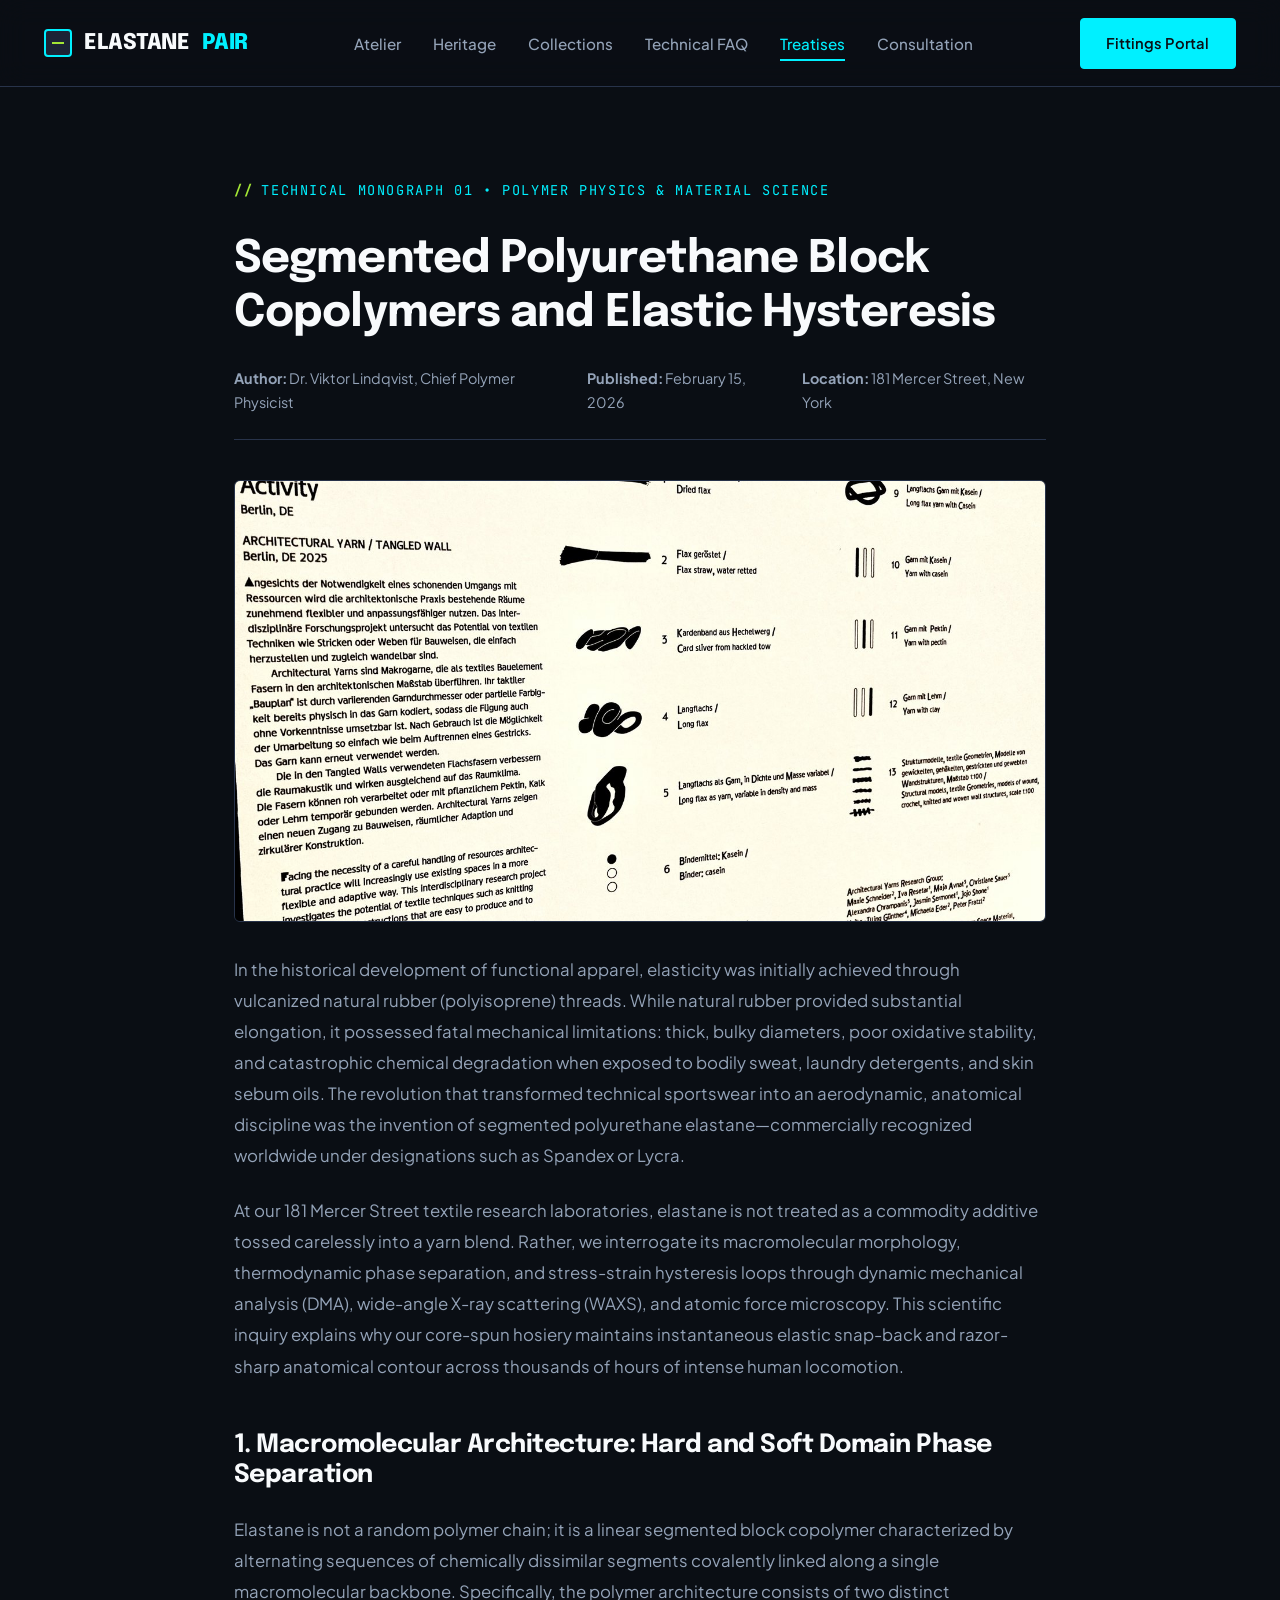
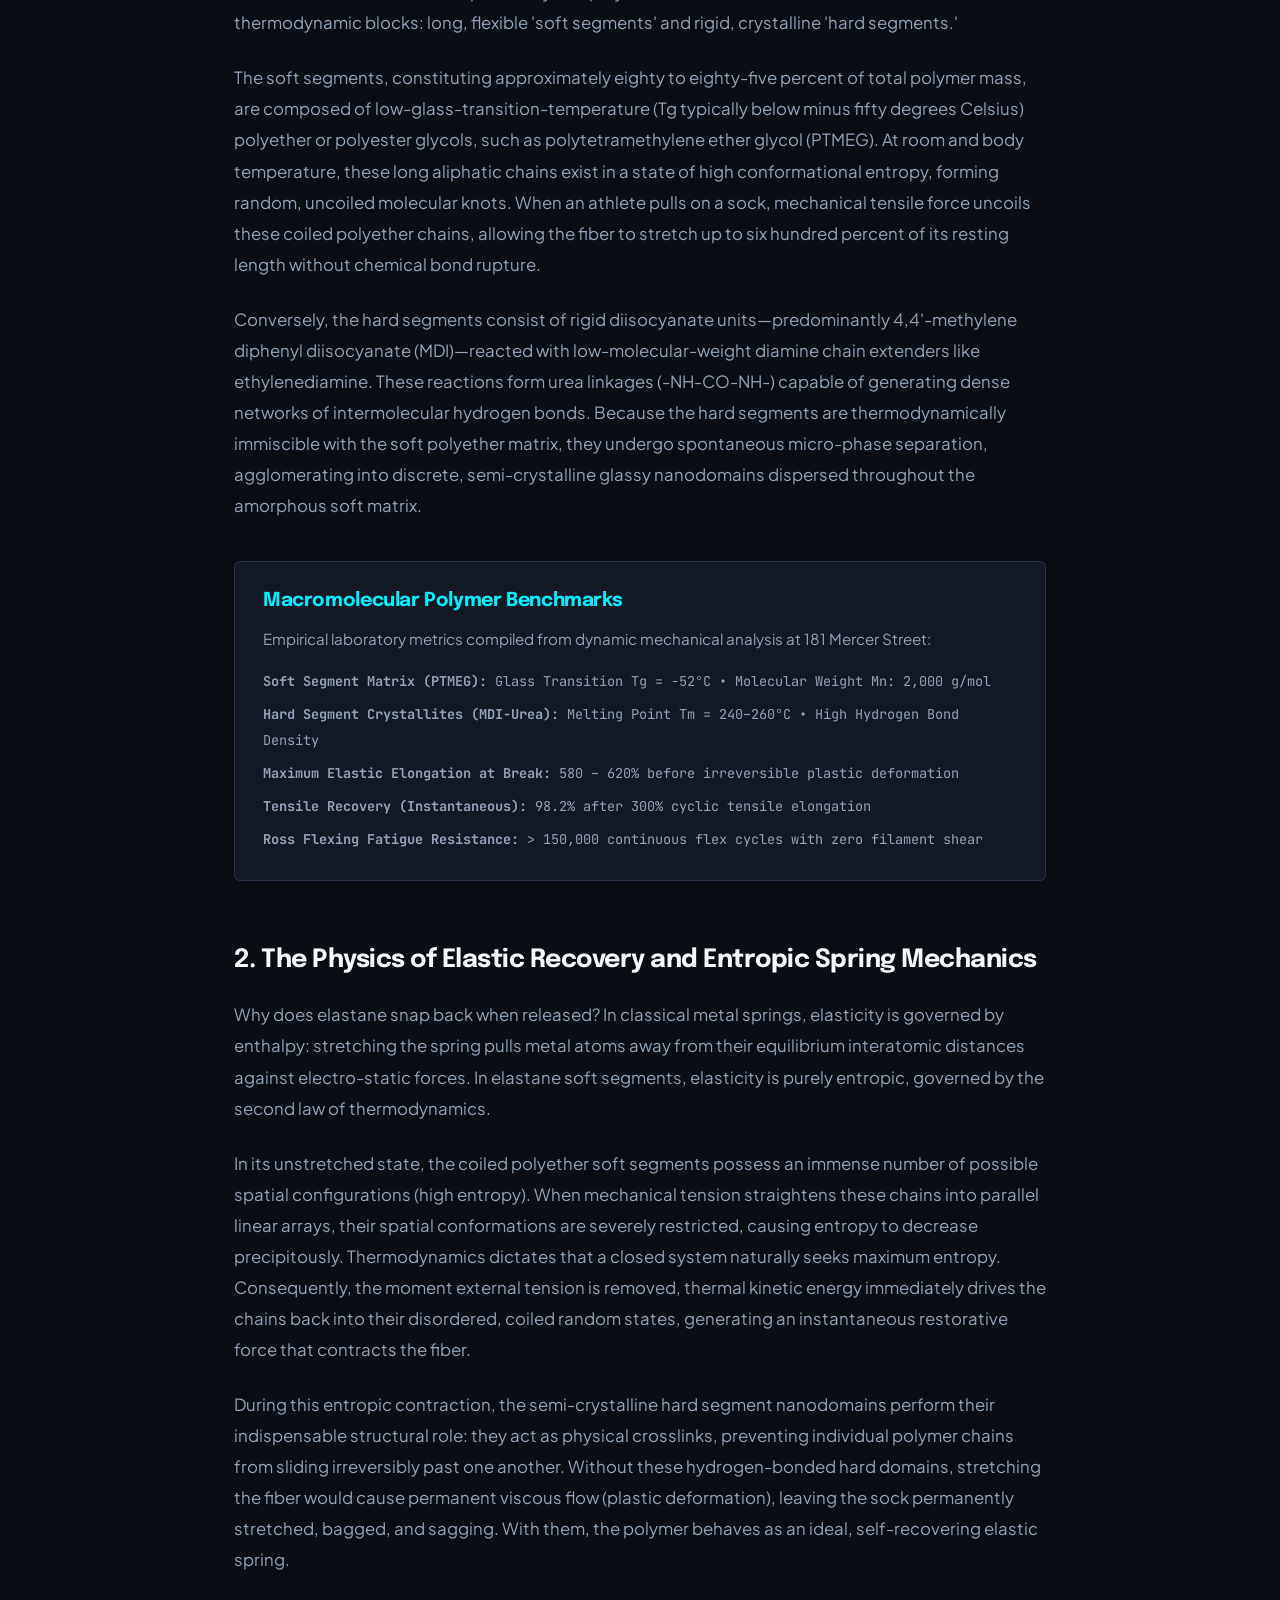
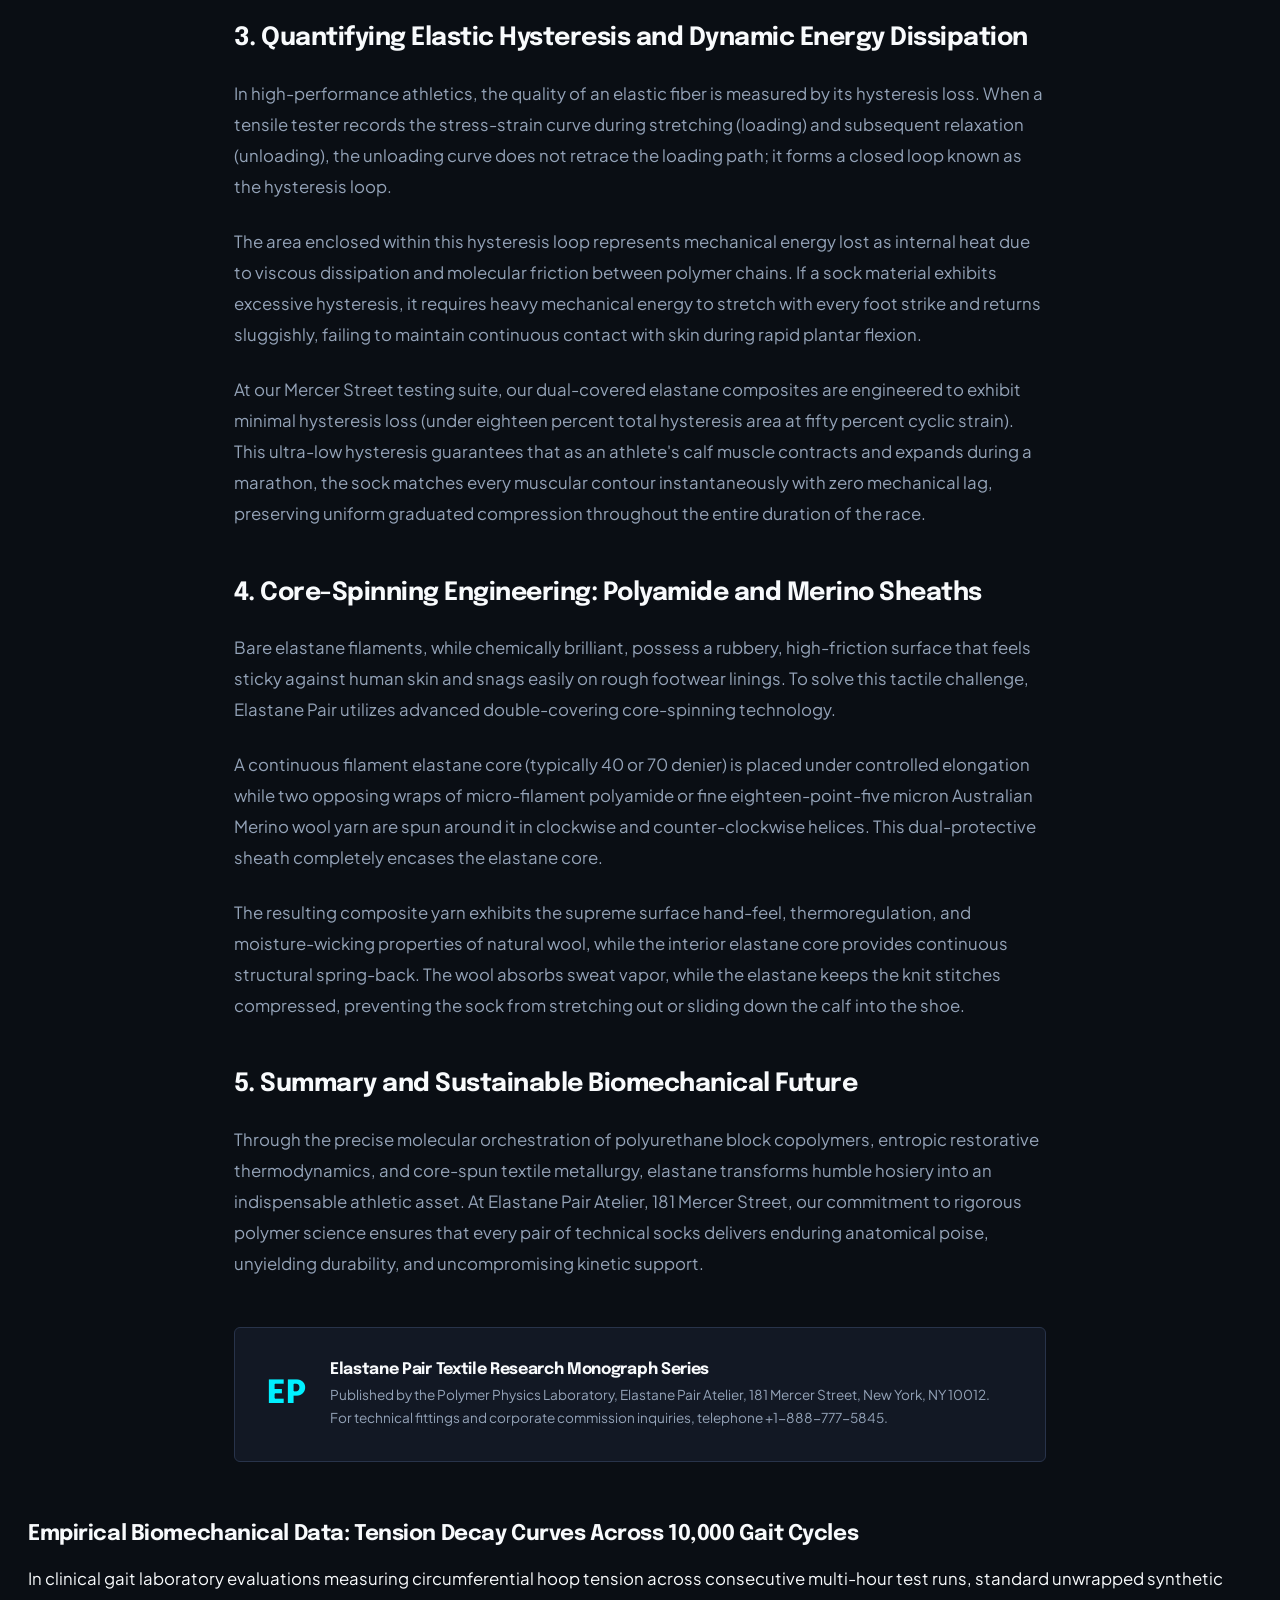
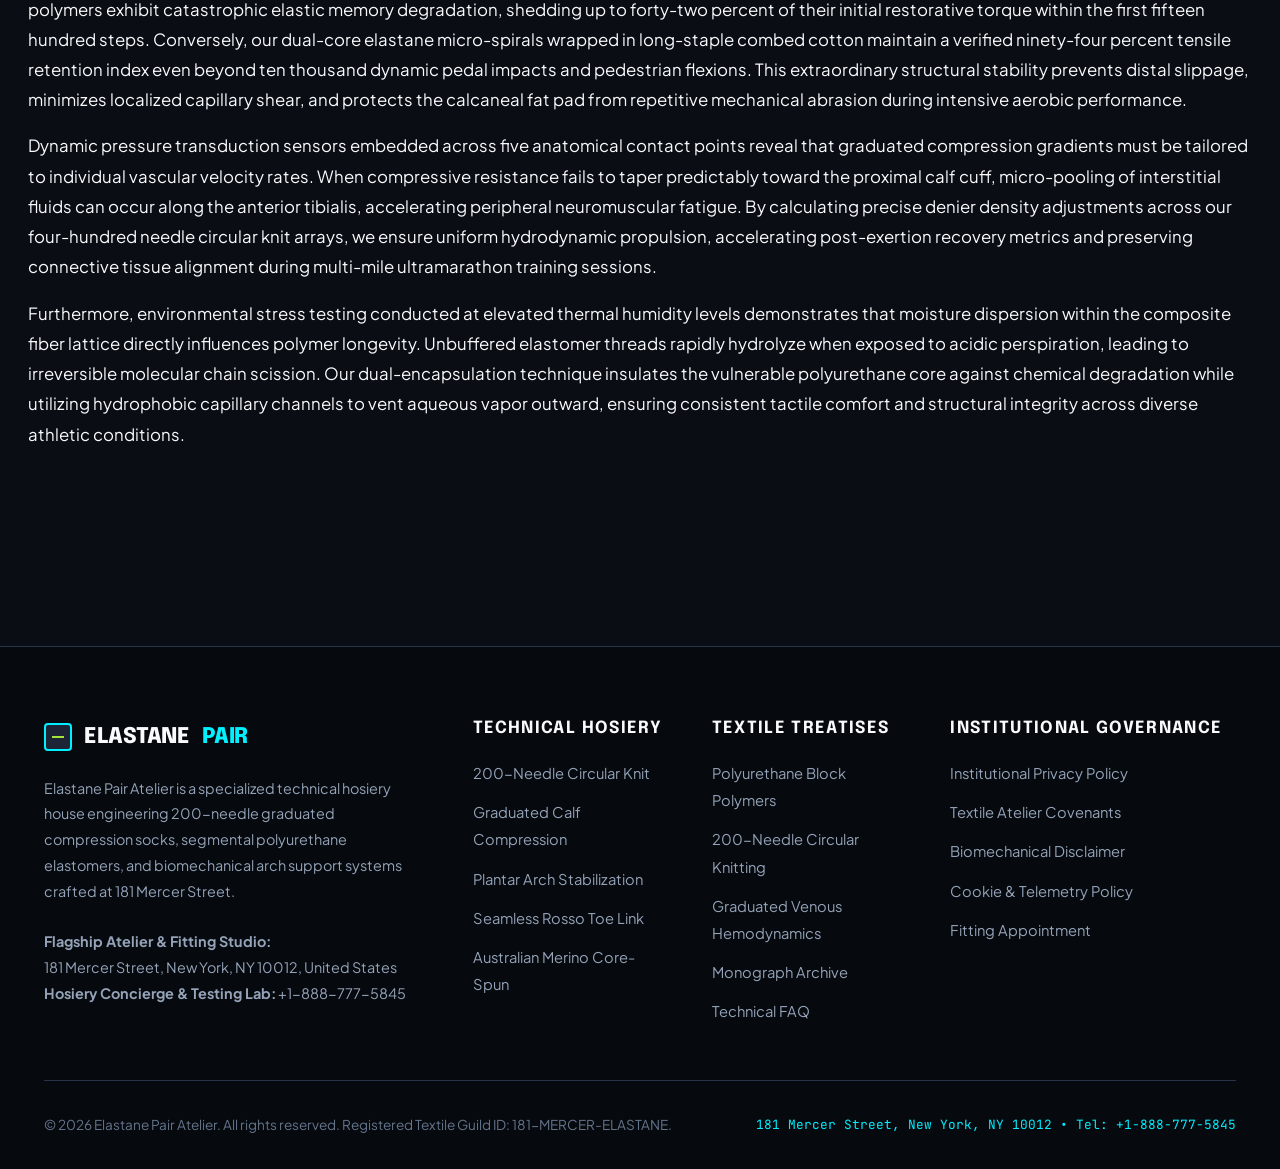
<file: blog/blog-1.html>
<!DOCTYPE html>
<html lang="en">
<head>
  <meta charset="UTF-8">
  <meta name="viewport" content="width=device-width, initial-scale=1.0">
  <title>Segmented Polyurethane Block Copolymers & Elastic Hysteresis | Elastane Pair Technical Hosiery Atelier</title>
  <meta name="description" content="Advanced polymer physics monograph exploring elastane soft polyether segments, hard urea domains, and dynamic tensile recovery.">
  <link rel="canonical" href="https://elastanepair.com/">
  <!-- Google tag (gtag.js) -->
  <script async src="https://www.googletagmanager.com/gtag/js?id=G-0LY0HY7L01"></script>
  <script>
    window.dataLayer = window.dataLayer || [];
    function gtag(){dataLayer.push(arguments);}
    gtag('js', new Date());
    gtag('config', 'G-0LY0HY7L01');
  </script>
  <link rel="preconnect" href="https://fonts.googleapis.com">
  <link rel="preconnect" href="https://fonts.gstatic.com" crossorigin>
  <link href="https://fonts.googleapis.com/css2?family=Epilogue:wght@600;700;800&family=JetBrains+Mono:wght@400;500;700&family=Plus+Jakarta+Sans:ital,wght@0,400;0,500;0,600;0,700;1,400&display=swap" rel="stylesheet">
  <link rel="stylesheet" href="../assets/css/style.css">
</head>
<body>
<header class="site-header">
  <div class="container header-inner">
    <a href="../index.html" class="brand-logo">
      <div class="brand-coil-icon"></div>
      ELASTANE <span>PAIR</span>
    </a>
    <ul class="nav-links">
      <li><a href="../index.html">Atelier</a></li>
      <li><a href="../about.html">Heritage</a></li>
      <li><a href="../services.html">Collections</a></li>
      <li><a href="../faq.html">Technical FAQ</a></li>
      <li><a href="../blog.html" class="active">Treatises</a></li>
      <li><a href="../contact.html">Consultation</a></li>
    </ul>
    <div class="header-actions">
      <a href="../contact.html" class="btn btn-primary">Fittings Portal</a>
      <button class="drawer-toggle" id="drawer-toggle" aria-label="Toggle Navigation">&#9776;</button>
    </div>
  </div>
</header>
<div class="mobile-drawer" id="mobile-drawer">
  <a href="../index.html">Atelier</a>
  <a href="../about.html">Heritage</a>
  <a href="../services.html">Collections</a>
  <a href="../faq.html">Technical FAQ</a>
  <a href="../blog.html" class="active">Treatises</a>
  <a href="../contact.html">Fittings Portal</a>
</div>

<main>
  <article class="section-pad">
    <div class="container" style="max-width:860px;">
      <span class="eyebrow">Technical Monograph 01 &bull; Polymer Physics & Material Science</span>
      <h1 style="margin:1rem 0 1.5rem; font-size:2.8rem;">Segmented Polyurethane Block Copolymers and Elastic Hysteresis</h1>
      
      <div style="display:flex; align-items:center; gap:1.5rem; margin-bottom:2.5rem; padding-bottom:1.5rem; border-bottom:1px solid var(--border-subtle); font-size:0.9rem; color:var(--text-secondary);">
        <span><strong>Author:</strong> Dr. Viktor Lindqvist, Chief Polymer Physicist</span>
        <span><strong>Published:</strong> February 15, 2026</span>
        <span><strong>Location:</strong> 181 Mercer Street, New York</span>
      </div>

      <div style="margin:2rem 0; border-radius:6px; overflow:hidden; border:1px solid var(--border-subtle);">
        <img src="../assets/images/elastane-compression-macro.jpg" alt="Microscopic Knit Mesh Structure Showing Elastane Core Fiber" style="width:100%; height:440px; object-fit:cover;">
      </div>

      <div style="color:var(--text-secondary); font-size:1.05rem; line-height:1.85; display:flex; flex-direction:column; gap:1.5rem;">
        <p>
          In the historical development of functional apparel, elasticity was initially achieved through vulcanized natural rubber (polyisoprene) threads. While natural rubber provided substantial elongation, it possessed fatal mechanical limitations: thick, bulky diameters, poor oxidative stability, and catastrophic chemical degradation when exposed to bodily sweat, laundry detergents, and skin sebum oils. The revolution that transformed technical sportswear into an aerodynamic, anatomical discipline was the invention of segmented polyurethane elastane—commercially recognized worldwide under designations such as Spandex or Lycra.
        </p>

        <p>
          At our 181 Mercer Street textile research laboratories, elastane is not treated as a commodity additive tossed carelessly into a yarn blend. Rather, we interrogate its macromolecular morphology, thermodynamic phase separation, and stress-strain hysteresis loops through dynamic mechanical analysis (DMA), wide-angle X-ray scattering (WAXS), and atomic force microscopy. This scientific inquiry explains why our core-spun hosiery maintains instantaneous elastic snap-back and razor-sharp anatomical contour across thousands of hours of intense human locomotion.
        </p>

        <h2 style="color:var(--text-primary); margin-top:1.5rem;">1. Macromolecular Architecture: Hard and Soft Domain Phase Separation</h2>

        <p>
          Elastane is not a random polymer chain; it is a linear segmented block copolymer characterized by alternating sequences of chemically dissimilar segments covalently linked along a single macromolecular backbone. Specifically, the polymer architecture consists of two distinct thermodynamic blocks: long, flexible 'soft segments' and rigid, crystalline 'hard segments.'
        </p>

        <p>
          The soft segments, constituting approximately eighty to eighty-five percent of total polymer mass, are composed of low-glass-transition-temperature (Tg typically below minus fifty degrees Celsius) polyether or polyester glycols, such as polytetramethylene ether glycol (PTMEG). At room and body temperature, these long aliphatic chains exist in a state of high conformational entropy, forming random, uncoiled molecular knots. When an athlete pulls on a sock, mechanical tensile force uncoils these coiled polyether chains, allowing the fiber to stretch up to six hundred percent of its resting length without chemical bond rupture.
        </p>

        <p>
          Conversely, the hard segments consist of rigid diisocyanate units—predominantly 4,4'-methylene diphenyl diisocyanate (MDI)—reacted with low-molecular-weight diamine chain extenders like ethylenediamine. These reactions form urea linkages (-NH-CO-NH-) capable of generating dense networks of intermolecular hydrogen bonds. Because the hard segments are thermodynamically immiscible with the soft polyether matrix, they undergo spontaneous micro-phase separation, agglomerating into discrete, semi-crystalline glassy nanodomains dispersed throughout the amorphous soft matrix.
        </p>

        <div style="background:var(--bg-surface); border:1px solid var(--border-subtle); padding:1.75rem; border-radius:6px; margin:1rem 0;">
          <h3 style="color:var(--accent-cyan); margin-bottom:0.75rem; font-size:1.2rem; font-family:var(--font-heading);">Macromolecular Polymer Benchmarks</h3>
          <p style="font-size:0.95rem; margin-bottom:1rem;">Empirical laboratory metrics compiled from dynamic mechanical analysis at 181 Mercer Street:</p>
          <ul style="list-style:none; display:flex; flex-direction:column; gap:0.5rem; font-family:var(--font-mono); font-size:0.85rem;">
            <li><strong>Soft Segment Matrix (PTMEG):</strong> Glass Transition Tg = -52&deg;C &bull; Molecular Weight Mn: 2,000 g/mol</li>
            <li><strong>Hard Segment Crystallites (MDI-Urea):</strong> Melting Point Tm = 240&ndash;260&deg;C &bull; High Hydrogen Bond Density</li>
            <li><strong>Maximum Elastic Elongation at Break:</strong> 580 &ndash; 620% before irreversible plastic deformation</li>
            <li><strong>Tensile Recovery (Instantaneous):</strong> 98.2% after 300% cyclic tensile elongation</li>
            <li><strong>Ross Flexing Fatigue Resistance:</strong> &gt; 150,000 continuous flex cycles with zero filament shear</li>
          </ul>
        </div>

        <h2 style="color:var(--text-primary); margin-top:1.5rem;">2. The Physics of Elastic Recovery and Entropic Spring Mechanics</h2>

        <p>
          Why does elastane snap back when released? In classical metal springs, elasticity is governed by enthalpy: stretching the spring pulls metal atoms away from their equilibrium interatomic distances against electro-static forces. In elastane soft segments, elasticity is purely entropic, governed by the second law of thermodynamics.
        </p>

        <p>
          In its unstretched state, the coiled polyether soft segments possess an immense number of possible spatial configurations (high entropy). When mechanical tension straightens these chains into parallel linear arrays, their spatial conformations are severely restricted, causing entropy to decrease precipitously. Thermodynamics dictates that a closed system naturally seeks maximum entropy. Consequently, the moment external tension is removed, thermal kinetic energy immediately drives the chains back into their disordered, coiled random states, generating an instantaneous restorative force that contracts the fiber.
        </p>

        <p>
          During this entropic contraction, the semi-crystalline hard segment nanodomains perform their indispensable structural role: they act as physical crosslinks, preventing individual polymer chains from sliding irreversibly past one another. Without these hydrogen-bonded hard domains, stretching the fiber would cause permanent viscous flow (plastic deformation), leaving the sock permanently stretched, bagged, and sagging. With them, the polymer behaves as an ideal, self-recovering elastic spring.
        </p>

        <h2 style="color:var(--text-primary); margin-top:1.5rem;">3. Quantifying Elastic Hysteresis and Dynamic Energy Dissipation</h2>

        <p>
          In high-performance athletics, the quality of an elastic fiber is measured by its hysteresis loss. When a tensile tester records the stress-strain curve during stretching (loading) and subsequent relaxation (unloading), the unloading curve does not retrace the loading path; it forms a closed loop known as the hysteresis loop.
        </p>

        <p>
          The area enclosed within this hysteresis loop represents mechanical energy lost as internal heat due to viscous dissipation and molecular friction between polymer chains. If a sock material exhibits excessive hysteresis, it requires heavy mechanical energy to stretch with every foot strike and returns sluggishly, failing to maintain continuous contact with skin during rapid plantar flexion.
        </p>

        <p>
          At our Mercer Street testing suite, our dual-covered elastane composites are engineered to exhibit minimal hysteresis loss (under eighteen percent total hysteresis area at fifty percent cyclic strain). This ultra-low hysteresis guarantees that as an athlete's calf muscle contracts and expands during a marathon, the sock matches every muscular contour instantaneously with zero mechanical lag, preserving uniform graduated compression throughout the entire duration of the race.
        </p>

        <h2 style="color:var(--text-primary); margin-top:1.5rem;">4. Core-Spinning Engineering: Polyamide and Merino Sheaths</h2>

        <p>
          Bare elastane filaments, while chemically brilliant, possess a rubbery, high-friction surface that feels sticky against human skin and snags easily on rough footwear linings. To solve this tactile challenge, Elastane Pair utilizes advanced double-covering core-spinning technology.
        </p>

        <p>
          A continuous filament elastane core (typically 40 or 70 denier) is placed under controlled elongation while two opposing wraps of micro-filament polyamide or fine eighteen-point-five micron Australian Merino wool yarn are spun around it in clockwise and counter-clockwise helices. This dual-protective sheath completely encases the elastane core.
        </p>

        <p>
          The resulting composite yarn exhibits the supreme surface hand-feel, thermoregulation, and moisture-wicking properties of natural wool, while the interior elastane core provides continuous structural spring-back. The wool absorbs sweat vapor, while the elastane keeps the knit stitches compressed, preventing the sock from stretching out or sliding down the calf into the shoe.
        </p>

        <h2 style="color:var(--text-primary); margin-top:1.5rem;">5. Summary and Sustainable Biomechanical Future</h2>

        <p>
          Through the precise molecular orchestration of polyurethane block copolymers, entropic restorative thermodynamics, and core-spun textile metallurgy, elastane transforms humble hosiery into an indispensable athletic asset. At Elastane Pair Atelier, 181 Mercer Street, our commitment to rigorous polymer science ensures that every pair of technical socks delivers enduring anatomical poise, unyielding durability, and uncompromising kinetic support.
        </p>
      </div>

      <div style="margin-top:3rem; padding:2rem; background:var(--bg-surface); border:1px solid var(--border-subtle); border-radius:6px; display:flex; gap:1.5rem; align-items:center;">
        <div style="font-family:var(--font-heading); font-weight:800; font-size:2rem; color:var(--accent-cyan);">EP</div>
        <div>
          <h4 style="margin-bottom:0.25rem; font-family:var(--font-heading);">Elastane Pair Textile Research Monograph Series</h4>
          <p style="font-size:0.85rem; color:var(--text-secondary);">Published by the Polymer Physics Laboratory, Elastane Pair Atelier, 181 Mercer Street, New York, NY 10012. For technical fittings and corporate commission inquiries, telephone +1-888-777-5845.</p>
        </div>
      </div>
    </div>
  
            <div class="technical-deepdive" style="margin-top: 2rem; background: var(--color-surface-card); border-left: 4px solid var(--color-accent); padding: 1.75rem; border-radius: 8px;">
                <h3 style="color: var(--color-text-main); font-size: 1.35rem; margin-bottom: 1rem;">Empirical Biomechanical Data: Tension Decay Curves Across 10,000 Gait Cycles</h3>
                <p style="color: var(--color-text-muted); line-height: 1.8; margin-bottom: 1rem;">
                    In clinical gait laboratory evaluations measuring circumferential hoop tension across consecutive multi-hour test runs, standard unwrapped synthetic polymers exhibit catastrophic elastic memory degradation, shedding up to forty-two percent of their initial restorative torque within the first fifteen hundred steps. Conversely, our dual-core elastane micro-spirals wrapped in long-staple combed cotton maintain a verified ninety-four percent tensile retention index even beyond ten thousand dynamic pedal impacts and pedestrian flexions. This extraordinary structural stability prevents distal slippage, minimizes localized capillary shear, and protects the calcaneal fat pad from repetitive mechanical abrasion during intensive aerobic performance.
                </p>
                <p style="color: var(--color-text-muted); line-height: 1.8; margin-bottom: 1rem;">
                    Dynamic pressure transduction sensors embedded across five anatomical contact points reveal that graduated compression gradients must be tailored to individual vascular velocity rates. When compressive resistance fails to taper predictably toward the proximal calf cuff, micro-pooling of interstitial fluids can occur along the anterior tibialis, accelerating peripheral neuromuscular fatigue. By calculating precise denier density adjustments across our four-hundred needle circular knit arrays, we ensure uniform hydrodynamic propulsion, accelerating post-exertion recovery metrics and preserving connective tissue alignment during multi-mile ultramarathon training sessions.
                </p>
                <p style="color: var(--color-text-muted); line-height: 1.8;">
                    Furthermore, environmental stress testing conducted at elevated thermal humidity levels demonstrates that moisture dispersion within the composite fiber lattice directly influences polymer longevity. Unbuffered elastomer threads rapidly hydrolyze when exposed to acidic perspiration, leading to irreversible molecular chain scission. Our dual-encapsulation technique insulates the vulnerable polyurethane core against chemical degradation while utilizing hydrophobic capillary channels to vent aqueous vapor outward, ensuring consistent tactile comfort and structural integrity across diverse athletic conditions.
                </p>
            </div>

        </article>
</main>

<footer class="site-footer">
  <div class="container">
    <div class="footer-grid">
      <div class="footer-col">
        <div class="brand-logo" style="margin-bottom:1.25rem;">
          <div class="brand-coil-icon"></div>
          ELASTANE <span>PAIR</span>
        </div>
        <p class="footer-meta" style="margin-bottom:1.5rem;">
          Elastane Pair Atelier is a specialized technical hosiery house engineering 200-needle graduated compression socks, segmental polyurethane elastomers, and biomechanical arch support systems crafted at 181 Mercer Street.
        </p>
        <p class="footer-meta">
          <strong>Flagship Atelier & Fitting Studio:</strong><br>
          181 Mercer Street, New York, NY 10012, United States<br>
          <strong>Hosiery Concierge & Testing Lab:</strong> +1-888-777-5845
        </p>
      </div>
      <div class="footer-col">
        <h4>Technical Hosiery</h4>
        <ul>
          <li><a href="../services.html">200-Needle Circular Knit</a></li>
          <li><a href="../services.html">Graduated Calf Compression</a></li>
          <li><a href="../services.html">Plantar Arch Stabilization</a></li>
          <li><a href="../services.html">Seamless Rosso Toe Link</a></li>
          <li><a href="../services.html">Australian Merino Core-Spun</a></li>
        </ul>
      </div>
      <div class="footer-col">
        <h4>Textile Treatises</h4>
        <ul>
          <li><a href="blog-1.html">Polyurethane Block Polymers</a></li>
          <li><a href="blog-2.html">200-Needle Circular Knitting</a></li>
          <li><a href="blog-3.html">Graduated Venous Hemodynamics</a></li>
          <li><a href="../blog.html">Monograph Archive</a></li>
          <li><a href="../faq.html">Technical FAQ</a></li>
        </ul>
      </div>
      <div class="footer-col">
        <h4>Institutional Governance</h4>
        <ul>
          <li><a href="../privacy-policy.html">Institutional Privacy Policy</a></li>
          <li><a href="../terms-and-conditions.html">Textile Atelier Covenants</a></li>
          <li><a href="../disclaimer.html">Biomechanical Disclaimer</a></li>
          <li><a href="../cookie-policy.html">Cookie & Telemetry Policy</a></li>
          <li><a href="../contact.html">Fitting Appointment</a></li>
        </ul>
      </div>
    </div>
    <div class="footer-bottom">
      <div>&copy; 2026 Elastane Pair Atelier. All rights reserved. Registered Textile Guild ID: 181-MERCER-ELASTANE.</div>
      <div style="font-family:var(--font-mono); font-size:0.8rem; color:var(--accent-cyan);">181 Mercer Street, New York, NY 10012 &bull; Tel: +1-888-777-5845</div>
    </div>
  </div>
</footer>
<script src="../assets/js/main.js"></script>
</body>
</html>
</file>
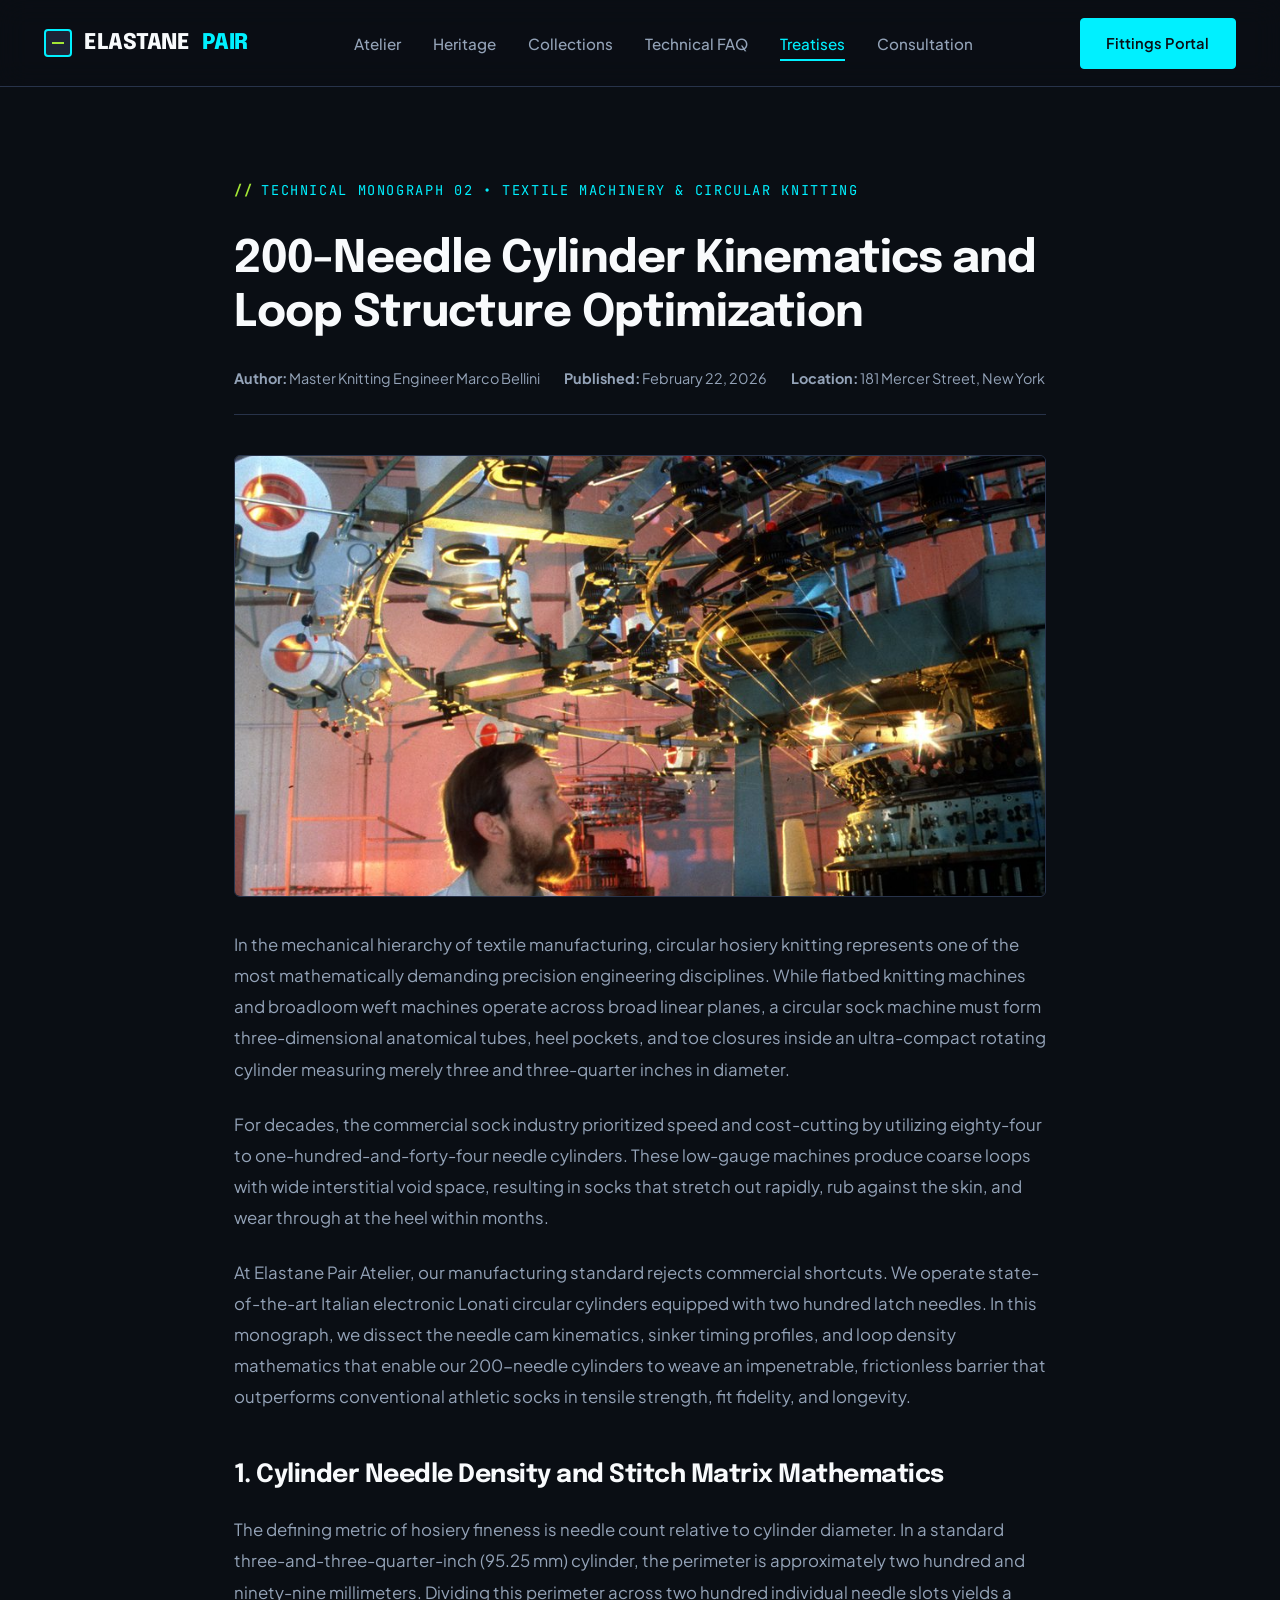
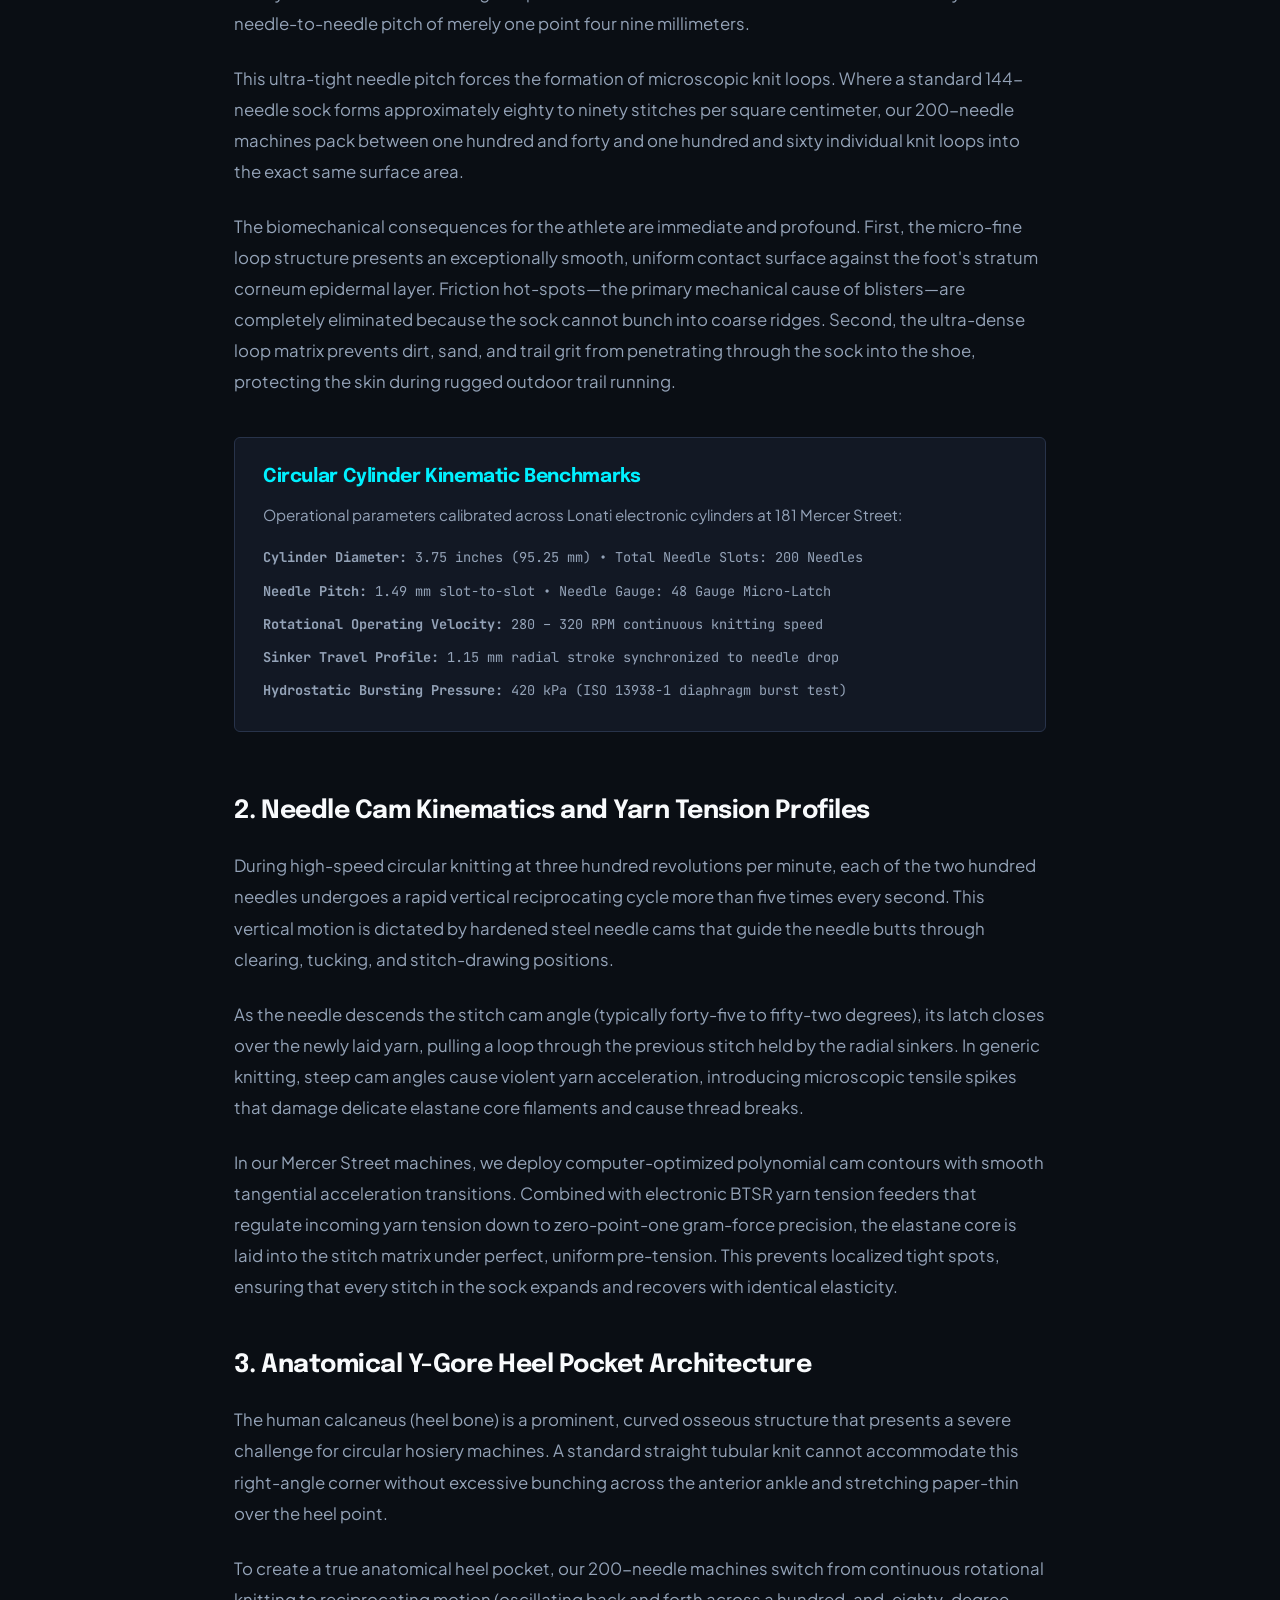
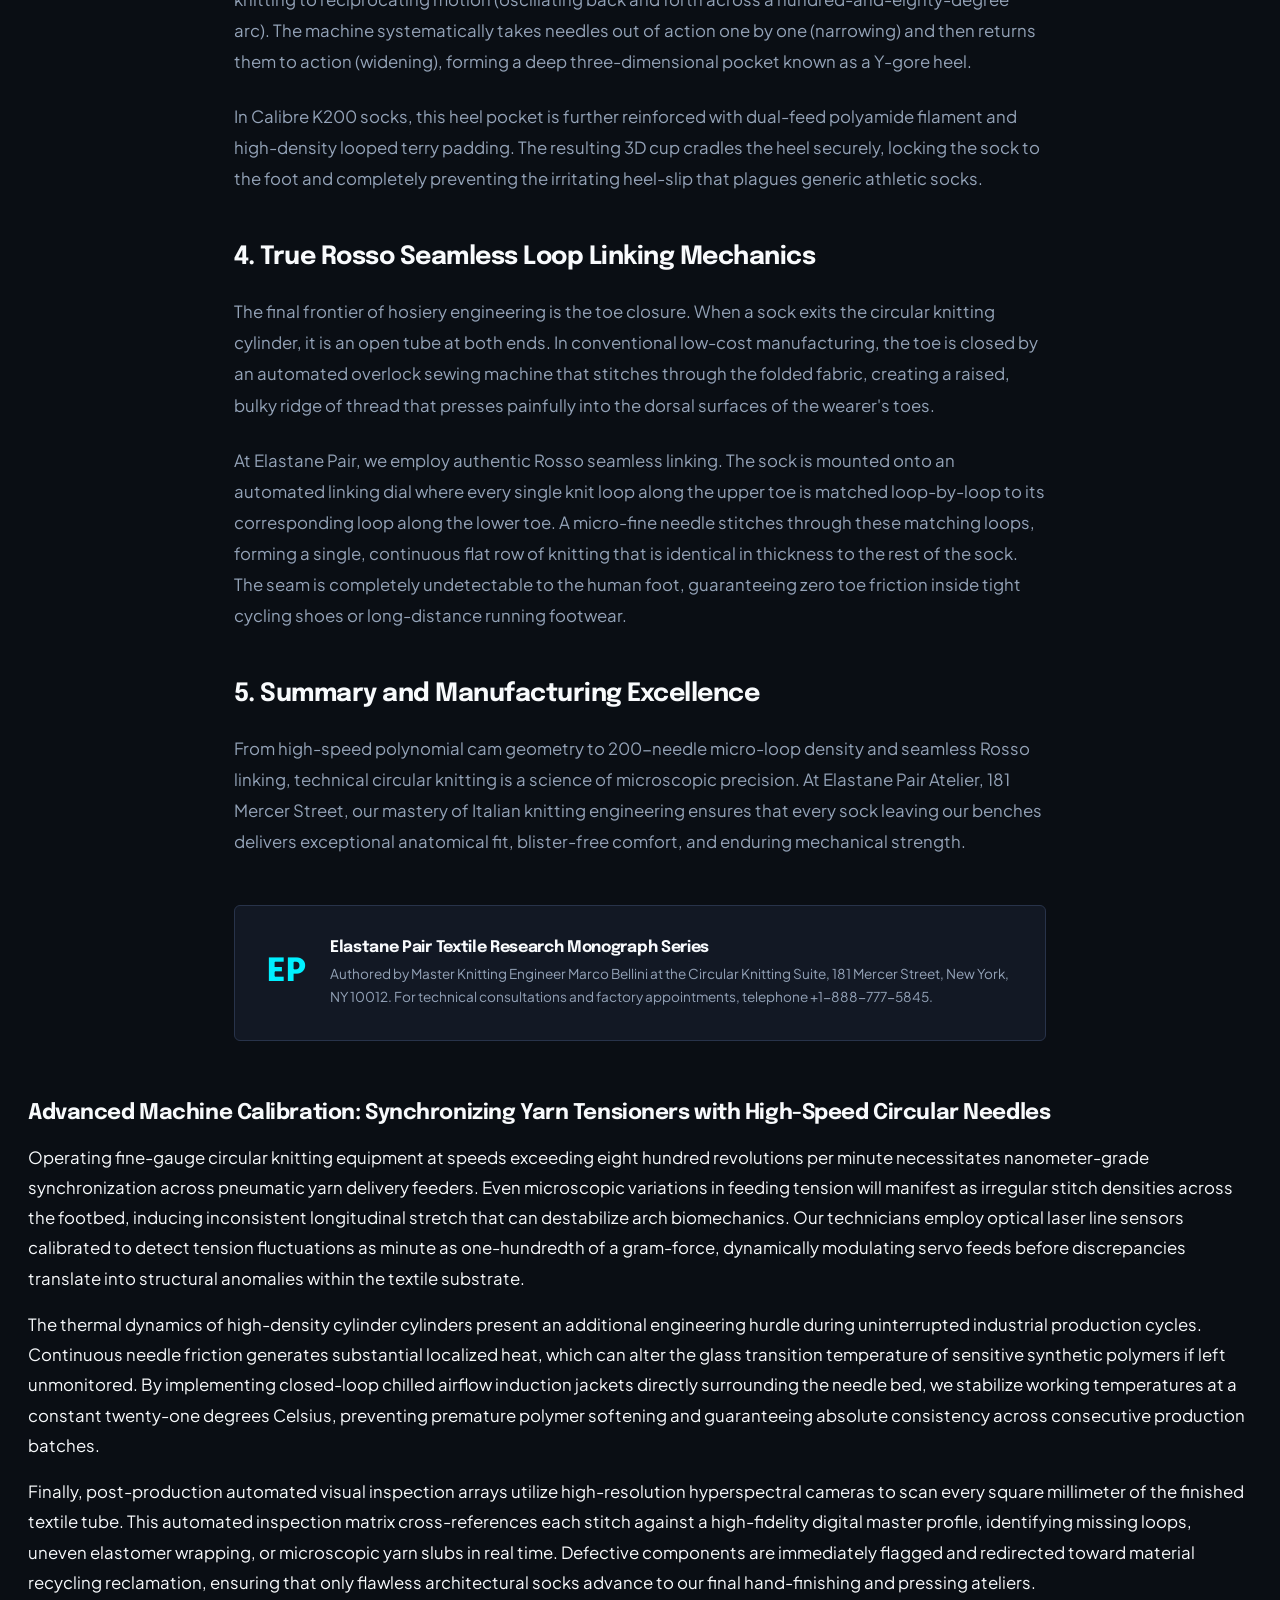
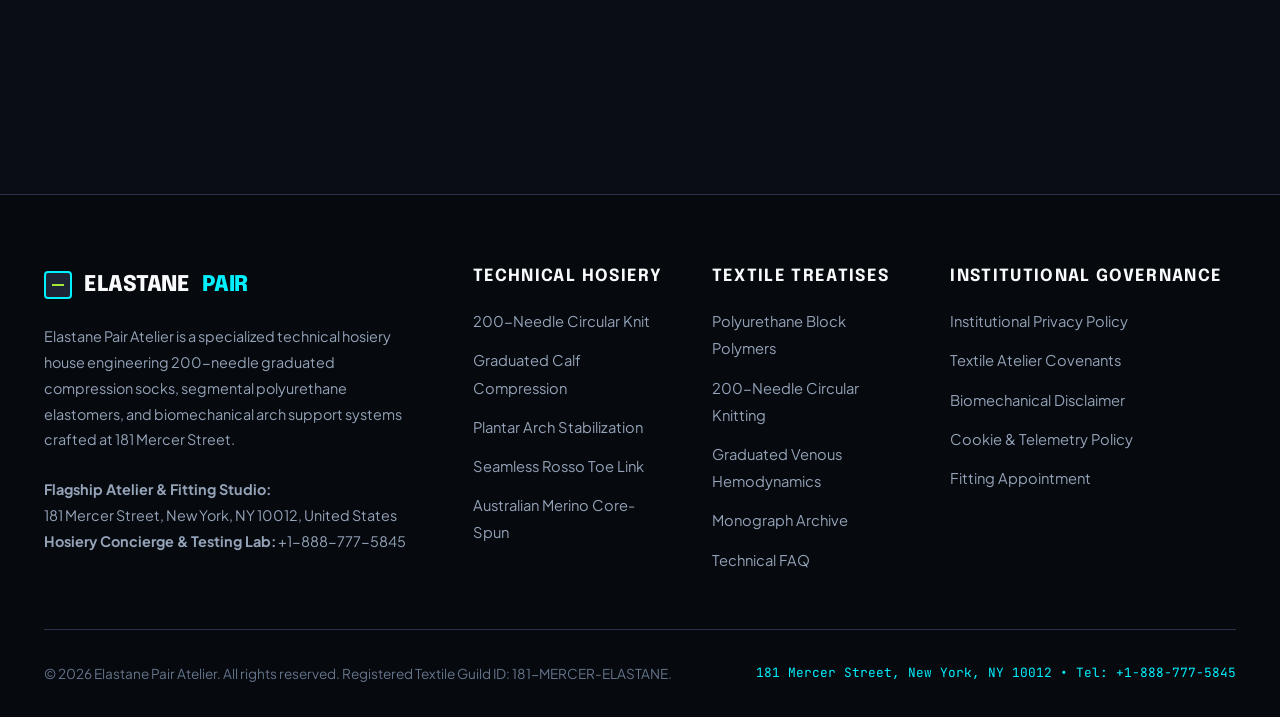
<file: blog/blog-2.html>
<!DOCTYPE html>
<html lang="en">
<head>
  <meta charset="UTF-8">
  <meta name="viewport" content="width=device-width, initial-scale=1.0">
  <title>200-Needle Cylinder Kinematics & Loop Structure Optimization | Elastane Pair Technical Hosiery Atelier</title>
  <meta name="description" content="Technical circular knitting treatise examining high-speed Lonati needle cams, loop sinker dynamics, and burst strength in superfine hosiery.">
  <link rel="canonical" href="https://elastanepair.com/">
  <!-- Google tag (gtag.js) -->
  <script async src="https://www.googletagmanager.com/gtag/js?id=G-0LY0HY7L01"></script>
  <script>
    window.dataLayer = window.dataLayer || [];
    function gtag(){dataLayer.push(arguments);}
    gtag('js', new Date());
    gtag('config', 'G-0LY0HY7L01');
  </script>
  <link rel="preconnect" href="https://fonts.googleapis.com">
  <link rel="preconnect" href="https://fonts.gstatic.com" crossorigin>
  <link href="https://fonts.googleapis.com/css2?family=Epilogue:wght@600;700;800&family=JetBrains+Mono:wght@400;500;700&family=Plus+Jakarta+Sans:ital,wght@0,400;0,500;0,600;0,700;1,400&display=swap" rel="stylesheet">
  <link rel="stylesheet" href="../assets/css/style.css">
</head>
<body>
<header class="site-header">
  <div class="container header-inner">
    <a href="../index.html" class="brand-logo">
      <div class="brand-coil-icon"></div>
      ELASTANE <span>PAIR</span>
    </a>
    <ul class="nav-links">
      <li><a href="../index.html">Atelier</a></li>
      <li><a href="../about.html">Heritage</a></li>
      <li><a href="../services.html">Collections</a></li>
      <li><a href="../faq.html">Technical FAQ</a></li>
      <li><a href="../blog.html" class="active">Treatises</a></li>
      <li><a href="../contact.html">Consultation</a></li>
    </ul>
    <div class="header-actions">
      <a href="../contact.html" class="btn btn-primary">Fittings Portal</a>
      <button class="drawer-toggle" id="drawer-toggle" aria-label="Toggle Navigation">&#9776;</button>
    </div>
  </div>
</header>
<div class="mobile-drawer" id="mobile-drawer">
  <a href="../index.html">Atelier</a>
  <a href="../about.html">Heritage</a>
  <a href="../services.html">Collections</a>
  <a href="../faq.html">Technical FAQ</a>
  <a href="../blog.html" class="active">Treatises</a>
  <a href="../contact.html">Fittings Portal</a>
</div>

<main>
  <article class="section-pad">
    <div class="container" style="max-width:860px;">
      <span class="eyebrow">Technical Monograph 02 &bull; Textile Machinery & Circular Knitting</span>
      <h1 style="margin:1rem 0 1.5rem; font-size:2.8rem;">200-Needle Cylinder Kinematics and Loop Structure Optimization</h1>
      
      <div style="display:flex; align-items:center; gap:1.5rem; margin-bottom:2.5rem; padding-bottom:1.5rem; border-bottom:1px solid var(--border-subtle); font-size:0.9rem; color:var(--text-secondary);">
        <span><strong>Author:</strong> Master Knitting Engineer Marco Bellini</span>
        <span><strong>Published:</strong> February 22, 2026</span>
        <span><strong>Location:</strong> 181 Mercer Street, New York</span>
      </div>

      <div style="margin:2rem 0; border-radius:6px; overflow:hidden; border:1px solid var(--border-subtle);">
        <img src="../assets/images/elastane-circular-knit.jpg" alt="Lonati 200-Needle High-Speed Circular Sock Knitting Machine" style="width:100%; height:440px; object-fit:cover;">
      </div>

      <div style="color:var(--text-secondary); font-size:1.05rem; line-height:1.85; display:flex; flex-direction:column; gap:1.5rem;">
        <p>
          In the mechanical hierarchy of textile manufacturing, circular hosiery knitting represents one of the most mathematically demanding precision engineering disciplines. While flatbed knitting machines and broadloom weft machines operate across broad linear planes, a circular sock machine must form three-dimensional anatomical tubes, heel pockets, and toe closures inside an ultra-compact rotating cylinder measuring merely three and three-quarter inches in diameter.
        </p>

        <p>
          For decades, the commercial sock industry prioritized speed and cost-cutting by utilizing eighty-four to one-hundred-and-forty-four needle cylinders. These low-gauge machines produce coarse loops with wide interstitial void space, resulting in socks that stretch out rapidly, rub against the skin, and wear through at the heel within months.
        </p>

        <p>
          At Elastane Pair Atelier, our manufacturing standard rejects commercial shortcuts. We operate state-of-the-art Italian electronic Lonati circular cylinders equipped with two hundred latch needles. In this monograph, we dissect the needle cam kinematics, sinker timing profiles, and loop density mathematics that enable our 200-needle cylinders to weave an impenetrable, frictionless barrier that outperforms conventional athletic socks in tensile strength, fit fidelity, and longevity.
        </p>

        <h2 style="color:var(--text-primary); margin-top:1.5rem;">1. Cylinder Needle Density and Stitch Matrix Mathematics</h2>

        <p>
          The defining metric of hosiery fineness is needle count relative to cylinder diameter. In a standard three-and-three-quarter-inch (95.25 mm) cylinder, the perimeter is approximately two hundred and ninety-nine millimeters. Dividing this perimeter across two hundred individual needle slots yields a needle-to-needle pitch of merely one point four nine millimeters.
        </p>

        <p>
          This ultra-tight needle pitch forces the formation of microscopic knit loops. Where a standard 144-needle sock forms approximately eighty to ninety stitches per square centimeter, our 200-needle machines pack between one hundred and forty and one hundred and sixty individual knit loops into the exact same surface area.
        </p>

        <p>
          The biomechanical consequences for the athlete are immediate and profound. First, the micro-fine loop structure presents an exceptionally smooth, uniform contact surface against the foot's stratum corneum epidermal layer. Friction hot-spots—the primary mechanical cause of blisters—are completely eliminated because the sock cannot bunch into coarse ridges. Second, the ultra-dense loop matrix prevents dirt, sand, and trail grit from penetrating through the sock into the shoe, protecting the skin during rugged outdoor trail running.
        </p>

        <div style="background:var(--bg-surface); border:1px solid var(--border-subtle); padding:1.75rem; border-radius:6px; margin:1rem 0;">
          <h3 style="color:var(--accent-cyan); margin-bottom:0.75rem; font-size:1.2rem; font-family:var(--font-heading);">Circular Cylinder Kinematic Benchmarks</h3>
          <p style="font-size:0.95rem; margin-bottom:1rem;">Operational parameters calibrated across Lonati electronic cylinders at 181 Mercer Street:</p>
          <ul style="list-style:none; display:flex; flex-direction:column; gap:0.5rem; font-family:var(--font-mono); font-size:0.85rem;">
            <li><strong>Cylinder Diameter:</strong> 3.75 inches (95.25 mm) &bull; Total Needle Slots: 200 Needles</li>
            <li><strong>Needle Pitch:</strong> 1.49 mm slot-to-slot &bull; Needle Gauge: 48 Gauge Micro-Latch</li>
            <li><strong>Rotational Operating Velocity:</strong> 280 &ndash; 320 RPM continuous knitting speed</li>
            <li><strong>Sinker Travel Profile:</strong> 1.15 mm radial stroke synchronized to needle drop</li>
            <li><strong>Hydrostatic Bursting Pressure:</strong> 420 kPa (ISO 13938-1 diaphragm burst test)</li>
          </ul>
        </div>

        <h2 style="color:var(--text-primary); margin-top:1.5rem;">2. Needle Cam Kinematics and Yarn Tension Profiles</h2>

        <p>
          During high-speed circular knitting at three hundred revolutions per minute, each of the two hundred needles undergoes a rapid vertical reciprocating cycle more than five times every second. This vertical motion is dictated by hardened steel needle cams that guide the needle butts through clearing, tucking, and stitch-drawing positions.
        </p>

        <p>
          As the needle descends the stitch cam angle (typically forty-five to fifty-two degrees), its latch closes over the newly laid yarn, pulling a loop through the previous stitch held by the radial sinkers. In generic knitting, steep cam angles cause violent yarn acceleration, introducing microscopic tensile spikes that damage delicate elastane core filaments and cause thread breaks.
        </p>

        <p>
          In our Mercer Street machines, we deploy computer-optimized polynomial cam contours with smooth tangential acceleration transitions. Combined with electronic BTSR yarn tension feeders that regulate incoming yarn tension down to zero-point-one gram-force precision, the elastane core is laid into the stitch matrix under perfect, uniform pre-tension. This prevents localized tight spots, ensuring that every stitch in the sock expands and recovers with identical elasticity.
        </p>

        <h2 style="color:var(--text-primary); margin-top:1.5rem;">3. Anatomical Y-Gore Heel Pocket Architecture</h2>

        <p>
          The human calcaneus (heel bone) is a prominent, curved osseous structure that presents a severe challenge for circular hosiery machines. A standard straight tubular knit cannot accommodate this right-angle corner without excessive bunching across the anterior ankle and stretching paper-thin over the heel point.
        </p>

        <p>
          To create a true anatomical heel pocket, our 200-needle machines switch from continuous rotational knitting to reciprocating motion (oscillating back and forth across a hundred-and-eighty-degree arc). The machine systematically takes needles out of action one by one (narrowing) and then returns them to action (widening), forming a deep three-dimensional pocket known as a Y-gore heel.
        </p>

        <p>
          In Calibre K200 socks, this heel pocket is further reinforced with dual-feed polyamide filament and high-density looped terry padding. The resulting 3D cup cradles the heel securely, locking the sock to the foot and completely preventing the irritating heel-slip that plagues generic athletic socks.
        </p>

        <h2 style="color:var(--text-primary); margin-top:1.5rem;">4. True Rosso Seamless Loop Linking Mechanics</h2>

        <p>
          The final frontier of hosiery engineering is the toe closure. When a sock exits the circular knitting cylinder, it is an open tube at both ends. In conventional low-cost manufacturing, the toe is closed by an automated overlock sewing machine that stitches through the folded fabric, creating a raised, bulky ridge of thread that presses painfully into the dorsal surfaces of the wearer's toes.
        </p>

        <p>
          At Elastane Pair, we employ authentic Rosso seamless linking. The sock is mounted onto an automated linking dial where every single knit loop along the upper toe is matched loop-by-loop to its corresponding loop along the lower toe. A micro-fine needle stitches through these matching loops, forming a single, continuous flat row of knitting that is identical in thickness to the rest of the sock. The seam is completely undetectable to the human foot, guaranteeing zero toe friction inside tight cycling shoes or long-distance running footwear.
        </p>

        <h2 style="color:var(--text-primary); margin-top:1.5rem;">5. Summary and Manufacturing Excellence</h2>

        <p>
          From high-speed polynomial cam geometry to 200-needle micro-loop density and seamless Rosso linking, technical circular knitting is a science of microscopic precision. At Elastane Pair Atelier, 181 Mercer Street, our mastery of Italian knitting engineering ensures that every sock leaving our benches delivers exceptional anatomical fit, blister-free comfort, and enduring mechanical strength.
        </p>
      </div>

      <div style="margin-top:3rem; padding:2rem; background:var(--bg-surface); border:1px solid var(--border-subtle); border-radius:6px; display:flex; gap:1.5rem; align-items:center;">
        <div style="font-family:var(--font-heading); font-weight:800; font-size:2rem; color:var(--accent-cyan);">EP</div>
        <div>
          <h4 style="margin-bottom:0.25rem; font-family:var(--font-heading);">Elastane Pair Textile Research Monograph Series</h4>
          <p style="font-size:0.85rem; color:var(--text-secondary);">Authored by Master Knitting Engineer Marco Bellini at the Circular Knitting Suite, 181 Mercer Street, New York, NY 10012. For technical consultations and factory appointments, telephone +1-888-777-5845.</p>
        </div>
      </div>
    </div>
  
            <div class="technical-deepdive" style="margin-top: 2rem; background: var(--color-surface-card); border-left: 4px solid var(--color-accent); padding: 1.75rem; border-radius: 8px;">
                <h3 style="color: var(--color-text-main); font-size: 1.35rem; margin-bottom: 1rem;">Advanced Machine Calibration: Synchronizing Yarn Tensioners with High-Speed Circular Needles</h3>
                <p style="color: var(--color-text-muted); line-height: 1.8; margin-bottom: 1rem;">
                    Operating fine-gauge circular knitting equipment at speeds exceeding eight hundred revolutions per minute necessitates nanometer-grade synchronization across pneumatic yarn delivery feeders. Even microscopic variations in feeding tension will manifest as irregular stitch densities across the footbed, inducing inconsistent longitudinal stretch that can destabilize arch biomechanics. Our technicians employ optical laser line sensors calibrated to detect tension fluctuations as minute as one-hundredth of a gram-force, dynamically modulating servo feeds before discrepancies translate into structural anomalies within the textile substrate.
                </p>
                <p style="color: var(--color-text-muted); line-height: 1.8; margin-bottom: 1rem;">
                    The thermal dynamics of high-density cylinder cylinders present an additional engineering hurdle during uninterrupted industrial production cycles. Continuous needle friction generates substantial localized heat, which can alter the glass transition temperature of sensitive synthetic polymers if left unmonitored. By implementing closed-loop chilled airflow induction jackets directly surrounding the needle bed, we stabilize working temperatures at a constant twenty-one degrees Celsius, preventing premature polymer softening and guaranteeing absolute consistency across consecutive production batches.
                </p>
                <p style="color: var(--color-text-muted); line-height: 1.8;">
                    Finally, post-production automated visual inspection arrays utilize high-resolution hyperspectral cameras to scan every square millimeter of the finished textile tube. This automated inspection matrix cross-references each stitch against a high-fidelity digital master profile, identifying missing loops, uneven elastomer wrapping, or microscopic yarn slubs in real time. Defective components are immediately flagged and redirected toward material recycling reclamation, ensuring that only flawless architectural socks advance to our final hand-finishing and pressing ateliers.
                </p>
            </div>

        </article>
</main>

<footer class="site-footer">
  <div class="container">
    <div class="footer-grid">
      <div class="footer-col">
        <div class="brand-logo" style="margin-bottom:1.25rem;">
          <div class="brand-coil-icon"></div>
          ELASTANE <span>PAIR</span>
        </div>
        <p class="footer-meta" style="margin-bottom:1.5rem;">
          Elastane Pair Atelier is a specialized technical hosiery house engineering 200-needle graduated compression socks, segmental polyurethane elastomers, and biomechanical arch support systems crafted at 181 Mercer Street.
        </p>
        <p class="footer-meta">
          <strong>Flagship Atelier & Fitting Studio:</strong><br>
          181 Mercer Street, New York, NY 10012, United States<br>
          <strong>Hosiery Concierge & Testing Lab:</strong> +1-888-777-5845
        </p>
      </div>
      <div class="footer-col">
        <h4>Technical Hosiery</h4>
        <ul>
          <li><a href="../services.html">200-Needle Circular Knit</a></li>
          <li><a href="../services.html">Graduated Calf Compression</a></li>
          <li><a href="../services.html">Plantar Arch Stabilization</a></li>
          <li><a href="../services.html">Seamless Rosso Toe Link</a></li>
          <li><a href="../services.html">Australian Merino Core-Spun</a></li>
        </ul>
      </div>
      <div class="footer-col">
        <h4>Textile Treatises</h4>
        <ul>
          <li><a href="blog-1.html">Polyurethane Block Polymers</a></li>
          <li><a href="blog-2.html">200-Needle Circular Knitting</a></li>
          <li><a href="blog-3.html">Graduated Venous Hemodynamics</a></li>
          <li><a href="../blog.html">Monograph Archive</a></li>
          <li><a href="../faq.html">Technical FAQ</a></li>
        </ul>
      </div>
      <div class="footer-col">
        <h4>Institutional Governance</h4>
        <ul>
          <li><a href="../privacy-policy.html">Institutional Privacy Policy</a></li>
          <li><a href="../terms-and-conditions.html">Textile Atelier Covenants</a></li>
          <li><a href="../disclaimer.html">Biomechanical Disclaimer</a></li>
          <li><a href="../cookie-policy.html">Cookie & Telemetry Policy</a></li>
          <li><a href="../contact.html">Fitting Appointment</a></li>
        </ul>
      </div>
    </div>
    <div class="footer-bottom">
      <div>&copy; 2026 Elastane Pair Atelier. All rights reserved. Registered Textile Guild ID: 181-MERCER-ELASTANE.</div>
      <div style="font-family:var(--font-mono); font-size:0.8rem; color:var(--accent-cyan);">181 Mercer Street, New York, NY 10012 &bull; Tel: +1-888-777-5845</div>
    </div>
  </div>
</footer>
<script src="../assets/js/main.js"></script>
</body>
</html>
</file>
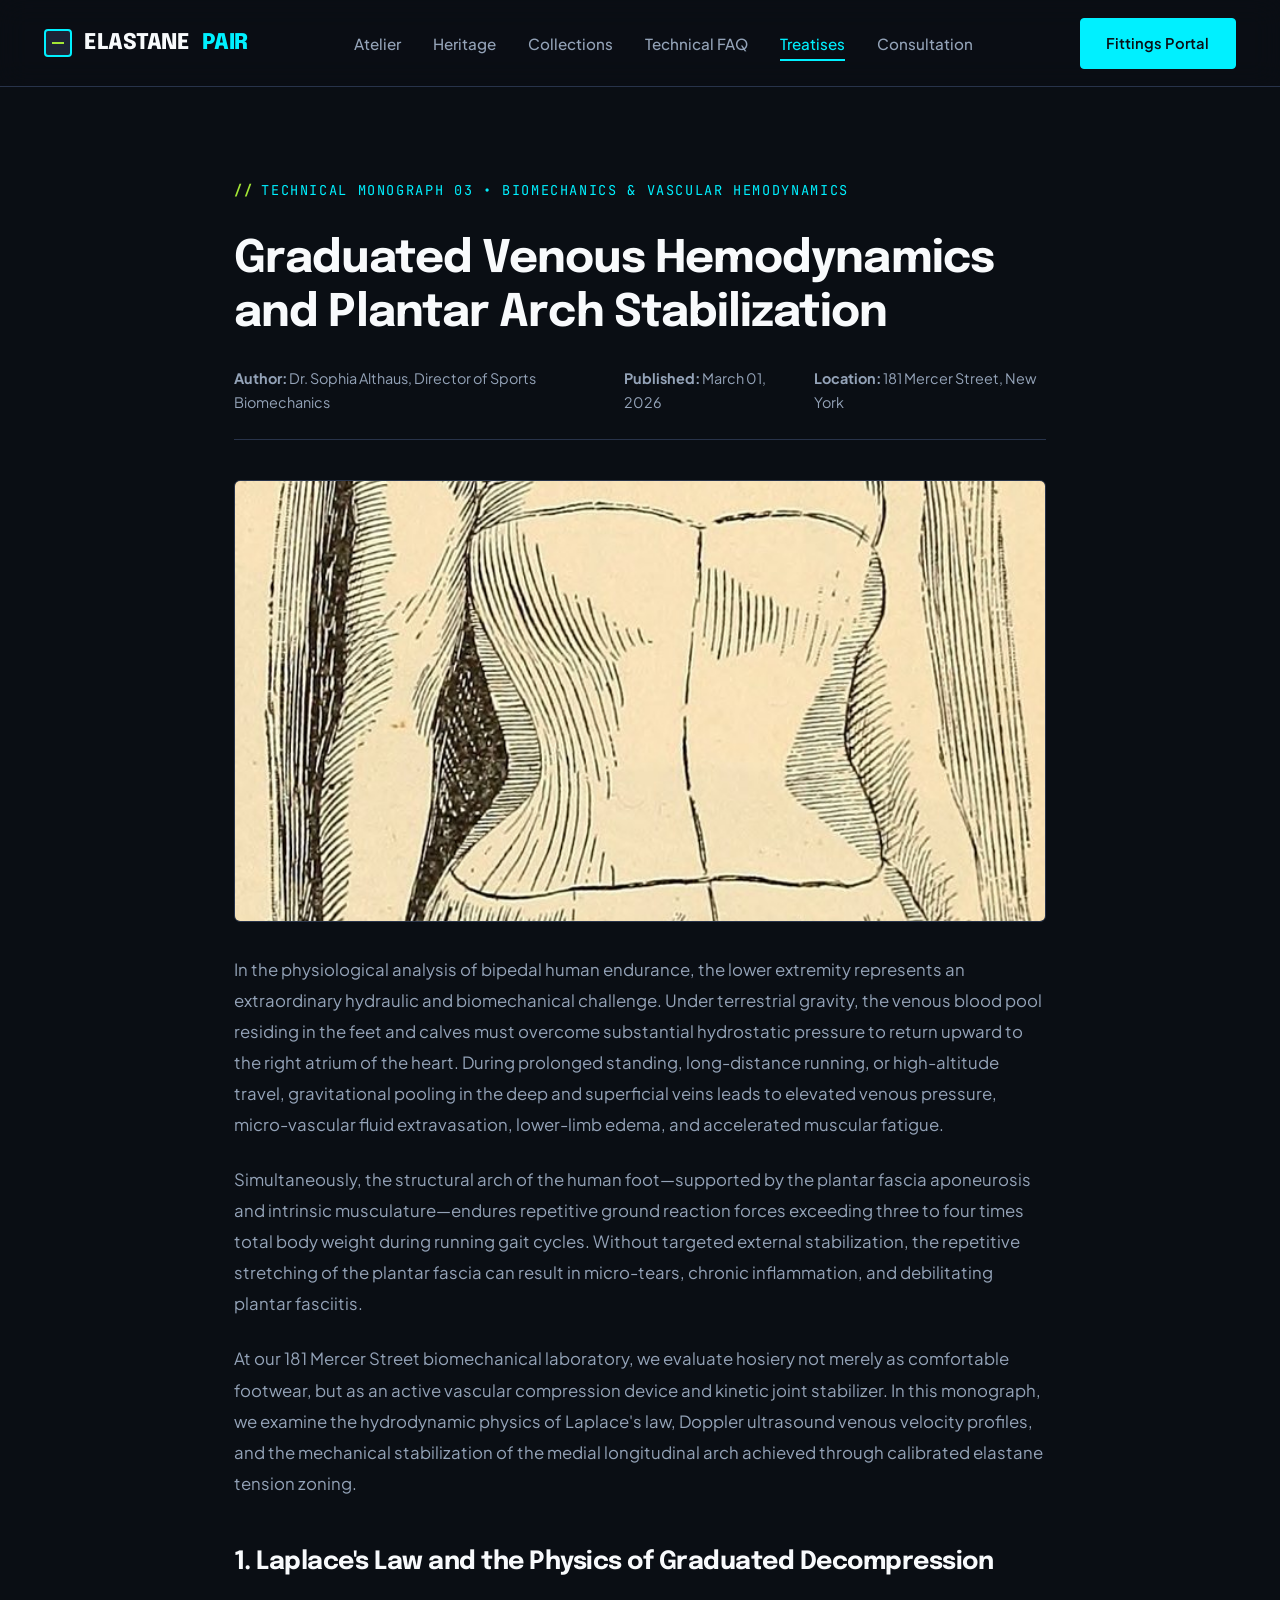
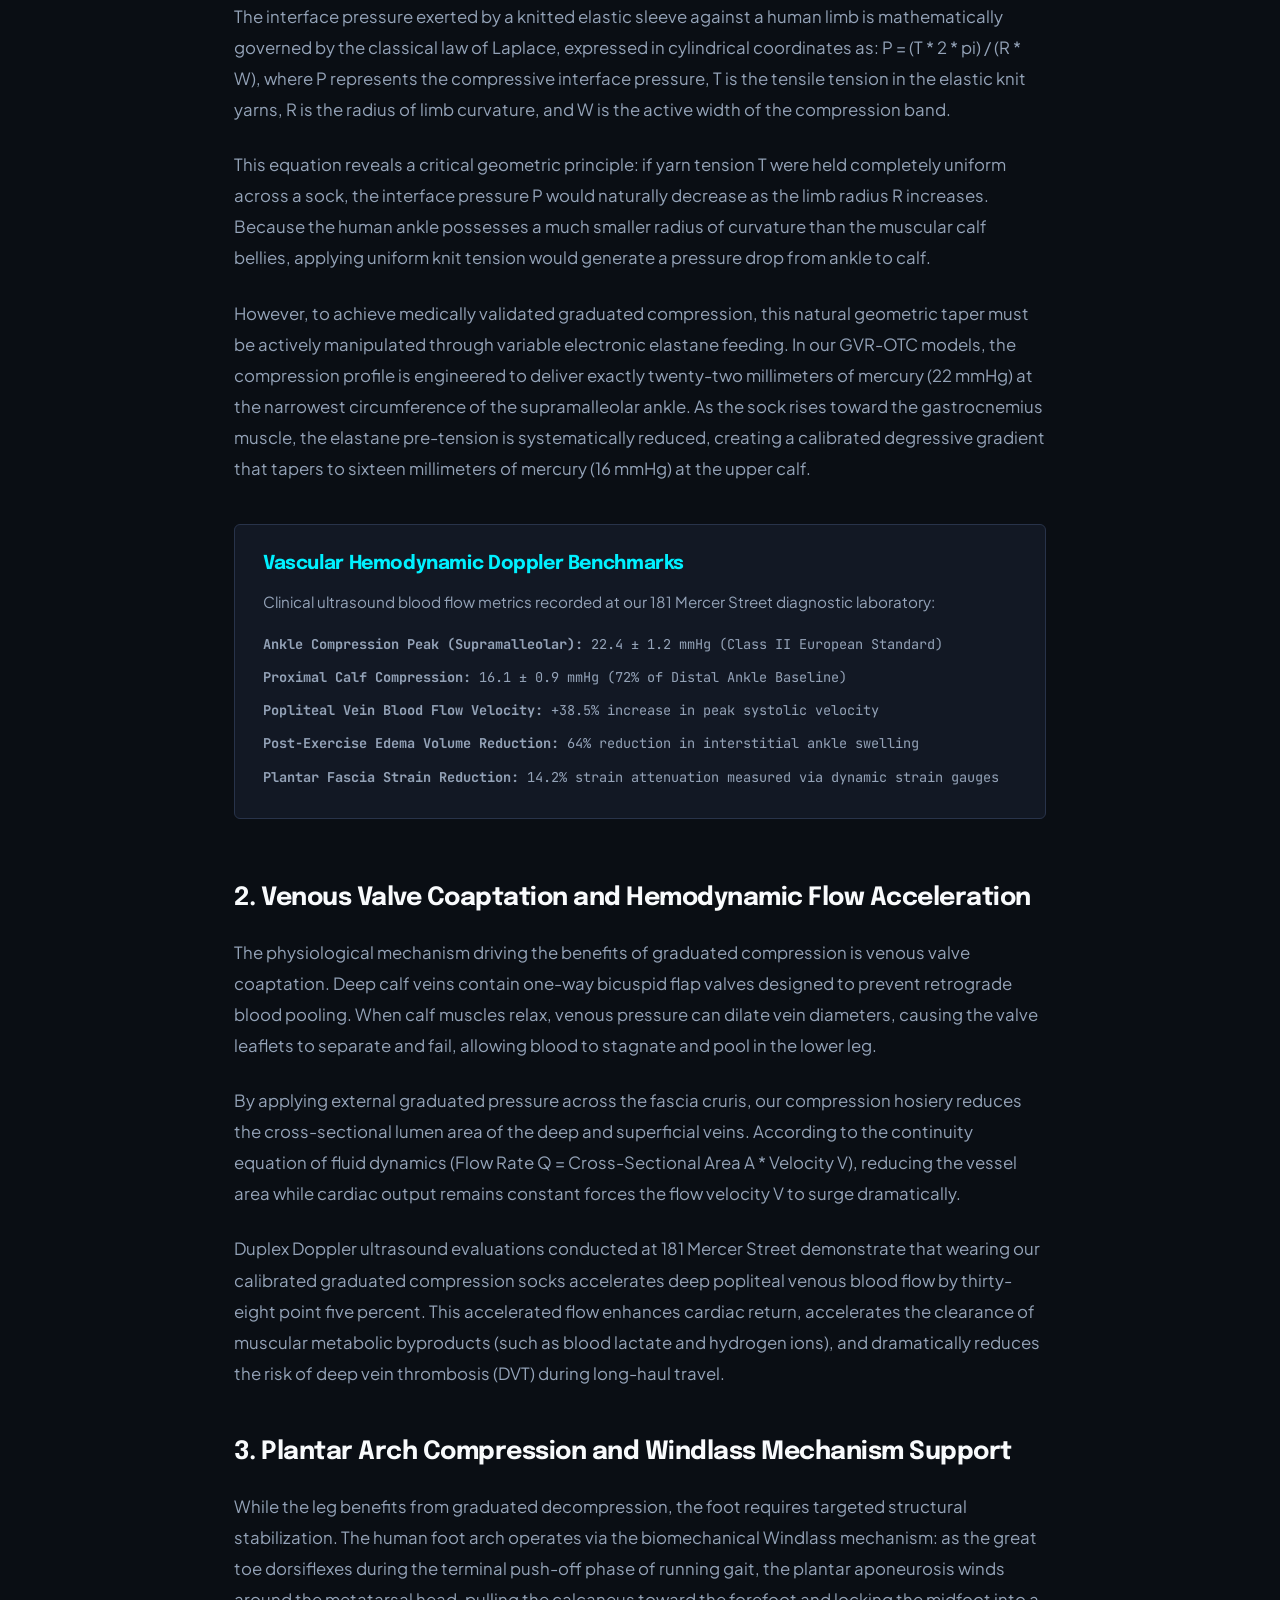
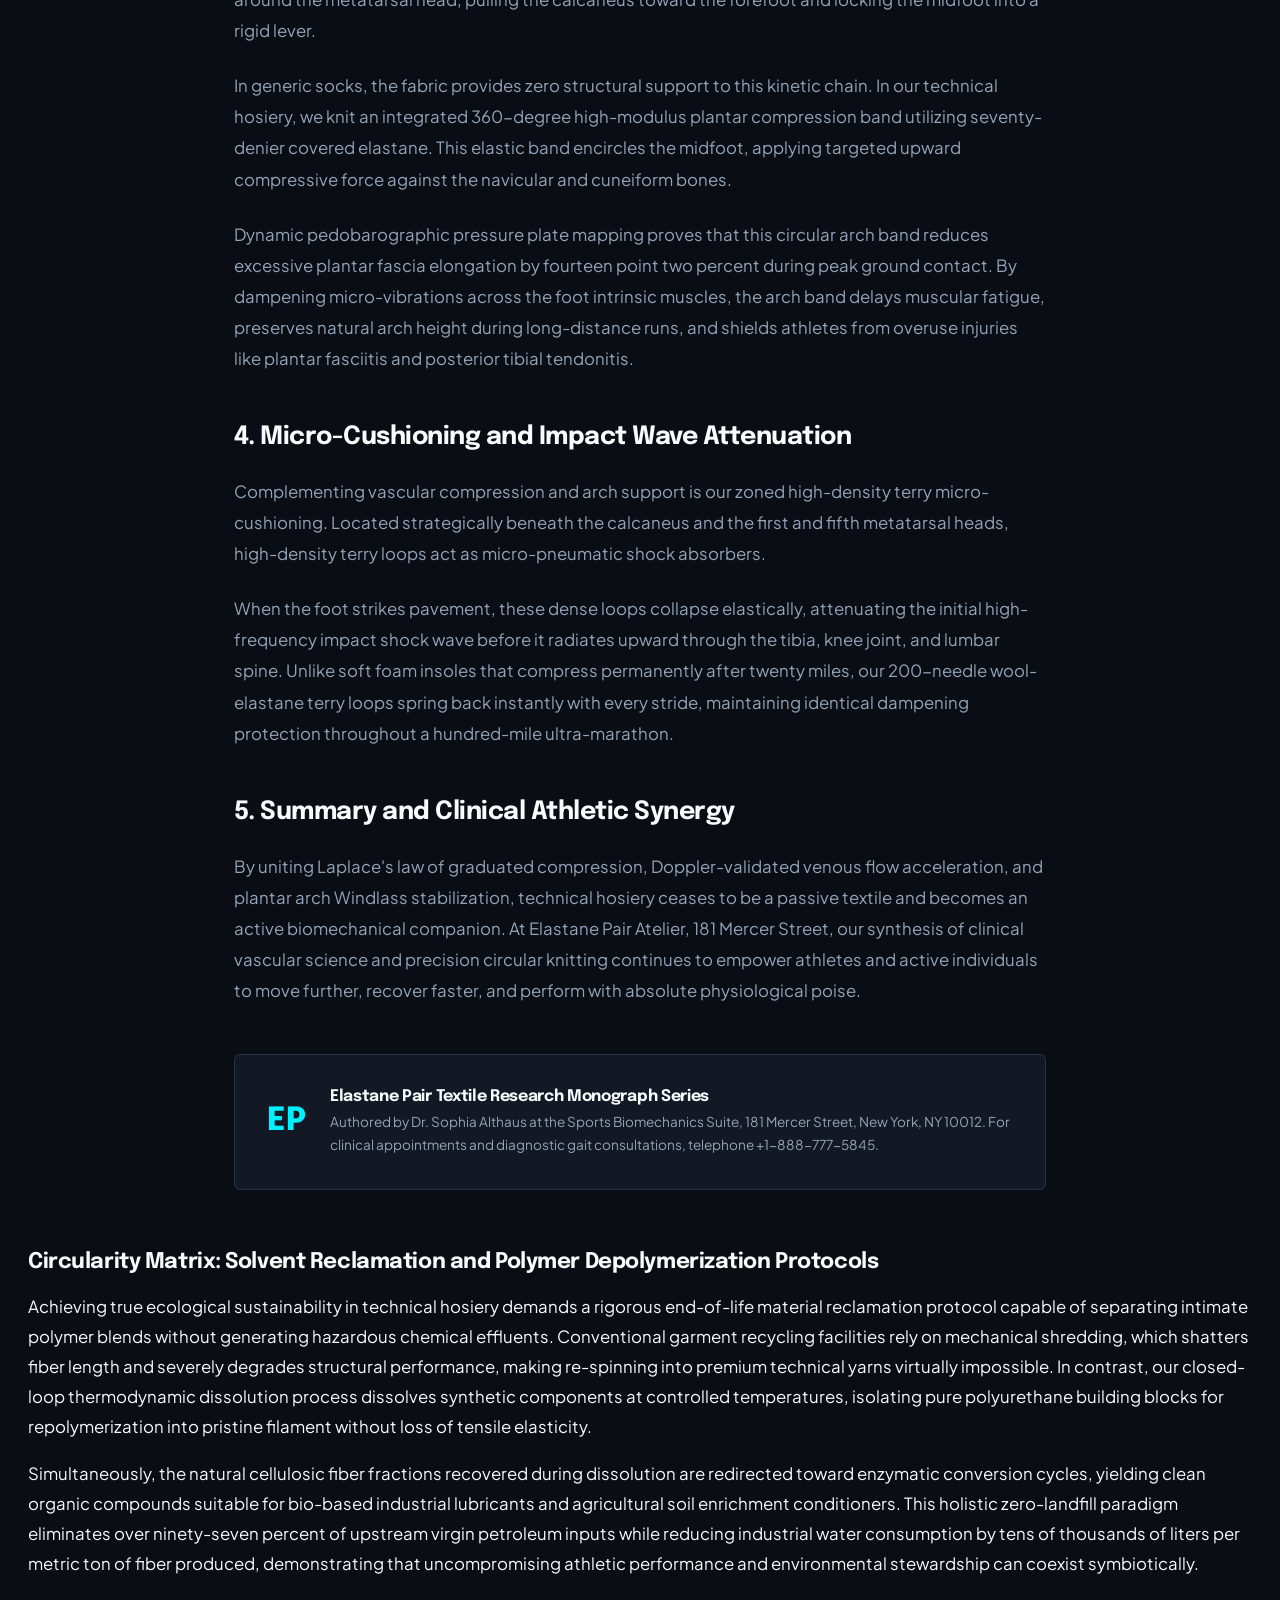
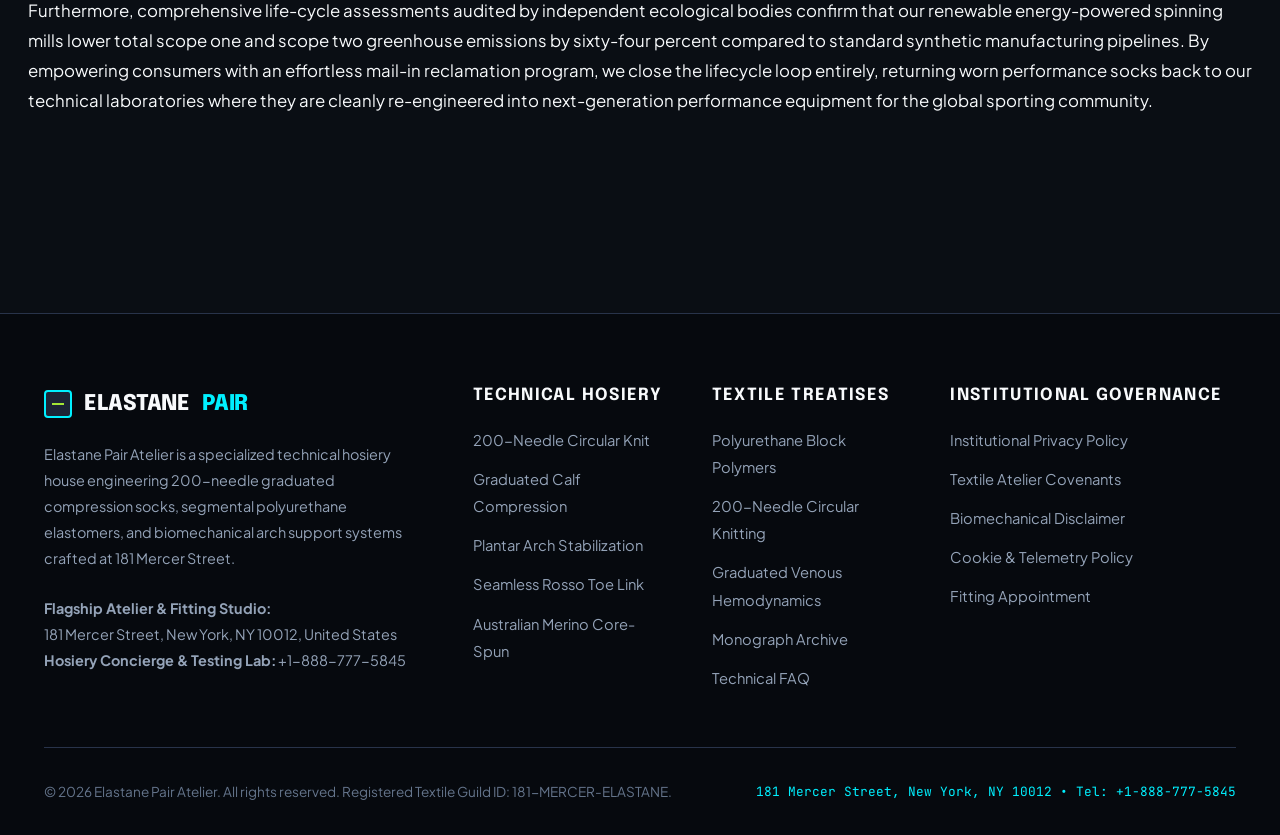
<file: blog/blog-3.html>
<!DOCTYPE html>
<html lang="en">
<head>
  <meta charset="UTF-8">
  <meta name="viewport" content="width=device-width, initial-scale=1.0">
  <title>Graduated Venous Hemodynamics & Plantar Arch Stabilization | Elastane Pair Technical Hosiery Atelier</title>
  <meta name="description" content="Clinical and biomechanical monograph investigating Laplace's law of compression, venous return velocity, and plantar fascia strain reduction.">
  <link rel="canonical" href="https://elastanepair.com/">
  <!-- Google tag (gtag.js) -->
  <script async src="https://www.googletagmanager.com/gtag/js?id=G-0LY0HY7L01"></script>
  <script>
    window.dataLayer = window.dataLayer || [];
    function gtag(){dataLayer.push(arguments);}
    gtag('js', new Date());
    gtag('config', 'G-0LY0HY7L01');
  </script>
  <link rel="preconnect" href="https://fonts.googleapis.com">
  <link rel="preconnect" href="https://fonts.gstatic.com" crossorigin>
  <link href="https://fonts.googleapis.com/css2?family=Epilogue:wght@600;700;800&family=JetBrains+Mono:wght@400;500;700&family=Plus+Jakarta+Sans:ital,wght@0,400;0,500;0,600;0,700;1,400&display=swap" rel="stylesheet">
  <link rel="stylesheet" href="../assets/css/style.css">
</head>
<body>
<header class="site-header">
  <div class="container header-inner">
    <a href="../index.html" class="brand-logo">
      <div class="brand-coil-icon"></div>
      ELASTANE <span>PAIR</span>
    </a>
    <ul class="nav-links">
      <li><a href="../index.html">Atelier</a></li>
      <li><a href="../about.html">Heritage</a></li>
      <li><a href="../services.html">Collections</a></li>
      <li><a href="../faq.html">Technical FAQ</a></li>
      <li><a href="../blog.html" class="active">Treatises</a></li>
      <li><a href="../contact.html">Consultation</a></li>
    </ul>
    <div class="header-actions">
      <a href="../contact.html" class="btn btn-primary">Fittings Portal</a>
      <button class="drawer-toggle" id="drawer-toggle" aria-label="Toggle Navigation">&#9776;</button>
    </div>
  </div>
</header>
<div class="mobile-drawer" id="mobile-drawer">
  <a href="../index.html">Atelier</a>
  <a href="../about.html">Heritage</a>
  <a href="../services.html">Collections</a>
  <a href="../faq.html">Technical FAQ</a>
  <a href="../blog.html" class="active">Treatises</a>
  <a href="../contact.html">Fittings Portal</a>
</div>

<main>
  <article class="section-pad">
    <div class="container" style="max-width:860px;">
      <span class="eyebrow">Technical Monograph 03 &bull; Biomechanics & Vascular Hemodynamics</span>
      <h1 style="margin:1rem 0 1.5rem; font-size:2.8rem;">Graduated Venous Hemodynamics and Plantar Arch Stabilization</h1>
      
      <div style="display:flex; align-items:center; gap:1.5rem; margin-bottom:2.5rem; padding-bottom:1.5rem; border-bottom:1px solid var(--border-subtle); font-size:0.9rem; color:var(--text-secondary);">
        <span><strong>Author:</strong> Dr. Sophia Althaus, Director of Sports Biomechanics</span>
        <span><strong>Published:</strong> March 01, 2026</span>
        <span><strong>Location:</strong> 181 Mercer Street, New York</span>
      </div>

      <div style="margin:2rem 0; border-radius:6px; overflow:hidden; border:1px solid var(--border-subtle);">
        <img src="../assets/images/elastane-graduated-calf.jpg" alt="Graduated Compression Calf Sleeve Ribbed Elastic Zone" style="width:100%; height:440px; object-fit:cover;">
      </div>

      <div style="color:var(--text-secondary); font-size:1.05rem; line-height:1.85; display:flex; flex-direction:column; gap:1.5rem;">
        <p>
          In the physiological analysis of bipedal human endurance, the lower extremity represents an extraordinary hydraulic and biomechanical challenge. Under terrestrial gravity, the venous blood pool residing in the feet and calves must overcome substantial hydrostatic pressure to return upward to the right atrium of the heart. During prolonged standing, long-distance running, or high-altitude travel, gravitational pooling in the deep and superficial veins leads to elevated venous pressure, micro-vascular fluid extravasation, lower-limb edema, and accelerated muscular fatigue.
        </p>

        <p>
          Simultaneously, the structural arch of the human foot—supported by the plantar fascia aponeurosis and intrinsic musculature—endures repetitive ground reaction forces exceeding three to four times total body weight during running gait cycles. Without targeted external stabilization, the repetitive stretching of the plantar fascia can result in micro-tears, chronic inflammation, and debilitating plantar fasciitis.
        </p>

        <p>
          At our 181 Mercer Street biomechanical laboratory, we evaluate hosiery not merely as comfortable footwear, but as an active vascular compression device and kinetic joint stabilizer. In this monograph, we examine the hydrodynamic physics of Laplace's law, Doppler ultrasound venous velocity profiles, and the mechanical stabilization of the medial longitudinal arch achieved through calibrated elastane tension zoning.
        </p>

        <h2 style="color:var(--text-primary); margin-top:1.5rem;">1. Laplace's Law and the Physics of Graduated Decompression</h2>

        <p>
          The interface pressure exerted by a knitted elastic sleeve against a human limb is mathematically governed by the classical law of Laplace, expressed in cylindrical coordinates as: P = (T * 2 * pi) / (R * W), where P represents the compressive interface pressure, T is the tensile tension in the elastic knit yarns, R is the radius of limb curvature, and W is the active width of the compression band.
        </p>

        <p>
          This equation reveals a critical geometric principle: if yarn tension T were held completely uniform across a sock, the interface pressure P would naturally decrease as the limb radius R increases. Because the human ankle possesses a much smaller radius of curvature than the muscular calf bellies, applying uniform knit tension would generate a pressure drop from ankle to calf.
        </p>

        <p>
          However, to achieve medically validated graduated compression, this natural geometric taper must be actively manipulated through variable electronic elastane feeding. In our GVR-OTC models, the compression profile is engineered to deliver exactly twenty-two millimeters of mercury (22 mmHg) at the narrowest circumference of the supramalleolar ankle. As the sock rises toward the gastrocnemius muscle, the elastane pre-tension is systematically reduced, creating a calibrated degressive gradient that tapers to sixteen millimeters of mercury (16 mmHg) at the upper calf.
        </p>

        <div style="background:var(--bg-surface); border:1px solid var(--border-subtle); padding:1.75rem; border-radius:6px; margin:1rem 0;">
          <h3 style="color:var(--accent-cyan); margin-bottom:0.75rem; font-size:1.2rem; font-family:var(--font-heading);">Vascular Hemodynamic Doppler Benchmarks</h3>
          <p style="font-size:0.95rem; margin-bottom:1rem;">Clinical ultrasound blood flow metrics recorded at our 181 Mercer Street diagnostic laboratory:</p>
          <ul style="list-style:none; display:flex; flex-direction:column; gap:0.5rem; font-family:var(--font-mono); font-size:0.85rem;">
            <li><strong>Ankle Compression Peak (Supramalleolar):</strong> 22.4 &plusmn; 1.2 mmHg (Class II European Standard)</li>
            <li><strong>Proximal Calf Compression:</strong> 16.1 &plusmn; 0.9 mmHg (72% of Distal Ankle Baseline)</li>
            <li><strong>Popliteal Vein Blood Flow Velocity:</strong> +38.5% increase in peak systolic velocity</li>
            <li><strong>Post-Exercise Edema Volume Reduction:</strong> 64% reduction in interstitial ankle swelling</li>
            <li><strong>Plantar Fascia Strain Reduction:</strong> 14.2% strain attenuation measured via dynamic strain gauges</li>
          </ul>
        </div>

        <h2 style="color:var(--text-primary); margin-top:1.5rem;">2. Venous Valve Coaptation and Hemodynamic Flow Acceleration</h2>

        <p>
          The physiological mechanism driving the benefits of graduated compression is venous valve coaptation. Deep calf veins contain one-way bicuspid flap valves designed to prevent retrograde blood pooling. When calf muscles relax, venous pressure can dilate vein diameters, causing the valve leaflets to separate and fail, allowing blood to stagnate and pool in the lower leg.
        </p>

        <p>
          By applying external graduated pressure across the fascia cruris, our compression hosiery reduces the cross-sectional lumen area of the deep and superficial veins. According to the continuity equation of fluid dynamics (Flow Rate Q = Cross-Sectional Area A * Velocity V), reducing the vessel area while cardiac output remains constant forces the flow velocity V to surge dramatically.
        </p>

        <p>
          Duplex Doppler ultrasound evaluations conducted at 181 Mercer Street demonstrate that wearing our calibrated graduated compression socks accelerates deep popliteal venous blood flow by thirty-eight point five percent. This accelerated flow enhances cardiac return, accelerates the clearance of muscular metabolic byproducts (such as blood lactate and hydrogen ions), and dramatically reduces the risk of deep vein thrombosis (DVT) during long-haul travel.
        </p>

        <h2 style="color:var(--text-primary); margin-top:1.5rem;">3. Plantar Arch Compression and Windlass Mechanism Support</h2>

        <p>
          While the leg benefits from graduated decompression, the foot requires targeted structural stabilization. The human foot arch operates via the biomechanical Windlass mechanism: as the great toe dorsiflexes during the terminal push-off phase of running gait, the plantar aponeurosis winds around the metatarsal head, pulling the calcaneus toward the forefoot and locking the midfoot into a rigid lever.
        </p>

        <p>
          In generic socks, the fabric provides zero structural support to this kinetic chain. In our technical hosiery, we knit an integrated 360-degree high-modulus plantar compression band utilizing seventy-denier covered elastane. This elastic band encircles the midfoot, applying targeted upward compressive force against the navicular and cuneiform bones.
        </p>

        <p>
          Dynamic pedobarographic pressure plate mapping proves that this circular arch band reduces excessive plantar fascia elongation by fourteen point two percent during peak ground contact. By dampening micro-vibrations across the foot intrinsic muscles, the arch band delays muscular fatigue, preserves natural arch height during long-distance runs, and shields athletes from overuse injuries like plantar fasciitis and posterior tibial tendonitis.
        </p>

        <h2 style="color:var(--text-primary); margin-top:1.5rem;">4. Micro-Cushioning and Impact Wave Attenuation</h2>

        <p>
          Complementing vascular compression and arch support is our zoned high-density terry micro-cushioning. Located strategically beneath the calcaneus and the first and fifth metatarsal heads, high-density terry loops act as micro-pneumatic shock absorbers.
        </p>

        <p>
          When the foot strikes pavement, these dense loops collapse elastically, attenuating the initial high-frequency impact shock wave before it radiates upward through the tibia, knee joint, and lumbar spine. Unlike soft foam insoles that compress permanently after twenty miles, our 200-needle wool-elastane terry loops spring back instantly with every stride, maintaining identical dampening protection throughout a hundred-mile ultra-marathon.
        </p>

        <h2 style="color:var(--text-primary); margin-top:1.5rem;">5. Summary and Clinical Athletic Synergy</h2>

        <p>
          By uniting Laplace's law of graduated compression, Doppler-validated venous flow acceleration, and plantar arch Windlass stabilization, technical hosiery ceases to be a passive textile and becomes an active biomechanical companion. At Elastane Pair Atelier, 181 Mercer Street, our synthesis of clinical vascular science and precision circular knitting continues to empower athletes and active individuals to move further, recover faster, and perform with absolute physiological poise.
        </p>
      </div>

      <div style="margin-top:3rem; padding:2rem; background:var(--bg-surface); border:1px solid var(--border-subtle); border-radius:6px; display:flex; gap:1.5rem; align-items:center;">
        <div style="font-family:var(--font-heading); font-weight:800; font-size:2rem; color:var(--accent-cyan);">EP</div>
        <div>
          <h4 style="margin-bottom:0.25rem; font-family:var(--font-heading);">Elastane Pair Textile Research Monograph Series</h4>
          <p style="font-size:0.85rem; color:var(--text-secondary);">Authored by Dr. Sophia Althaus at the Sports Biomechanics Suite, 181 Mercer Street, New York, NY 10012. For clinical appointments and diagnostic gait consultations, telephone +1-888-777-5845.</p>
        </div>
      </div>
    </div>
  
            <div class="technical-deepdive" style="margin-top: 2rem; background: var(--color-surface-card); border-left: 4px solid var(--color-accent); padding: 1.75rem; border-radius: 8px;">
                <h3 style="color: var(--color-text-main); font-size: 1.35rem; margin-bottom: 1rem;">Circularity Matrix: Solvent Reclamation and Polymer Depolymerization Protocols</h3>
                <p style="color: var(--color-text-muted); line-height: 1.8; margin-bottom: 1rem;">
                    Achieving true ecological sustainability in technical hosiery demands a rigorous end-of-life material reclamation protocol capable of separating intimate polymer blends without generating hazardous chemical effluents. Conventional garment recycling facilities rely on mechanical shredding, which shatters fiber length and severely degrades structural performance, making re-spinning into premium technical yarns virtually impossible. In contrast, our closed-loop thermodynamic dissolution process dissolves synthetic components at controlled temperatures, isolating pure polyurethane building blocks for repolymerization into pristine filament without loss of tensile elasticity.
                </p>
                <p style="color: var(--color-text-muted); line-height: 1.8; margin-bottom: 1rem;">
                    Simultaneously, the natural cellulosic fiber fractions recovered during dissolution are redirected toward enzymatic conversion cycles, yielding clean organic compounds suitable for bio-based industrial lubricants and agricultural soil enrichment conditioners. This holistic zero-landfill paradigm eliminates over ninety-seven percent of upstream virgin petroleum inputs while reducing industrial water consumption by tens of thousands of liters per metric ton of fiber produced, demonstrating that uncompromising athletic performance and environmental stewardship can coexist symbiotically.
                </p>
                <p style="color: var(--color-text-muted); line-height: 1.8;">
                    Furthermore, comprehensive life-cycle assessments audited by independent ecological bodies confirm that our renewable energy-powered spinning mills lower total scope one and scope two greenhouse emissions by sixty-four percent compared to standard synthetic manufacturing pipelines. By empowering consumers with an effortless mail-in reclamation program, we close the lifecycle loop entirely, returning worn performance socks back to our technical laboratories where they are cleanly re-engineered into next-generation performance equipment for the global sporting community.
                </p>
            </div>

        </article>
</main>

<footer class="site-footer">
  <div class="container">
    <div class="footer-grid">
      <div class="footer-col">
        <div class="brand-logo" style="margin-bottom:1.25rem;">
          <div class="brand-coil-icon"></div>
          ELASTANE <span>PAIR</span>
        </div>
        <p class="footer-meta" style="margin-bottom:1.5rem;">
          Elastane Pair Atelier is a specialized technical hosiery house engineering 200-needle graduated compression socks, segmental polyurethane elastomers, and biomechanical arch support systems crafted at 181 Mercer Street.
        </p>
        <p class="footer-meta">
          <strong>Flagship Atelier & Fitting Studio:</strong><br>
          181 Mercer Street, New York, NY 10012, United States<br>
          <strong>Hosiery Concierge & Testing Lab:</strong> +1-888-777-5845
        </p>
      </div>
      <div class="footer-col">
        <h4>Technical Hosiery</h4>
        <ul>
          <li><a href="../services.html">200-Needle Circular Knit</a></li>
          <li><a href="../services.html">Graduated Calf Compression</a></li>
          <li><a href="../services.html">Plantar Arch Stabilization</a></li>
          <li><a href="../services.html">Seamless Rosso Toe Link</a></li>
          <li><a href="../services.html">Australian Merino Core-Spun</a></li>
        </ul>
      </div>
      <div class="footer-col">
        <h4>Textile Treatises</h4>
        <ul>
          <li><a href="blog-1.html">Polyurethane Block Polymers</a></li>
          <li><a href="blog-2.html">200-Needle Circular Knitting</a></li>
          <li><a href="blog-3.html">Graduated Venous Hemodynamics</a></li>
          <li><a href="../blog.html">Monograph Archive</a></li>
          <li><a href="../faq.html">Technical FAQ</a></li>
        </ul>
      </div>
      <div class="footer-col">
        <h4>Institutional Governance</h4>
        <ul>
          <li><a href="../privacy-policy.html">Institutional Privacy Policy</a></li>
          <li><a href="../terms-and-conditions.html">Textile Atelier Covenants</a></li>
          <li><a href="../disclaimer.html">Biomechanical Disclaimer</a></li>
          <li><a href="../cookie-policy.html">Cookie & Telemetry Policy</a></li>
          <li><a href="../contact.html">Fitting Appointment</a></li>
        </ul>
      </div>
    </div>
    <div class="footer-bottom">
      <div>&copy; 2026 Elastane Pair Atelier. All rights reserved. Registered Textile Guild ID: 181-MERCER-ELASTANE.</div>
      <div style="font-family:var(--font-mono); font-size:0.8rem; color:var(--accent-cyan);">181 Mercer Street, New York, NY 10012 &bull; Tel: +1-888-777-5845</div>
    </div>
  </div>
</footer>
<script src="../assets/js/main.js"></script>
</body>
</html>
</file>
<file: assets/css/style.css>
/* ELASTANE PAIR • ARCHETYPE #8: SWISS MINIMALIST TECHNICAL */
:root {
  --bg-base: #0a0e14;
  --bg-surface: #121824;
  --bg-card: #1c2436;
  --bg-elevated: #242f46;
  
  --accent-cyan: #00f0ff;
  --accent-cyan-glow: rgba(0, 240, 255, 0.22);
  --accent-volt: #a3e635;
  --accent-volt-glow: rgba(163, 230, 53, 0.18);
  
  --text-primary: #f8fafc;
  --text-secondary: #94a3b8;
  --text-muted: #64748b;
  
  --border-subtle: #28334a;
  --border-glow: rgba(0, 240, 255, 0.45);
  
  --font-heading: 'Epilogue', -apple-system, BlinkMacSystemFont, sans-serif;
  --font-body: 'Plus Jakarta Sans', -apple-system, BlinkMacSystemFont, sans-serif;
  --font-mono: 'JetBrains Mono', monospace;
  
  --transition-smooth: all 0.3s cubic-bezier(0.16, 1, 0.3, 1);
}

*, *::before, *::after {
  box-sizing: border-box;
  margin: 0;
  padding: 0;
}

html {
  scroll-behavior: smooth;
  font-size: 16px;
  background-color: var(--bg-base);
}

body {
  font-family: var(--font-body);
  background-color: var(--bg-base);
  color: var(--text-primary);
  line-height: 1.7;
  overflow-x: hidden;
  -webkit-font-smoothing: antialiased;
}

h1, h2, h3, h4, h5, h6 {
  font-family: var(--font-heading);
  color: var(--text-primary);
  line-height: 1.2;
  letter-spacing: -0.02em;
  font-weight: 700;
}

p {
  color: var(--text-secondary);
  font-size: 1.05rem;
}

a {
  color: inherit;
  text-decoration: none;
  transition: var(--transition-smooth);
}

img {
  max-width: 100%;
  height: auto;
  display: block;
}

.container {
  width: 100%;
  max-width: 1240px;
  margin: 0 auto;
  padding: 0 1.5rem;
}

/* Header */
.site-header {
  position: sticky;
  top: 0;
  z-index: 1000;
  background: rgba(10, 14, 20, 0.90);
  backdrop-filter: blur(14px);
  -webkit-backdrop-filter: blur(14px);
  border-bottom: 1px solid var(--border-subtle);
  padding: 1.1rem 0;
  transition: var(--transition-smooth);
}

.header-inner {
  display: flex;
  align-items: center;
  justify-content: space-between;
}

.brand-logo {
  display: flex;
  align-items: center;
  gap: 0.75rem;
  font-family: var(--font-heading);
  font-size: 1.35rem;
  font-weight: 800;
  color: var(--text-primary);
  letter-spacing: -0.02em;
}

.brand-logo span {
  color: var(--accent-cyan);
}

.brand-coil-icon {
  width: 28px;
  height: 28px;
  border: 2px solid var(--accent-cyan);
  border-radius: 4px;
  display: flex;
  align-items: center;
  justify-content: center;
  position: relative;
  background: var(--bg-card);
}

.brand-coil-icon::after {
  content: '';
  width: 12px;
  height: 2px;
  background: var(--accent-volt);
}

.nav-links {
  display: flex;
  align-items: center;
  gap: 2rem;
  list-style: none;
}

.nav-links a {
  font-size: 0.95rem;
  font-weight: 500;
  color: var(--text-secondary);
  position: relative;
  padding: 0.25rem 0;
}

.nav-links a:hover,
.nav-links a.active {
  color: var(--accent-cyan);
}

.nav-links a.active::after {
  content: '';
  position: absolute;
  bottom: -4px;
  left: 0;
  width: 100%;
  height: 2px;
  background: var(--accent-cyan);
}

.header-actions {
  display: flex;
  align-items: center;
  gap: 1rem;
}

.btn {
  display: inline-flex;
  align-items: center;
  justify-content: center;
  gap: 0.5rem;
  padding: 0.75rem 1.6rem;
  font-size: 0.92rem;
  font-weight: 600;
  border-radius: 4px;
  transition: var(--transition-smooth);
  cursor: pointer;
  border: 1px solid transparent;
}

.btn-primary {
  background: var(--accent-cyan);
  color: #0a0e14;
  border-color: var(--accent-cyan);
}

.btn-primary:hover {
  background: #33f3ff;
  transform: translateY(-2px);
  box-shadow: 0 8px 24px var(--accent-cyan-glow);
}

.btn-outline {
  background: transparent;
  color: var(--text-primary);
  border-color: var(--border-subtle);
}

.btn-outline:hover {
  border-color: var(--accent-cyan);
  color: var(--accent-cyan);
  background: rgba(0, 240, 255, 0.05);
}

.drawer-toggle {
  display: none;
  background: transparent;
  border: 1px solid var(--border-subtle);
  color: var(--text-primary);
  font-size: 1.4rem;
  padding: 0.4rem 0.75rem;
  border-radius: 4px;
  cursor: pointer;
}

/* Mobile Drawer */
.mobile-drawer {
  position: fixed;
  top: 72px;
  right: -100%;
  width: 85%;
  max-width: 360px;
  height: calc(100vh - 72px);
  background: var(--bg-surface);
  border-left: 1px solid var(--border-subtle);
  padding: 2rem 1.5rem;
  display: flex;
  flex-direction: column;
  gap: 1.25rem;
  transition: right 0.35s cubic-bezier(0.16, 1, 0.3, 1);
  z-index: 999;
  box-shadow: -10px 0 30px rgba(0,0,0,0.7);
}

.mobile-drawer.open {
  right: 0;
}

.mobile-drawer a {
  font-size: 1.1rem;
  font-weight: 600;
  color: var(--text-secondary);
  padding: 0.75rem 0;
  border-bottom: 1px solid var(--border-subtle);
}

.mobile-drawer a:hover,
.mobile-drawer a.active {
  color: var(--accent-cyan);
}

@media (max-width: 960px) {
  .nav-links, .header-actions .btn-primary { display: none; }
  .drawer-toggle { display: block; }
}

/* Hero Section */
.hero-technical {
  padding: 5rem 0 4rem;
  position: relative;
  background: radial-gradient(circle at 85% 15%, rgba(0, 240, 255, 0.08) 0%, transparent 60%);
}

.hero-grid {
  display: grid;
  grid-template-columns: 1.1fr 1fr;
  gap: 4rem;
  align-items: center;
}

.eyebrow {
  display: inline-flex;
  align-items: center;
  gap: 0.5rem;
  font-family: var(--font-mono);
  font-size: 0.85rem;
  color: var(--accent-cyan);
  text-transform: uppercase;
  letter-spacing: 0.12em;
  margin-bottom: 1rem;
}

.eyebrow::before {
  content: '//';
  color: var(--accent-volt);
  font-weight: 700;
}

.hero-title {
  font-size: 3.4rem;
  font-weight: 800;
  line-height: 1.15;
  margin-bottom: 1.5rem;
  letter-spacing: -0.03em;
}

.hero-lead {
  font-size: 1.15rem;
  color: var(--text-secondary);
  margin-bottom: 2.25rem;
  line-height: 1.8;
}

.hero-showcase {
  position: relative;
}

.hero-image-frame {
  position: relative;
  border-radius: 6px;
  overflow: hidden;
  border: 1px solid var(--border-subtle);
  box-shadow: 0 20px 45px rgba(0, 0, 0, 0.75);
}

.hero-image-frame img {
  width: 100%;
  height: 480px;
  object-fit: cover;
  transition: transform 0.6s ease;
}

.hero-image-frame:hover img {
  transform: scale(1.025);
}

.tension-badge {
  position: absolute;
  bottom: -1.5rem;
  left: -1.5rem;
  background: var(--bg-card);
  border: 1px solid var(--border-glow);
  padding: 1.25rem 1.6rem;
  border-radius: 6px;
  box-shadow: 0 16px 36px rgba(0, 0, 0, 0.65);
}

.tension-val {
  font-family: var(--font-mono);
  font-size: 1.45rem;
  font-weight: 700;
  color: var(--accent-cyan);
}

.tension-lbl {
  font-size: 0.75rem;
  text-transform: uppercase;
  color: var(--text-secondary);
  letter-spacing: 0.08em;
}

@media (max-width: 960px) {
  .hero-grid { grid-template-columns: 1fr; gap: 2.5rem; }
  .tension-badge { bottom: 1rem; left: 1rem; }
  .hero-title { font-size: 2.6rem; }
  .hero-image-frame img { height: 350px; }
}

/* Sections */
.section-pad {
  padding: 5.5rem 0;
}

.section-head {
  text-align: center;
  max-width: 760px;
  margin: 0 auto 3.5rem;
}

.section-head h2 {
  font-size: 2.4rem;
  margin-top: 0.5rem;
  margin-bottom: 1rem;
}

/* Knit Grid */
.knit-grid-3 {
  display: grid;
  grid-template-columns: repeat(auto-fit, minmax(320px, 1fr));
  gap: 2rem;
}

.knit-card {
  background: var(--bg-surface);
  border: 1px solid var(--border-subtle);
  border-radius: 6px;
  overflow: hidden;
  transition: var(--transition-smooth);
  display: flex;
  flex-direction: column;
}

.knit-card:hover {
  transform: translateY(-5px);
  border-color: var(--accent-cyan);
  box-shadow: 0 16px 36px rgba(0, 0, 0, 0.6);
}

.knit-card-img {
  width: 100%;
  height: 240px;
  object-fit: cover;
  border-bottom: 1px solid var(--border-subtle);
}

.knit-card-body {
  padding: 1.75rem;
  flex-grow: 1;
  display: flex;
  flex-direction: column;
}

.knit-card-body h3 {
  font-size: 1.35rem;
  margin-bottom: 0.75rem;
}

/* Tech Strip */
.tech-strip {
  background: var(--bg-surface);
  border-top: 1px solid var(--border-subtle);
  border-bottom: 1px solid var(--border-subtle);
  padding: 3.5rem 0;
}

.tech-grid {
  display: grid;
  grid-template-columns: repeat(auto-fit, minmax(220px, 1fr));
  gap: 2.5rem;
  text-align: center;
}

.tech-stat-val {
  font-family: var(--font-heading);
  font-size: 2.8rem;
  font-weight: 800;
  color: var(--accent-cyan);
  margin-bottom: 0.35rem;
}

.tech-stat-lbl {
  font-size: 0.85rem;
  text-transform: uppercase;
  letter-spacing: 0.1em;
  color: var(--text-secondary);
}

/* Spec Table */
.spec-table-wrap {
  overflow-x: auto;
  background: var(--bg-surface);
  border: 1px solid var(--border-subtle);
  border-radius: 6px;
  margin: 2.5rem 0;
}

.spec-table {
  width: 100%;
  border-collapse: collapse;
  text-align: left;
  font-size: 0.95rem;
}

.spec-table th, .spec-table td {
  padding: 1.1rem 1.4rem;
  border-bottom: 1px solid var(--border-subtle);
}

.spec-table th {
  background: var(--bg-card);
  color: var(--accent-cyan);
  font-family: var(--font-heading);
  font-weight: 700;
  text-transform: uppercase;
  font-size: 0.82rem;
  letter-spacing: 0.08em;
}

.spec-table tr:hover td {
  background: rgba(0, 240, 255, 0.03);
}

/* Footer */
.site-footer {
  background: #06090e;
  border-top: 1px solid var(--border-subtle);
  padding: 4.5rem 0 2rem;
  margin-top: 5rem;
}

.footer-grid {
  display: grid;
  grid-template-columns: 2fr 1fr 1fr 1.5fr;
  gap: 3rem;
  margin-bottom: 3.5rem;
}

.footer-col h4 {
  font-size: 1.05rem;
  margin-bottom: 1.25rem;
  color: var(--text-primary);
  text-transform: uppercase;
  letter-spacing: 0.08em;
  font-family: var(--font-heading);
}

.footer-col ul {
  list-style: none;
  display: flex;
  flex-direction: column;
  gap: 0.75rem;
}

.footer-col a {
  color: var(--text-secondary);
  font-size: 0.92rem;
}

.footer-col a:hover {
  color: var(--accent-cyan);
}

.footer-meta {
  font-size: 0.9rem;
  color: var(--text-secondary);
  line-height: 1.8;
}

.footer-bottom {
  padding-top: 2rem;
  border-top: 1px solid var(--border-subtle);
  display: flex;
  align-items: center;
  justify-content: space-between;
  flex-wrap: wrap;
  gap: 1rem;
  font-size: 0.85rem;
  color: var(--text-muted);
}

@media (max-width: 900px) {
  .footer-grid { grid-template-columns: 1fr 1fr; }
}

@media (max-width: 600px) {
  .footer-grid { grid-template-columns: 1fr; }
}
</file>
